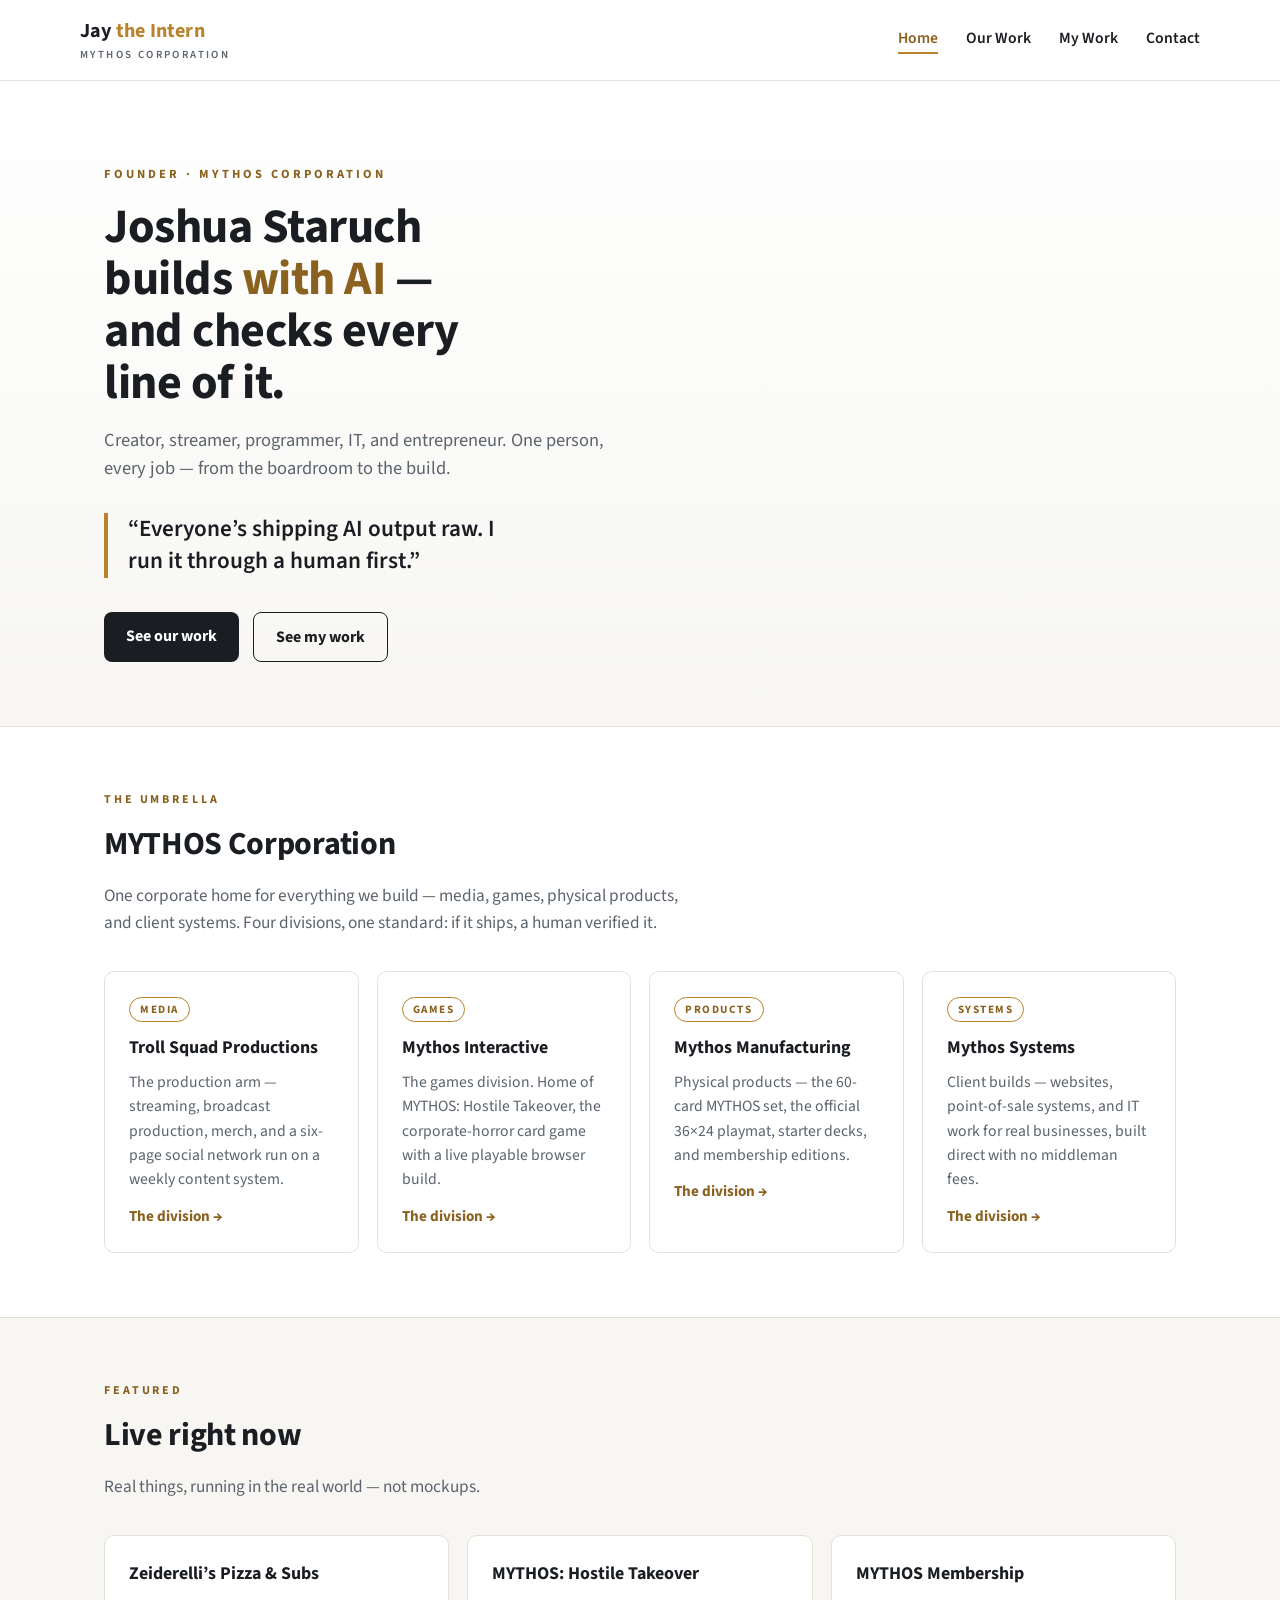
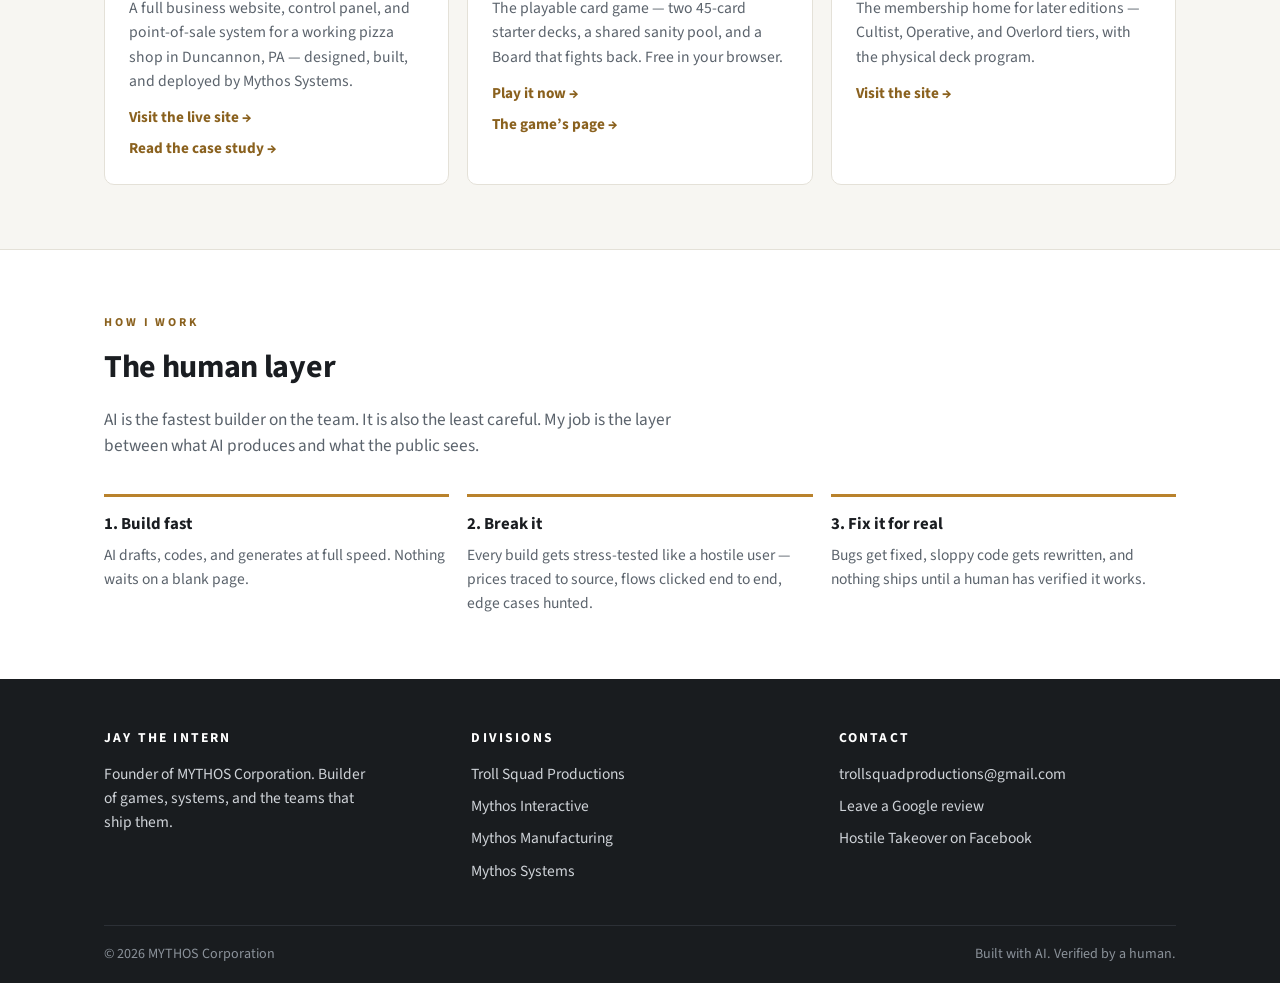
<file: index.html>
<!DOCTYPE html>
<html lang="en">
<head>
<meta charset="utf-8">
<meta name="viewport" content="width=device-width, initial-scale=1">
<title>Jay the Intern — Builder | MYTHOS Corporation</title>
<meta name="description" content="Joshua Staruch builds with AI — and runs every line of it through a human first. Founder of MYTHOS Corporation and Troll Squad Productions.">
<!-- SEO -->
<link rel="canonical" href="https://mythosgaming.dpdns.org/">
<meta property="og:type" content="website">
<meta property="og:site_name" content="MYTHOS Corporation">
<meta property="og:title" content="Jay the Intern — Builder | MYTHOS Corporation">
<meta property="og:description" content="Joshua Staruch builds with AI — and runs every line of it through a human first. Founder of MYTHOS Corporation and Troll Squad Productions.">
<meta property="og:url" content="https://mythosgaming.dpdns.org/">
<meta property="og:image" content="https://mythosgaming.dpdns.org/og-image.png">
<meta name="twitter:card" content="summary_large_image">
<meta name="twitter:title" content="Jay the Intern — Builder | MYTHOS Corporation">
<meta name="twitter:description" content="Joshua Staruch builds with AI — and runs every line of it through a human first. Founder of MYTHOS Corporation and Troll Squad Productions.">
<meta name="twitter:image" content="https://mythosgaming.dpdns.org/og-image.png">
<link rel="icon" href="/favicon.ico" sizes="any">
<link rel="icon" type="image/png" sizes="32x32" href="/favicon-32.png">
<link rel="apple-touch-icon" sizes="180x180" href="/favicon-180.png">
<script type="application/ld+json">
{
  "@context": "https://schema.org",
  "@type": "Organization",
  "name": "MYTHOS Corporation",
  "url": "https://mythosgaming.dpdns.org/",
  "logo": "https://mythosgaming.dpdns.org/favicon-180.png",
  "slogan": "Built with AI. Verified by a human.",
  "sameAs": [
    "https://thenamelesscompany.wixsite.com/mythos-1",
    "https://justwiggleit.github.io/sturdy-eureka/"
  ]
}
</script>
<!-- /SEO -->
<link rel="stylesheet" href="styles.css">
<link rel="preconnect" href="https://fonts.googleapis.com">
<link rel="preconnect" href="https://fonts.gstatic.com" crossorigin>
<link href="https://fonts.googleapis.com/css2?family=Source+Sans+3:wght@400;600;700&display=swap" rel="stylesheet">
</head>
<body>

<header class="site-header">
  <div class="wrap header-inner">
    <a class="wordmark" href="index.html">Jay <span>the Intern</span><small>MYTHOS Corporation</small></a>
    <nav class="main-nav" aria-label="Site">
      <a href="index.html" class="active">Home</a>
      <a href="our-work.html">Our Work</a>
      <a href="my-work.html">My Work</a>
      <a href="#contact">Contact</a>
    </nav>
  </div>
</header>

<section class="hero">
  <div class="wrap">
    <p class="eyebrow">Founder · MYTHOS Corporation</p>
    <h1>Joshua Staruch builds <em>with AI</em> — and checks every line of it.</h1>
    <p class="roles">Creator, streamer, programmer, IT, and entrepreneur. One person, every job — from the boardroom to the build.</p>
    <p class="statement">&ldquo;Everyone&rsquo;s shipping AI output raw. I run it through a human first.&rdquo;</p>
    <div class="hero-ctas">
      <a class="btn btn-solid" href="our-work.html">See our work</a>
      <a class="btn btn-outline" href="my-work.html">See my work</a>
    </div>
  </div>
</section>

<section class="block">
  <div class="wrap">
    <p class="section-label">The Umbrella</p>
    <h2>MYTHOS Corporation</h2>
    <p class="lede">One corporate home for everything we build — media, games, physical products, and client systems. Four divisions, one standard: if it ships, a human verified it.</p>
    <div class="grid">
      <div class="card">
        <span class="tag">Media</span>
        <h3>Troll Squad Productions</h3>
        <p>The production arm — streaming, broadcast production, merch, and a six-page social network run on a weekly content system.</p>
        <p style="margin-top:12px"><a class="more" href="troll-squad-productions.html">The division &rarr;</a></p>
      </div>
      <div class="card">
        <span class="tag">Games</span>
        <h3>Mythos Interactive</h3>
        <p>The games division. Home of MYTHOS: Hostile Takeover, the corporate-horror card game with a live playable browser build.</p>
        <p style="margin-top:12px"><a class="more" href="mythos-interactive.html">The division &rarr;</a></p>
      </div>
      <div class="card">
        <span class="tag">Products</span>
        <h3>Mythos Manufacturing</h3>
        <p>Physical products — the 60-card MYTHOS set, the official 36&times;24 playmat, starter decks, and membership editions.</p>
        <p style="margin-top:12px"><a class="more" href="mythos-manufacturing.html">The division &rarr;</a></p>
      </div>
      <div class="card">
        <span class="tag">Systems</span>
        <h3>Mythos Systems</h3>
        <p>Client builds — websites, point-of-sale systems, and IT work for real businesses, built direct with no middleman fees.</p>
        <p style="margin-top:12px"><a class="more" href="mythos-systems.html">The division &rarr;</a></p>
      </div>
    </div>
  </div>
</section>

<section class="block alt">
  <div class="wrap">
    <p class="section-label">Featured</p>
    <h2>Live right now</h2>
    <p class="lede">Real things, running in the real world — not mockups.</p>
    <div class="grid">
      <div class="card">
        <h3>Zeiderelli&rsquo;s Pizza &amp; Subs</h3>
        <p>A full business website, control panel, and point-of-sale system for a working pizza shop in Duncannon, PA — designed, built, and deployed by Mythos Systems.</p>
        <p style="margin-top:12px"><a class="more" href="https://zeiderellis.dpdns.org/" target="_blank" rel="noopener">Visit the live site &rarr;</a></p>
        <p style="margin-top:6px"><a class="more" href="zeiderellis-case-study.html">Read the case study &rarr;</a></p>
      </div>
      <div class="card">
        <h3>MYTHOS: Hostile Takeover</h3>
        <p>The playable card game — two 45-card starter decks, a shared sanity pool, and a Board that fights back. Free in your browser.</p>
        <p style="margin-top:12px"><a class="more" href="https://justwiggleit.github.io/sturdy-eureka/" target="_blank" rel="noopener">Play it now &rarr;</a></p>
        <p style="margin-top:6px"><a class="more" href="hostile-takeover.html">The game&rsquo;s page &rarr;</a></p>
      </div>
      <div class="card">
        <h3>MYTHOS Membership</h3>
        <p>The membership home for later editions — Cultist, Operative, and Overlord tiers, with the physical deck program.</p>
        <p style="margin-top:12px"><a class="more" href="https://thenamelesscompany.wixsite.com/mythos-1" target="_blank" rel="noopener">Visit the site &rarr;</a></p>
      </div>
    </div>
  </div>
</section>

<section class="block">
  <div class="wrap">
    <p class="section-label">How I Work</p>
    <h2>The human layer</h2>
    <p class="lede">AI is the fastest builder on the team. It is also the least careful. My job is the layer between what AI produces and what the public sees.</p>
    <div class="steps">
      <div class="step">
        <h3>1. Build fast</h3>
        <p>AI drafts, codes, and generates at full speed. Nothing waits on a blank page.</p>
      </div>
      <div class="step">
        <h3>2. Break it</h3>
        <p>Every build gets stress-tested like a hostile user — prices traced to source, flows clicked end to end, edge cases hunted.</p>
      </div>
      <div class="step">
        <h3>3. Fix it for real</h3>
        <p>Bugs get fixed, sloppy code gets rewritten, and nothing ships until a human has verified it works.</p>
      </div>
    </div>
  </div>
</section>

<footer class="site-footer" id="contact">
  <div class="wrap">
    <div class="footer-inner">
      <div>
        <h4>Jay the Intern</h4>
        <p>Founder of MYTHOS Corporation. Builder of games, systems, and the teams that ship them.</p>
      </div>
      <div>
        <h4>Divisions</h4>
        <a href="our-work.html">Troll Squad Productions</a>
        <a href="our-work.html">Mythos Interactive</a>
        <a href="our-work.html">Mythos Manufacturing</a>
        <a href="our-work.html">Mythos Systems</a>
      </div>
      <div>
        <h4>Contact</h4>
        <a href="mailto:trollsquadproductions@gmail.com">trollsquadproductions@gmail.com</a>
        <a href="https://g.page/r/Cdmuf9Ouadc4EBI/review" target="_blank" rel="noopener">Leave a Google review</a>
        <a href="https://www.facebook.com/1398358836689801" target="_blank" rel="noopener">Hostile Takeover on Facebook</a>
      </div>
    </div>
    <div class="footer-base">
      <span>&copy; 2026 MYTHOS Corporation</span>
      <span>Built with AI. Verified by a human.</span>
    </div>
  </div>
</footer>

</body>
</html>
</file>
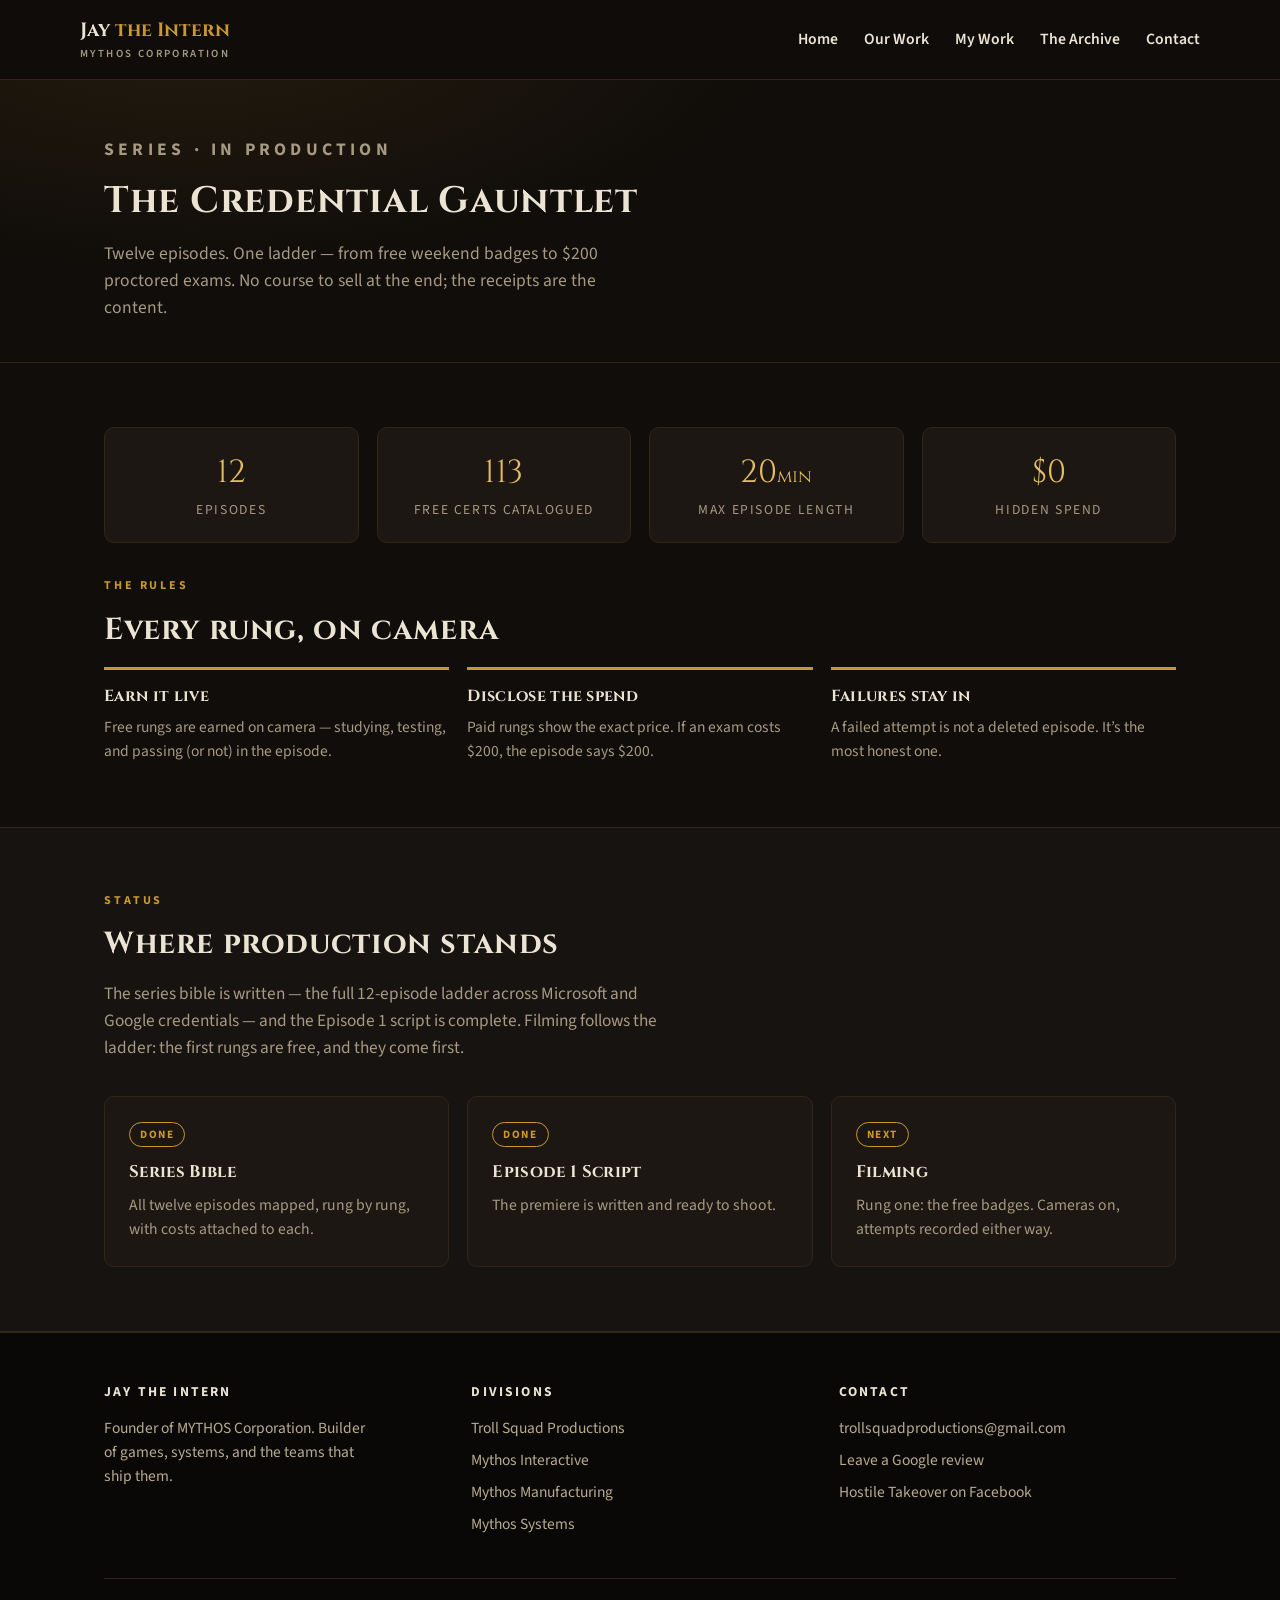
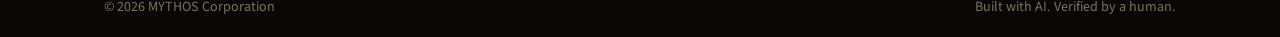
<file: credential-gauntlet.html>
<!DOCTYPE html>
<html lang="en">
<head>
<meta charset="utf-8">
<meta name="viewport" content="width=device-width, initial-scale=1">
<title>The Credential Gauntlet — A Series by Jay the Intern</title>
<meta name="description" content="The Credential Gauntlet: a 12-episode weekly series climbing the Microsoft and Google certification ladder on camera — free badges to proctored exams, every dollar disclosed.">
<!-- SEO -->
<link rel="canonical" href="https://mythosgaming.dpdns.org/credential-gauntlet.html">
<meta property="og:type" content="website">
<meta property="og:site_name" content="MYTHOS Corporation">
<meta property="og:title" content="The Credential Gauntlet — A Series by Jay the Intern">
<meta property="og:description" content="The Credential Gauntlet: a 12-episode weekly series climbing the Microsoft and Google certification ladder on camera — free badges to proctored exams, every dollar disclosed.">
<meta property="og:url" content="https://mythosgaming.dpdns.org/credential-gauntlet.html">
<meta property="og:image" content="https://mythosgaming.dpdns.org/og-image.png">
<meta name="twitter:card" content="summary_large_image">
<meta name="twitter:title" content="The Credential Gauntlet — A Series by Jay the Intern">
<meta name="twitter:description" content="The Credential Gauntlet: a 12-episode weekly series climbing the Microsoft and Google certification ladder on camera — free badges to proctored exams, every dollar disclosed.">
<meta name="twitter:image" content="https://mythosgaming.dpdns.org/og-image.png">
<link rel="icon" href="/favicon.ico" sizes="any">
<link rel="icon" type="image/png" sizes="32x32" href="/favicon-32.png">
<link rel="apple-touch-icon" sizes="180x180" href="/favicon-180.png">
<!-- /SEO -->
<link rel="stylesheet" href="gothic.css">
<link rel="preconnect" href="https://fonts.googleapis.com">
<link rel="preconnect" href="https://fonts.gstatic.com" crossorigin>
<link href="https://fonts.googleapis.com/css2?family=Cinzel:wght@600;700&family=Source+Sans+3:wght@400;600;700&display=swap" rel="stylesheet">
</head>
<body>

<header class="site-header">
  <div class="wrap header-inner">
    <a class="wordmark" href="index.html">Jay <span>the Intern</span><small>MYTHOS Corporation</small></a>
    <nav class="main-nav" aria-label="Site">
      <a href="index.html">Home</a>
      <a href="our-work.html">Our Work</a>
      <a href="my-work.html">My Work</a>
      <a href="the-archive.html">The Archive</a>
      <a href="#contact">Contact</a>
    </nav>
  </div>
</header>

<div class="page-hero">
  <div class="wrap">
    <p class="section-label">Series · In Production</p>
    <h1>The Credential Gauntlet</h1>
    <p>Twelve episodes. One ladder — from free weekend badges to $200 proctored exams. No course to sell at the end; the receipts are the content.</p>
  </div>
</div>

<section class="block">
  <div class="wrap">
    <div class="stat-row">
      <div class="stat"><span class="num">12</span><span class="lbl">Episodes</span></div>
      <div class="stat"><span class="num">113</span><span class="lbl">Free Certs Catalogued</span></div>
      <div class="stat"><span class="num">20<span style="font-size:1.1rem">min</span></span><span class="lbl">Max Episode Length</span></div>
      <div class="stat"><span class="num">$0</span><span class="lbl">Hidden Spend</span></div>
    </div>
    <p class="section-label">The Rules</p>
    <h2>Every rung, on camera</h2>
    <div class="steps">
      <div class="step"><h3>Earn it live</h3><p>Free rungs are earned on camera — studying, testing, and passing (or not) in the episode.</p></div>
      <div class="step"><h3>Disclose the spend</h3><p>Paid rungs show the exact price. If an exam costs $200, the episode says $200.</p></div>
      <div class="step"><h3>Failures stay in</h3><p>A failed attempt is not a deleted episode. It&rsquo;s the most honest one.</p></div>
    </div>
  </div>
</section>

<section class="block alt">
  <div class="wrap">
    <p class="section-label">Status</p>
    <h2>Where production stands</h2>
    <p class="lede">The series bible is written — the full 12-episode ladder across Microsoft and Google credentials — and the Episode 1 script is complete. Filming follows the ladder: the first rungs are free, and they come first.</p>
    <div class="grid">
      <div class="card"><span class="tag">Done</span><h3>Series Bible</h3><p>All twelve episodes mapped, rung by rung, with costs attached to each.</p></div>
      <div class="card"><span class="tag">Done</span><h3>Episode 1 Script</h3><p>The premiere is written and ready to shoot.</p></div>
      <div class="card"><span class="tag">Next</span><h3>Filming</h3><p>Rung one: the free badges. Cameras on, attempts recorded either way.</p></div>
    </div>
  </div>
</section>

<footer class="site-footer" id="contact">
  <div class="wrap">
    <div class="footer-inner">
      <div>
        <h4>Jay the Intern</h4>
        <p>Founder of MYTHOS Corporation. Builder of games, systems, and the teams that ship them.</p>
      </div>
      <div>
        <h4>Divisions</h4>
        <a href="troll-squad-productions.html">Troll Squad Productions</a>
        <a href="mythos-interactive.html">Mythos Interactive</a>
        <a href="mythos-manufacturing.html">Mythos Manufacturing</a>
        <a href="mythos-systems.html">Mythos Systems</a>
      </div>
      <div>
        <h4>Contact</h4>
        <a href="mailto:trollsquadproductions@gmail.com">trollsquadproductions@gmail.com</a>
        <a href="https://g.page/r/Cdmuf9Ouadc4EBI/review" target="_blank" rel="noopener">Leave a Google review</a>
        <a href="https://www.facebook.com/1398358836689801" target="_blank" rel="noopener">Hostile Takeover on Facebook</a>
      </div>
    </div>
    <div class="footer-base">
      <span>&copy; 2026 MYTHOS Corporation</span>
      <span>Built with AI. Verified by a human.</span>
    </div>
  </div>
</footer>

</body>
</html>
</file>
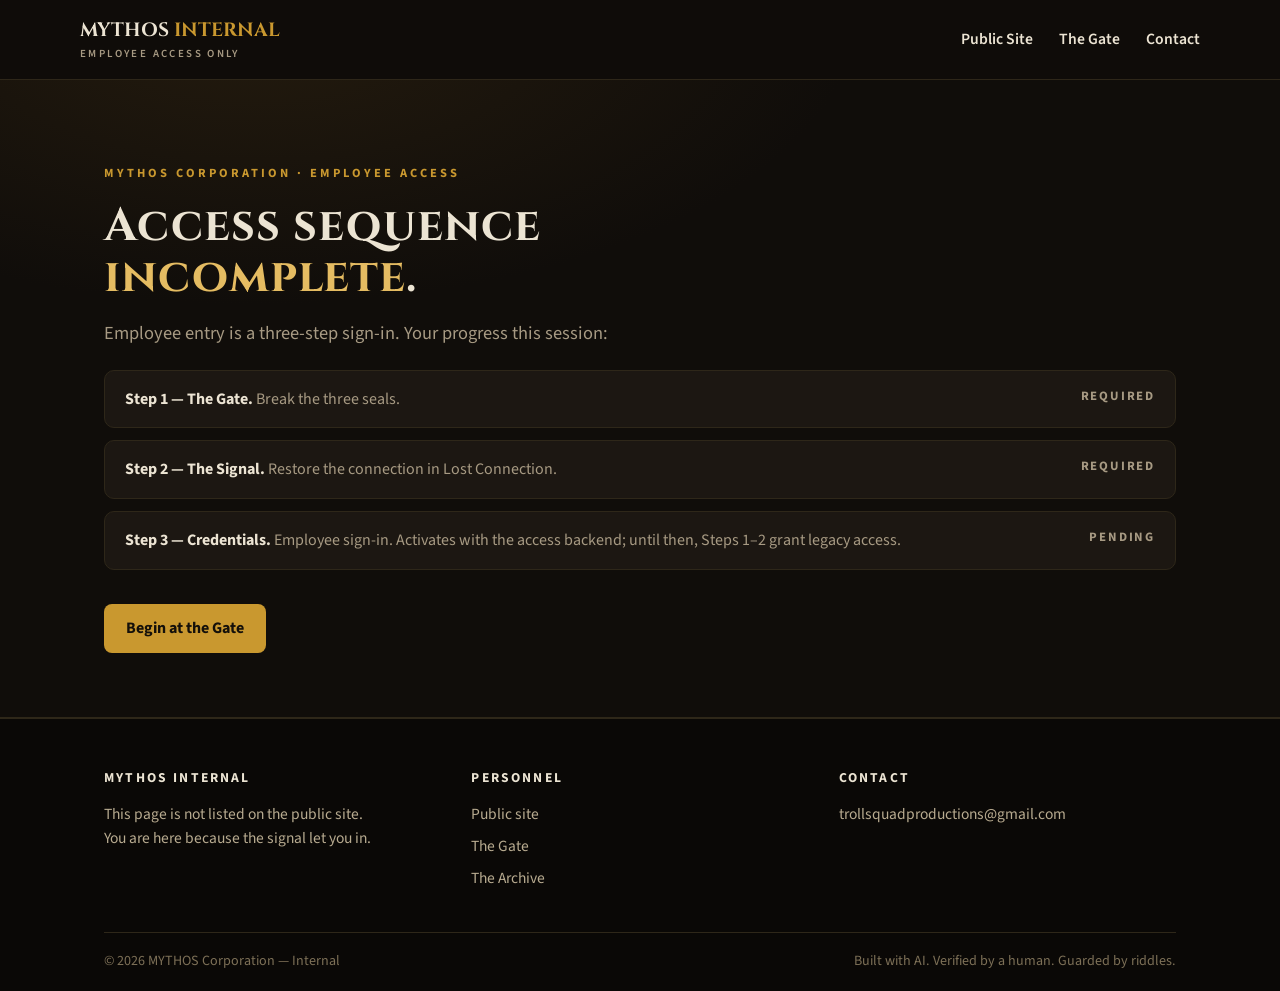
<file: employee.html>
<!DOCTYPE html>
<html lang="en">
<head>
<meta charset="utf-8">
<meta name="viewport" content="width=device-width, initial-scale=1">
<title>INTERNAL — MYTHOS Corporation Employee Site</title>
<meta name="description" content="MYTHOS Corporation internal employee site. Access granted by restored signal.">
<!-- SEO -->
<link rel="canonical" href="https://mythosgaming.dpdns.org/employee.html">
<meta property="og:type" content="website">
<meta property="og:site_name" content="MYTHOS Corporation">
<meta property="og:title" content="INTERNAL — MYTHOS Corporation Employee Site">
<meta property="og:description" content="MYTHOS Corporation internal employee site. Access granted by restored signal.">
<meta property="og:url" content="https://mythosgaming.dpdns.org/employee.html">
<meta property="og:image" content="https://mythosgaming.dpdns.org/og-image.png">
<meta name="twitter:card" content="summary_large_image">
<meta name="twitter:title" content="INTERNAL — MYTHOS Corporation Employee Site">
<meta name="twitter:description" content="MYTHOS Corporation internal employee site. Access granted by restored signal.">
<meta name="twitter:image" content="https://mythosgaming.dpdns.org/og-image.png">
<link rel="icon" href="/favicon.ico" sizes="any">
<link rel="icon" type="image/png" sizes="32x32" href="/favicon-32.png">
<link rel="apple-touch-icon" sizes="180x180" href="/favicon-180.png">
<!-- /SEO -->
<meta name="robots" content="noindex">
<link rel="stylesheet" href="gothic.css">
<link rel="preconnect" href="https://fonts.googleapis.com">
<link rel="preconnect" href="https://fonts.gstatic.com" crossorigin>
<link href="https://fonts.googleapis.com/css2?family=Cinzel:wght@600;700&family=Source+Sans+3:wght@400;600;700&display=swap" rel="stylesheet">
<style>
  #access-gate{display:none}
  .access-steps{list-style:none;margin:22px 0;padding:0}
  .access-steps li{border:1px solid var(--line);border-radius:var(--radius);background:var(--card);padding:16px 20px;margin-bottom:12px;color:var(--muted)}
  .access-steps li strong{color:var(--ink)}
  .access-steps li.done{border-color:var(--accent);color:var(--ink)}
  .access-steps li.done .step-state{color:var(--accent-deep)}
  .step-state{float:right;font-size:.8rem;font-weight:700;letter-spacing:.14em;text-transform:uppercase}
  .signin-form{border:1px solid var(--line);border-radius:var(--radius);background:var(--card);padding:26px;max-width:520px}
  .signin-form label{display:block;font-size:.82rem;font-weight:700;letter-spacing:.14em;text-transform:uppercase;color:var(--accent);margin:14px 0 6px}
  .signin-form label:first-of-type{margin-top:0}
  .signin-form input{width:100%;padding:12px 14px;border-radius:8px;border:1px solid var(--line);background:#100d0a;color:var(--ink);font-size:1rem;font-family:"Source Sans 3",sans-serif}
  .signin-form input:disabled{opacity:.45}
  .signin-form button{margin-top:18px;opacity:.45;cursor:not-allowed}
  .signin-note{margin-top:14px;color:var(--muted);font-size:.94rem}
</style>
</head>
<body>

<header class="site-header">
  <div class="wrap header-inner">
    <a class="wordmark" href="index.html">MYTHOS <span>INTERNAL</span><small>Employee Access Only</small></a>
    <nav class="main-nav" aria-label="Site">
      <a href="index.html">Public Site</a>
      <a href="the-gate.html">The Gate</a>
      <a href="#contact">Contact</a>
    </nav>
  </div>
</header>

<!-- Access sequence screen — shown until the multi-step sign-in is complete -->
<div id="access-gate">
  <section class="hero">
    <div class="wrap">
      <p class="eyebrow">MYTHOS Corporation · Employee Access</p>
      <h1>Access sequence <em>incomplete</em>.</h1>
      <p class="roles">Employee entry is a three-step sign-in. Your progress this session:</p>
      <ul class="access-steps">
        <li id="step-gate"><strong>Step 1 — The Gate.</strong> Break the three seals. <span class="step-state">Required</span></li>
        <li id="step-signal"><strong>Step 2 — The Signal.</strong> Restore the connection in Lost Connection. <span class="step-state">Required</span></li>
        <li id="step-credentials"><strong>Step 3 — Credentials.</strong> Employee sign-in. Activates with the access backend; until then, Steps 1–2 grant legacy access. <span class="step-state">Pending</span></li>
      </ul>
      <div class="hero-ctas">
        <a class="btn btn-solid" href="the-gate.html">Begin at the Gate</a>
      </div>
    </div>
  </section>
</div>

<div id="employee-site" style="display:none">

<section class="hero">
  <div class="wrap">
    <p class="eyebrow">Clearance: Restored Signal</p>
    <h1>Welcome back, <em>employee</em>.</h1>
    <p class="roles">You found the gate, broke three seals, and rebuilt a dead connection with your bare hands. That is the entire hiring process. You were already hired.</p>
    <p class="statement">ORIENTATION MEMO 002 — Read carefully. There will not be a quiz. There is always a quiz.</p>
  </div>
</section>

<section class="block">
  <div class="wrap">
    <p class="section-label">Step 3 · Credentials</p>
    <h2>Employee sign-in</h2>
    <p class="lede">The third step of the access sequence. The framework is in place; the form wakes up when the access backend goes live. Until then, Steps 1–2 carry legacy access — which is how you got here.</p>
    <form class="signin-form" id="signin-form" autocomplete="off">
      <label for="emp-id">Employee ID</label>
      <input type="text" id="emp-id" name="employee_id" disabled placeholder="e.g. JAY-001">
      <label for="emp-pass">Passphrase</label>
      <input type="password" id="emp-pass" name="passphrase" disabled placeholder="••••••••••">
      <button class="btn btn-solid" type="submit" disabled>Sign in</button>
      <p class="signin-note">Status: framework armed — backend pending. In backend mode this form verifies against the access service and issues the session that replaces legacy access.</p>
    </form>
  </div>
</section>

<section class="block">
  <div class="wrap">
    <p class="section-label">Staff Directory</p>
    <h2>Personnel</h2>
    <p class="lede">MYTHOS Corporation maintains a lean org chart. All positions are currently held.</p>
    <div class="grid">
      <div class="card"><span class="tag">Executive</span><h3>Founder &amp; CEO</h3><p>Jay the Intern. Sets the strategy, approves the budget, signs the memos.</p></div>
      <div class="card"><span class="tag">Engineering</span><h3>Lead Programmer</h3><p>Jay the Intern. Ships the code, then fixes what the AI did to the code.</p></div>
      <div class="card"><span class="tag">Media</span><h3>Head of Production</h3><p>Jay the Intern. Runs six pages, one clan, and a weekly content system.</p></div>
      <div class="card"><span class="tag">Manufacturing</span><h3>Factory Floor</h3><p>Jay the Intern. Counts to 45 exactly, every single deck.</p></div>
      <div class="card"><span class="tag">IT</span><h3>Systems Administrator</h3><p>Jay the Intern. Revives consoles, converts kiosks, fears no update loop.</p></div>
      <div class="card"><span class="tag">Support</span><h3>The Intern</h3><p>Jay. Gets the coffee, answers the riddles, holds the whole thing together.</p></div>
    </div>
  </div>
</section>

<section class="block alt">
  <div class="wrap">
    <p class="section-label">Notice Board</p>
    <h2>Standing orders</h2>
    <div class="steps">
      <div class="step"><h3>Memo 014</h3><p>Abominations are monsters, not managers. Do not promote them, do not cc them, do not schedule a 1:1.</p></div>
      <div class="step"><h3>Memo 021</h3><p>Starter decks contain 45 cards. This is not a guideline. See Memo 021, subsections 1 through 45.</p></div>
      <div class="step"><h3>Memo 027</h3><p>All AI output passes through a human before it ships. The human is Jay. Jay is also the AI&rsquo;s supervisor, editor, and apology department.</p></div>
    </div>
  </div>
</section>

<section class="block">
  <div class="wrap">
    <p class="section-label">Divisions Directory</p>
    <h2>Where everything lives</h2>
    <div class="grid">
      <div class="card"><h3>Troll Squad Productions</h3><p>Media &amp; production.</p><p style="margin-top:10px"><a class="more" href="troll-squad-productions.html">Division page &rarr;</a></p></div>
      <div class="card"><h3>Mythos Interactive</h3><p>Games.</p><p style="margin-top:10px"><a class="more" href="mythos-interactive.html">Division page &rarr;</a></p></div>
      <div class="card"><h3>Mythos Manufacturing</h3><p>Physical products.</p><p style="margin-top:10px"><a class="more" href="mythos-manufacturing.html">Division page &rarr;</a></p></div>
      <div class="card"><h3>Mythos Systems</h3><p>Client builds &amp; IT.</p><p style="margin-top:10px"><a class="more" href="mythos-systems.html">Division page &rarr;</a></p></div>
    </div>
  </div>
</section>

</div><!-- /#employee-site -->

<footer class="site-footer" id="contact">
  <div class="wrap">
    <div class="footer-inner">
      <div>
        <h4>MYTHOS Internal</h4>
        <p>This page is not listed on the public site. You are here because the signal let you in.</p>
      </div>
      <div>
        <h4>Personnel</h4>
        <a href="index.html">Public site</a>
        <a href="the-gate.html">The Gate</a>
        <a href="the-archive.html">The Archive</a>
      </div>
      <div>
        <h4>Contact</h4>
        <a href="mailto:trollsquadproductions@gmail.com">trollsquadproductions@gmail.com</a>
      </div>
    </div>
    <div class="footer-base">
      <span>&copy; 2026 MYTHOS Corporation — Internal</span>
      <span>Built with AI. Verified by a human. Guarded by riddles.</span>
    </div>
  </div>
</footer>

<script src="access.js"></script>

</body>
</html>
</file>
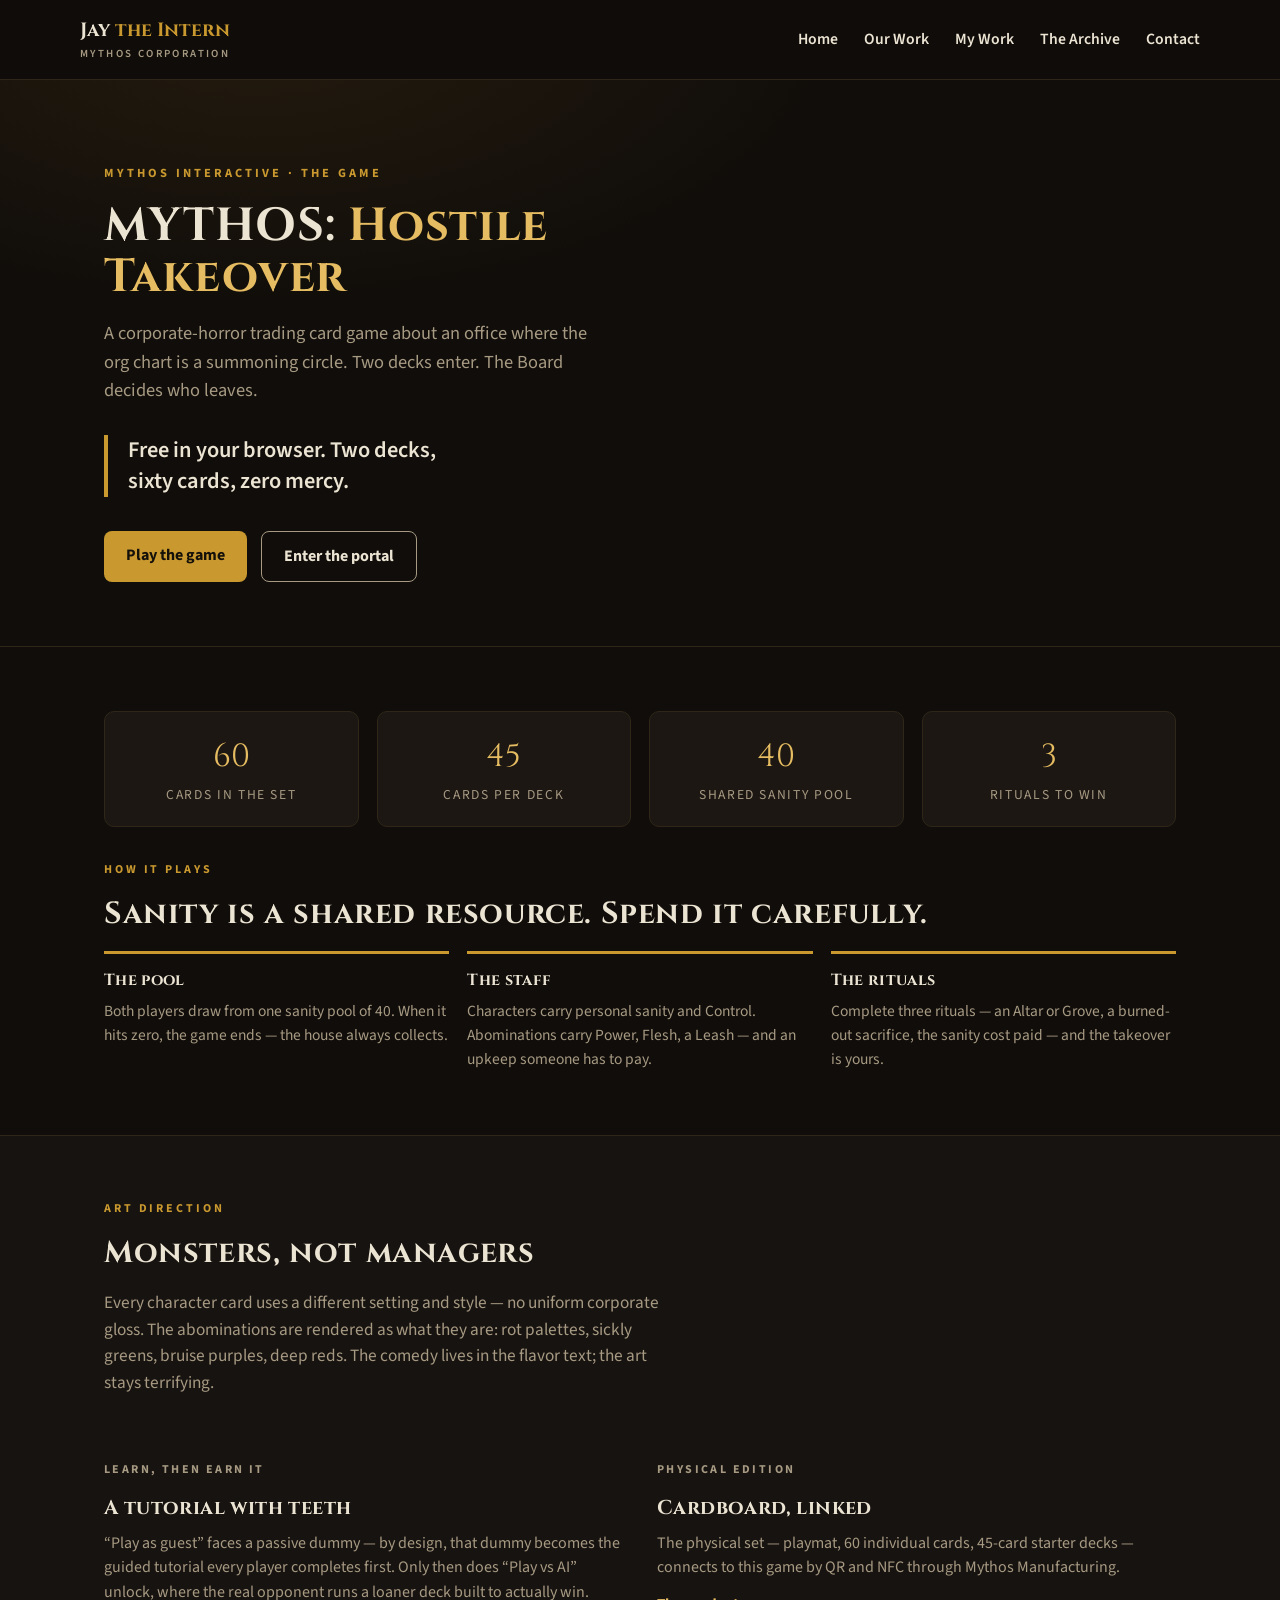
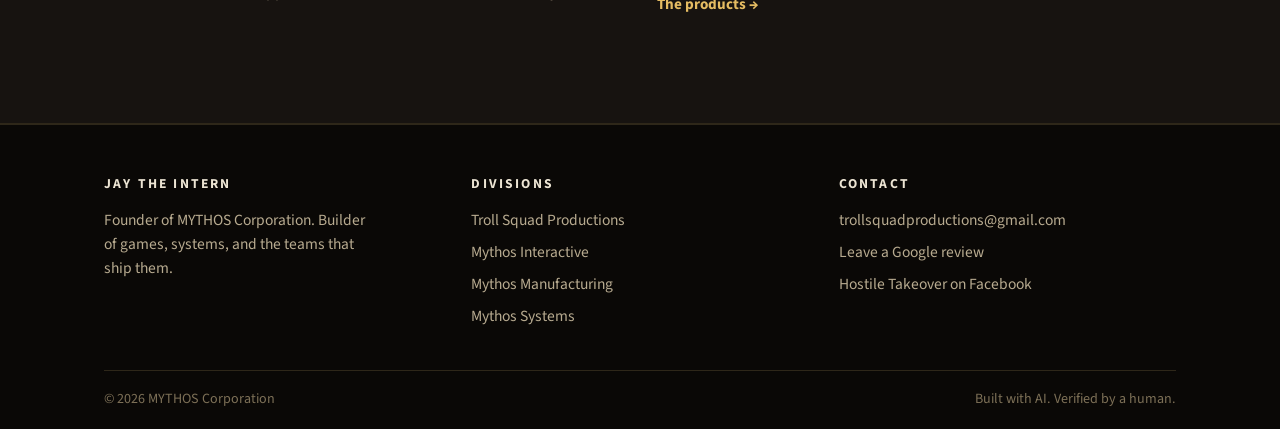
<file: hostile-takeover.html>
<!DOCTYPE html>
<html lang="en">
<head>
<meta charset="utf-8">
<meta name="viewport" content="width=device-width, initial-scale=1">
<title>MYTHOS: Hostile Takeover — The Game | Mythos Interactive</title>
<meta name="description" content="MYTHOS: Hostile Takeover — a corporate-horror trading card game. 60 cards, a shared sanity pool, rituals of takeover, and a Board that fights back. Free in your browser.">
<!-- SEO -->
<link rel="canonical" href="https://mythosgaming.dpdns.org/hostile-takeover.html">
<meta property="og:type" content="website">
<meta property="og:site_name" content="MYTHOS Corporation">
<meta property="og:title" content="MYTHOS: Hostile Takeover — The Game | Mythos Interactive">
<meta property="og:description" content="MYTHOS: Hostile Takeover — a corporate-horror trading card game. 60 cards, a shared sanity pool, rituals of takeover, and a Board that fights back. Free in your browser.">
<meta property="og:url" content="https://mythosgaming.dpdns.org/hostile-takeover.html">
<meta property="og:image" content="https://mythosgaming.dpdns.org/og-image.png">
<meta name="twitter:card" content="summary_large_image">
<meta name="twitter:title" content="MYTHOS: Hostile Takeover — The Game | Mythos Interactive">
<meta name="twitter:description" content="MYTHOS: Hostile Takeover — a corporate-horror trading card game. 60 cards, a shared sanity pool, rituals of takeover, and a Board that fights back. Free in your browser.">
<meta name="twitter:image" content="https://mythosgaming.dpdns.org/og-image.png">
<link rel="icon" href="/favicon.ico" sizes="any">
<link rel="icon" type="image/png" sizes="32x32" href="/favicon-32.png">
<link rel="apple-touch-icon" sizes="180x180" href="/favicon-180.png">
<!-- /SEO -->
<link rel="stylesheet" href="gothic.css">
<link rel="preconnect" href="https://fonts.googleapis.com">
<link rel="preconnect" href="https://fonts.gstatic.com" crossorigin>
<link href="https://fonts.googleapis.com/css2?family=Cinzel:wght@600;700&family=Source+Sans+3:wght@400;600;700&display=swap" rel="stylesheet">
</head>
<body>

<header class="site-header">
  <div class="wrap header-inner">
    <a class="wordmark" href="index.html">Jay <span>the Intern</span><small>MYTHOS Corporation</small></a>
    <nav class="main-nav" aria-label="Site">
      <a href="index.html">Home</a>
      <a href="our-work.html">Our Work</a>
      <a href="my-work.html">My Work</a>
      <a href="the-archive.html">The Archive</a>
      <a href="#contact">Contact</a>
    </nav>
  </div>
</header>

<section class="hero">
  <div class="wrap">
    <p class="eyebrow">Mythos Interactive · The Game</p>
    <h1>MYTHOS: <em>Hostile Takeover</em></h1>
    <p class="roles">A corporate-horror trading card game about an office where the org chart is a summoning circle. Two decks enter. The Board decides who leaves.</p>
    <p class="statement">Free in your browser. Two decks, sixty cards, zero mercy.</p>
    <div class="hero-ctas">
      <a class="btn btn-solid" href="https://justwiggleit.github.io/sturdy-eureka/" target="_blank" rel="noopener">Play the game</a>
      <a class="btn btn-outline" href="https://sites.google.com/view/mythosportal/" target="_blank" rel="noopener">Enter the portal</a>
    </div>
  </div>
</section>

<section class="block">
  <div class="wrap">
    <div class="stat-row">
      <div class="stat"><span class="num">60</span><span class="lbl">Cards in the Set</span></div>
      <div class="stat"><span class="num">45</span><span class="lbl">Cards per Deck</span></div>
      <div class="stat"><span class="num">40</span><span class="lbl">Shared Sanity Pool</span></div>
      <div class="stat"><span class="num">3</span><span class="lbl">Rituals to Win</span></div>
    </div>
    <p class="section-label">How It Plays</p>
    <h2>Sanity is a shared resource. Spend it carefully.</h2>
    <div class="steps">
      <div class="step"><h3>The pool</h3><p>Both players draw from one sanity pool of 40. When it hits zero, the game ends — the house always collects.</p></div>
      <div class="step"><h3>The staff</h3><p>Characters carry personal sanity and Control. Abominations carry Power, Flesh, a Leash — and an upkeep someone has to pay.</p></div>
      <div class="step"><h3>The rituals</h3><p>Complete three rituals — an Altar or Grove, a burned-out sacrifice, the sanity cost paid — and the takeover is yours.</p></div>
    </div>
  </div>
</section>

<section class="block alt">
  <div class="wrap">
    <p class="section-label">Art Direction</p>
    <h2>Monsters, not managers</h2>
    <p class="lede">Every character card uses a different setting and style — no uniform corporate gloss. The abominations are rendered as what they are: rot palettes, sickly greens, bruise purples, deep reds. The comedy lives in the flavor text; the art stays terrifying.</p>
    <div class="feature">
      <div>
        <p class="kicker">Learn, Then Earn It</p>
        <h3>A tutorial with teeth</h3>
        <p>&ldquo;Play as guest&rdquo; faces a passive dummy — by design, that dummy becomes the guided tutorial every player completes first. Only then does &ldquo;Play vs AI&rdquo; unlock, where the real opponent runs a loaner deck built to actually win.</p>
      </div>
      <div>
        <p class="kicker">Physical Edition</p>
        <h3>Cardboard, linked</h3>
        <p>The physical set — playmat, 60 individual cards, 45-card starter decks — connects to this game by QR and NFC through Mythos Manufacturing.</p>
        <p><a class="more" href="mythos-manufacturing.html">The products &rarr;</a></p>
      </div>
    </div>
  </div>
</section>

<footer class="site-footer" id="contact">
  <div class="wrap">
    <div class="footer-inner">
      <div>
        <h4>Jay the Intern</h4>
        <p>Founder of MYTHOS Corporation. Builder of games, systems, and the teams that ship them.</p>
      </div>
      <div>
        <h4>Divisions</h4>
        <a href="troll-squad-productions.html">Troll Squad Productions</a>
        <a href="mythos-interactive.html">Mythos Interactive</a>
        <a href="mythos-manufacturing.html">Mythos Manufacturing</a>
        <a href="mythos-systems.html">Mythos Systems</a>
      </div>
      <div>
        <h4>Contact</h4>
        <a href="mailto:trollsquadproductions@gmail.com">trollsquadproductions@gmail.com</a>
        <a href="https://g.page/r/Cdmuf9Ouadc4EBI/review" target="_blank" rel="noopener">Leave a Google review</a>
        <a href="https://www.facebook.com/1398358836689801" target="_blank" rel="noopener">Hostile Takeover on Facebook</a>
      </div>
    </div>
    <div class="footer-base">
      <span>&copy; 2026 MYTHOS Corporation</span>
      <span>Built with AI. Verified by a human.</span>
    </div>
  </div>
</footer>

</body>
</html>
</file>
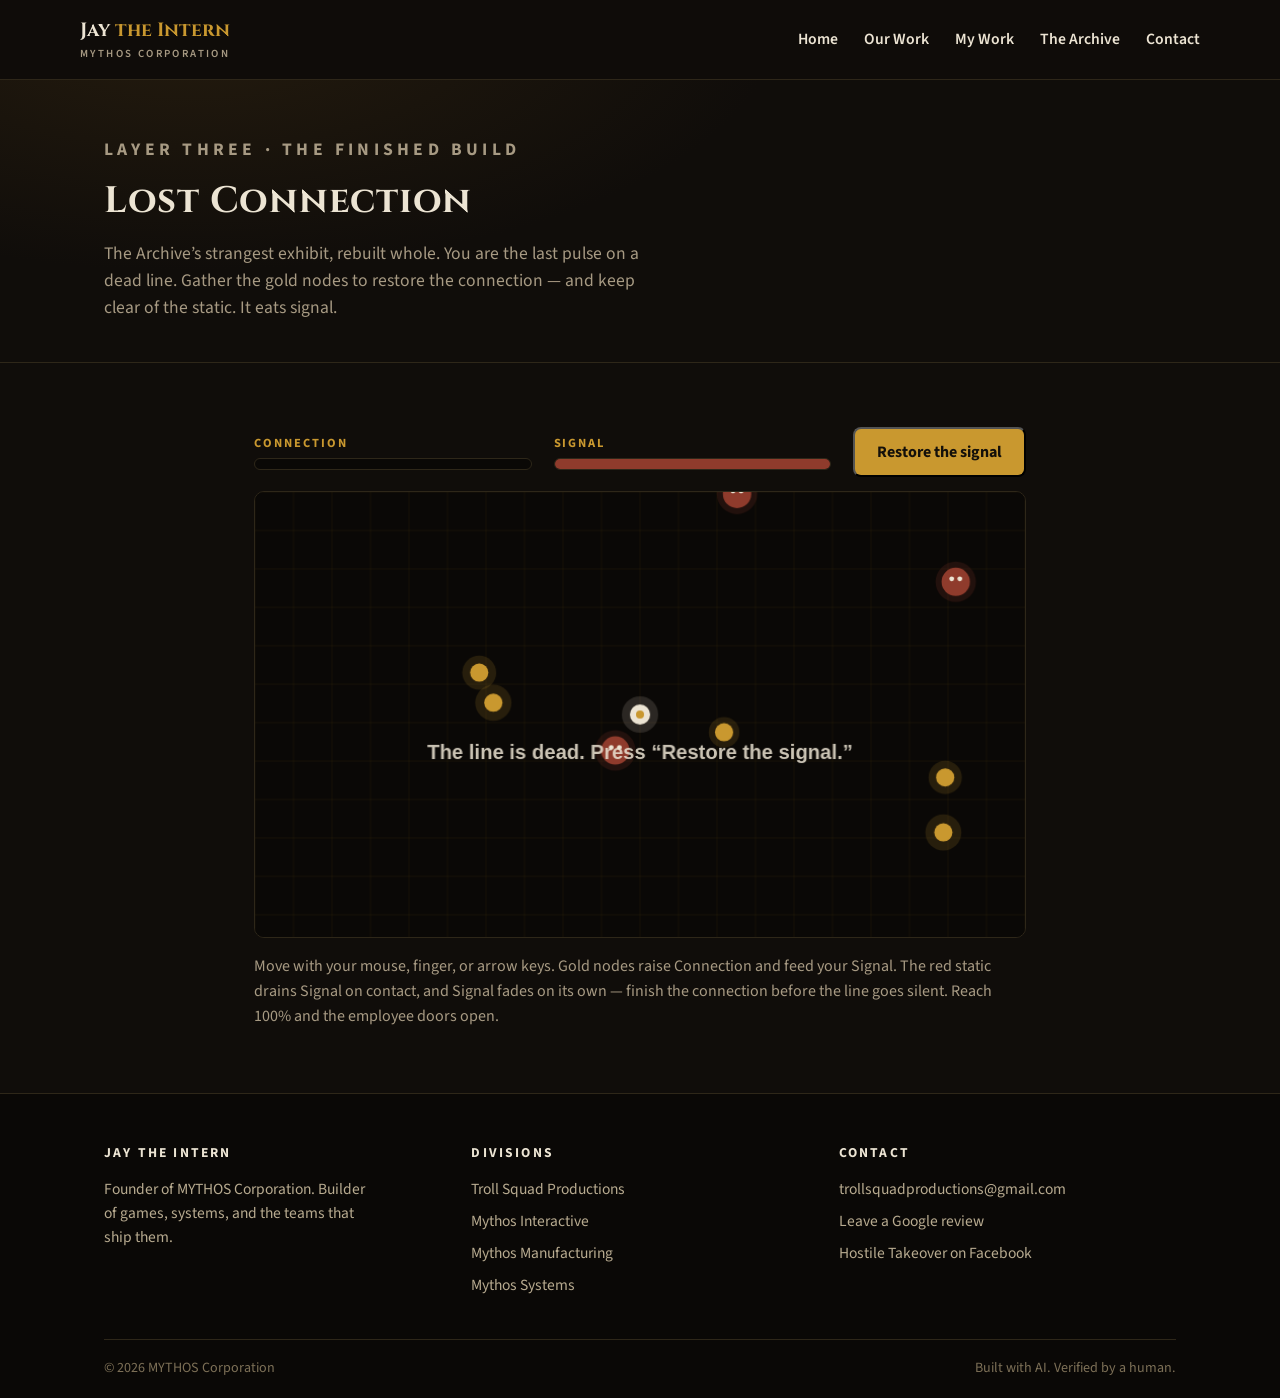
<file: lost-connection.html>
<!DOCTYPE html>
<html lang="en">
<head>
<meta charset="utf-8">
<meta name="viewport" content="width=device-width, initial-scale=1">
<title>Lost Connection — The Finished Build | MYTHOS Corporation</title>
<meta name="description" content="Lost Connection, finished: restore the signal node by node. Reach 100% connection and the employee doors open.">
<!-- SEO -->
<link rel="canonical" href="https://mythosgaming.dpdns.org/lost-connection.html">
<meta property="og:type" content="website">
<meta property="og:site_name" content="MYTHOS Corporation">
<meta property="og:title" content="Lost Connection — The Finished Build | MYTHOS Corporation">
<meta property="og:description" content="Lost Connection, finished: restore the signal node by node. Reach 100% connection and the employee doors open.">
<meta property="og:url" content="https://mythosgaming.dpdns.org/lost-connection.html">
<meta property="og:image" content="https://mythosgaming.dpdns.org/og-image.png">
<meta name="twitter:card" content="summary_large_image">
<meta name="twitter:title" content="Lost Connection — The Finished Build | MYTHOS Corporation">
<meta name="twitter:description" content="Lost Connection, finished: restore the signal node by node. Reach 100% connection and the employee doors open.">
<meta name="twitter:image" content="https://mythosgaming.dpdns.org/og-image.png">
<link rel="icon" href="/favicon.ico" sizes="any">
<link rel="icon" type="image/png" sizes="32x32" href="/favicon-32.png">
<link rel="apple-touch-icon" sizes="180x180" href="/favicon-180.png">
<!-- /SEO -->
<link rel="stylesheet" href="gothic.css">
<link rel="preconnect" href="https://fonts.googleapis.com">
<link rel="preconnect" href="https://fonts.gstatic.com" crossorigin>
<link href="https://fonts.googleapis.com/css2?family=Cinzel:wght@600;700&family=Source+Sans+3:wght@400;600;700&display=swap" rel="stylesheet">
<style>
  .game-shell{max-width:820px;margin:0 auto}
  .hud{display:flex;gap:22px;flex-wrap:wrap;align-items:center;margin-bottom:14px}
  .hud .bar-wrap{flex:1;min-width:200px}
  .hud label{font-size:.78rem;font-weight:700;letter-spacing:.16em;text-transform:uppercase;color:var(--accent);display:block;margin-bottom:5px}
  .bar{height:12px;border:1px solid var(--line);border-radius:999px;background:#0a0806;overflow:hidden}
  .bar > div{height:100%;width:0%;background:var(--accent);transition:width .2s}
  .bar.signal > div{background:#8f3b2c}
  #game{width:100%;height:auto;display:block;background:#0a0806;border:1px solid var(--line);border-radius:var(--radius);touch-action:none}
  .overlay-note{margin-top:16px;color:var(--muted)}
  #win-panel,#lose-panel{display:none;margin-top:22px;border:1px solid var(--accent);border-radius:var(--radius);background:var(--card);padding:26px}
</style>
</head>
<body>

<header class="site-header">
  <div class="wrap header-inner">
    <a class="wordmark" href="index.html">Jay <span>the Intern</span><small>MYTHOS Corporation</small></a>
    <nav class="main-nav" aria-label="Site">
      <a href="index.html">Home</a>
      <a href="our-work.html">Our Work</a>
      <a href="my-work.html">My Work</a>
      <a href="the-archive.html">The Archive</a>
      <a href="#contact">Contact</a>
    </nav>
  </div>
</header>

<div class="page-hero">
  <div class="wrap">
    <p class="section-label">Layer Three · The Finished Build</p>
    <h1>Lost Connection</h1>
    <p>The Archive&rsquo;s strangest exhibit, rebuilt whole. You are the last pulse on a dead line. Gather the gold nodes to restore the connection — and keep clear of the static. It eats signal.</p>
  </div>
</div>

<section class="block">
  <div class="wrap game-shell">
    <div class="hud">
      <div class="bar-wrap">
        <label>Connection</label>
        <div class="bar"><div id="conn-fill"></div></div>
      </div>
      <div class="bar-wrap">
        <label>Signal</label>
        <div class="bar signal"><div id="sig-fill" style="width:100%"></div></div>
      </div>
      <button class="btn btn-solid" id="start-btn" type="button">Restore the signal</button>
    </div>
    <canvas id="game" width="760" height="440"></canvas>
    <p class="overlay-note">Move with your mouse, finger, or arrow keys. Gold nodes raise Connection and feed your Signal. The red static drains Signal on contact, and Signal fades on its own — finish the connection before the line goes silent. Reach 100% and the employee doors open.</p>

    <div id="win-panel">
      <p class="section-label">Connection Restored</p>
      <h2 style="font-size:1.6rem;margin-bottom:10px">The line is alive.</h2>
      <p style="color:var(--muted);margin-bottom:18px">Signal locked, nodes aligned, static banished. The system recognizes you now — employee access granted.</p>
      <a class="btn btn-solid" href="employee.html">Enter the employee site</a>
    </div>
    <div id="lose-panel">
      <p class="section-label">Signal Lost</p>
      <h2 style="font-size:1.6rem;margin-bottom:10px">The line went silent.</h2>
      <p style="color:var(--muted);margin-bottom:18px">The static thanks you for the meal. The nodes are still out there — try again.</p>
      <button class="btn btn-solid" id="retry-btn" type="button">Try again</button>
    </div>
  </div>
</section>

<footer class="site-footer" id="contact">
  <div class="wrap">
    <div class="footer-inner">
      <div>
        <h4>Jay the Intern</h4>
        <p>Founder of MYTHOS Corporation. Builder of games, systems, and the teams that ship them.</p>
      </div>
      <div>
        <h4>Divisions</h4>
        <a href="troll-squad-productions.html">Troll Squad Productions</a>
        <a href="mythos-interactive.html">Mythos Interactive</a>
        <a href="mythos-manufacturing.html">Mythos Manufacturing</a>
        <a href="mythos-systems.html">Mythos Systems</a>
      </div>
      <div>
        <h4>Contact</h4>
        <a href="mailto:trollsquadproductions@gmail.com">trollsquadproductions@gmail.com</a>
        <a href="https://g.page/r/Cdmuf9Ouadc4EBI/review" target="_blank" rel="noopener">Leave a Google review</a>
        <a href="https://www.facebook.com/1398358836689801" target="_blank" rel="noopener">Hostile Takeover on Facebook</a>
      </div>
    </div>
    <div class="footer-base">
      <span>&copy; 2026 MYTHOS Corporation</span>
      <span>Built with AI. Verified by a human.</span>
    </div>
  </div>
</footer>

<script src="access.js"></script>
<script>
(function(){
  var cv = document.getElementById('game'), ctx = cv.getContext('2d');
  var W = cv.width, H = cv.height;
  var connFill = document.getElementById('conn-fill'), sigFill = document.getElementById('sig-fill');
  var startBtn = document.getElementById('start-btn');
  var running = false, raf = null, last = 0;
  var player, nodes, wraiths, conn, signal, keys = {}, pointer = null;

  function rand(a,b){ return a + Math.random()*(b-a); }
  function reset(){
    player = {x: W/2, y: H/2, r: 10};
    nodes = []; wraiths = []; conn = 0; signal = 100;
    for (var i=0;i<5;i++) spawnNode();
    for (var j=0;j<3;j++) spawnWraith();
    connFill.style.width = '0%'; sigFill.style.width = '100%';
    document.getElementById('win-panel').style.display = 'none';
    document.getElementById('lose-panel').style.display = 'none';
  }
  function spawnNode(){
    nodes.push({x: rand(30, W-30), y: rand(30, H-30), r: 9, pulse: Math.random()*6.28});
  }
  function spawnWraith(){
    wraiths.push({x: rand(0,W), y: rand(0,H), r: 14, vx: rand(-40,40)||20, vy: rand(-40,40)||20});
  }
  function dist(a,b){ var dx=a.x-b.x, dy=a.y-b.y; return Math.sqrt(dx*dx+dy*dy); }

  function step(t){
    if (!running) return;
    var dt = Math.min(0.05, (t-last)/1000 || 0.016); last = t;
    // movement
    var sp = 260;
    if (keys['arrowleft']||keys['a']) player.x -= sp*dt;
    if (keys['arrowright']||keys['d']) player.x += sp*dt;
    if (keys['arrowup']||keys['w']) player.y -= sp*dt;
    if (keys['arrowdown']||keys['s']) player.y += sp*dt;
    if (pointer){ player.x += (pointer.x-player.x)*Math.min(1, dt*10); player.y += (pointer.y-player.y)*Math.min(1, dt*10); }
    player.x = Math.max(player.r, Math.min(W-player.r, player.x));
    player.y = Math.max(player.r, Math.min(H-player.r, player.y));
    // wraiths drift and bounce
    wraiths.forEach(function(w){
      w.x += w.vx*dt; w.y += w.vy*dt;
      if (w.x < w.r || w.x > W-w.r) w.vx *= -1;
      if (w.y < w.r || w.y > H-w.r) w.vy *= -1;
      if (dist(player, w) < player.r + w.r) signal -= 26*dt;
    });
    // nodes
    nodes = nodes.filter(function(n){
      n.pulse += dt*3;
      if (dist(player, n) < player.r + n.r + 2){
        conn = Math.min(100, conn + 10);
        signal = Math.min(100, signal + 7);
        spawnNode();
        if (conn >= 40 && wraiths.length < 4) spawnWraith();
        if (conn >= 75 && wraiths.length < 5) spawnWraith();
        return false;
      }
      return true;
    });
    signal -= 2.4*dt;
    connFill.style.width = conn + '%';
    sigFill.style.width = Math.max(0, signal) + '%';
    draw();
    if (conn >= 100) return end(true);
    if (signal <= 0) return end(false);
    raf = requestAnimationFrame(step);
  }
  function draw(){
    ctx.fillStyle = '#0a0806'; ctx.fillRect(0,0,W,H);
    ctx.strokeStyle = 'rgba(201,152,47,0.07)';
    for (var gx=0; gx<=W; gx+=38){ ctx.beginPath(); ctx.moveTo(gx,0); ctx.lineTo(gx,H); ctx.stroke(); }
    for (var gy=0; gy<=H; gy+=38){ ctx.beginPath(); ctx.moveTo(0,gy); ctx.lineTo(W,gy); ctx.stroke(); }
    nodes.forEach(function(n){
      var pr = n.r + Math.sin(n.pulse)*2;
      ctx.beginPath(); ctx.arc(n.x, n.y, pr+7, 0, 6.29); ctx.fillStyle = 'rgba(201,152,47,0.15)'; ctx.fill();
      ctx.beginPath(); ctx.arc(n.x, n.y, n.r, 0, 6.29); ctx.fillStyle = '#c9982f'; ctx.fill();
    });
    wraiths.forEach(function(w){
      ctx.beginPath(); ctx.arc(w.x, w.y, w.r+6, 0, 6.29); ctx.fillStyle = 'rgba(143,59,44,0.18)'; ctx.fill();
      ctx.beginPath(); ctx.arc(w.x, w.y, w.r, 0, 6.29); ctx.fillStyle = '#8f3b2c'; ctx.fill();
      ctx.beginPath(); ctx.arc(w.x-4, w.y-3, 2.4, 0, 6.29); ctx.fillStyle = '#ece4d3'; ctx.fill();
      ctx.beginPath(); ctx.arc(w.x+4, w.y-3, 2.4, 0, 6.29); ctx.fillStyle = '#ece4d3'; ctx.fill();
    });
    ctx.beginPath(); ctx.arc(player.x, player.y, player.r+8, 0, 6.29); ctx.fillStyle = 'rgba(236,228,211,0.14)'; ctx.fill();
    ctx.beginPath(); ctx.arc(player.x, player.y, player.r, 0, 6.29); ctx.fillStyle = '#ece4d3'; ctx.fill();
    ctx.beginPath(); ctx.arc(player.x, player.y, 4, 0, 6.29); ctx.fillStyle = '#c9982f'; ctx.fill();
  }
  function end(won){
    running = false;
    if (won && window.markStep) window.markStep('signal');
    if (raf) cancelAnimationFrame(raf);
    document.getElementById(won ? 'win-panel' : 'lose-panel').style.display = 'block';
    startBtn.textContent = 'Play again';
  }
  function start(){
    reset(); running = true; last = performance.now();
    startBtn.textContent = 'Restart';
    raf = requestAnimationFrame(step);
  }
  startBtn.addEventListener('click', start);
  document.getElementById('retry-btn').addEventListener('click', start);
  window.addEventListener('keydown', function(e){
    keys[e.key.toLowerCase()] = true;
    if (e.key.indexOf('Arrow') === 0) e.preventDefault();
  });
  window.addEventListener('keyup', function(e){ keys[e.key.toLowerCase()] = false; });
  function toLocal(e){
    var r = cv.getBoundingClientRect();
    var sx = W / r.width, sy = H / r.height;
    var cx = (e.touches ? e.touches[0].clientX : e.clientX), cy = (e.touches ? e.touches[0].clientY : e.clientY);
    return {x: (cx - r.left) * sx, y: (cy - r.top) * sy};
  }
  cv.addEventListener('mousemove', function(e){ pointer = toLocal(e); });
  cv.addEventListener('touchmove', function(e){ pointer = toLocal(e); e.preventDefault(); }, {passive:false});
  cv.addEventListener('touchstart', function(e){ pointer = toLocal(e); }, {passive:true});
  reset(); draw();
  ctx.fillStyle = 'rgba(236,228,211,0.85)';
  ctx.font = '600 20px "Source Sans 3", sans-serif';
  ctx.textAlign = 'center';
  ctx.fillText('The line is dead. Press “Restore the signal.”', W/2, H/2 + 44);
})();
</script>

</body>
</html>
</file>
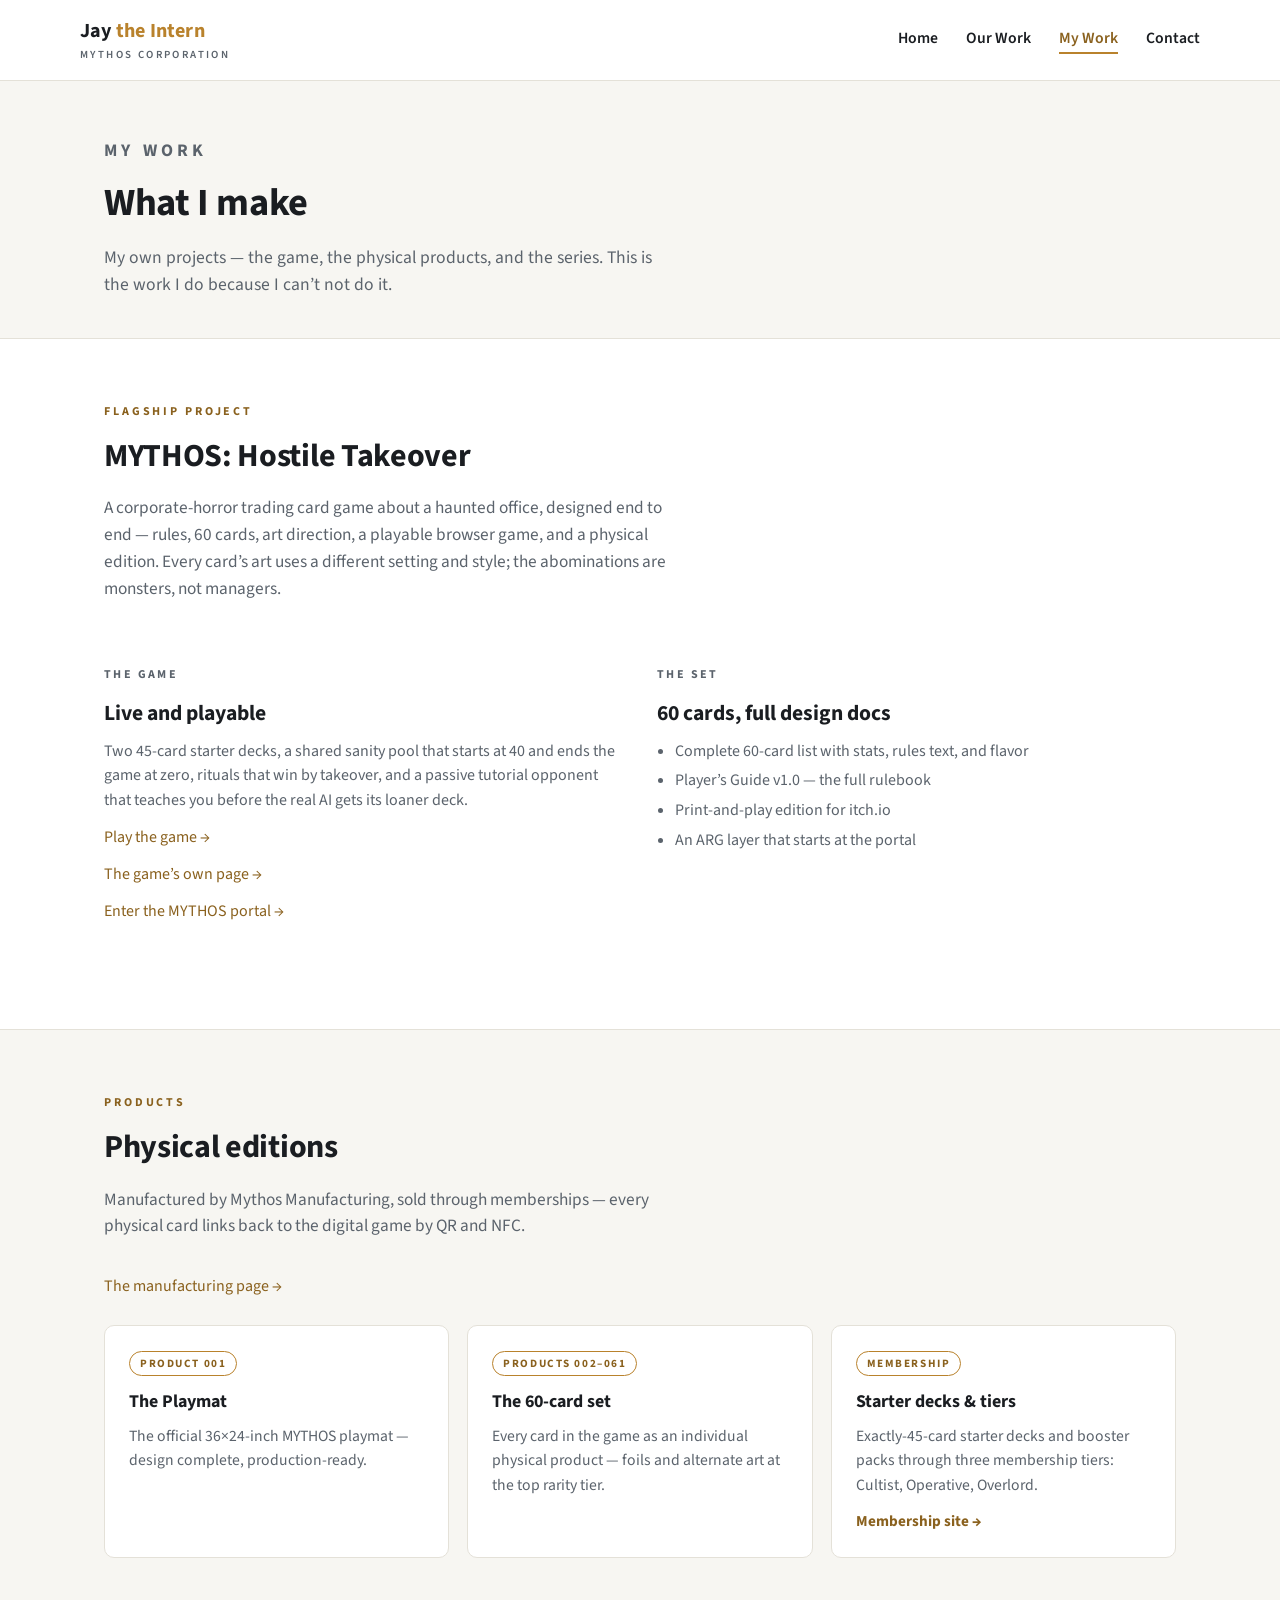
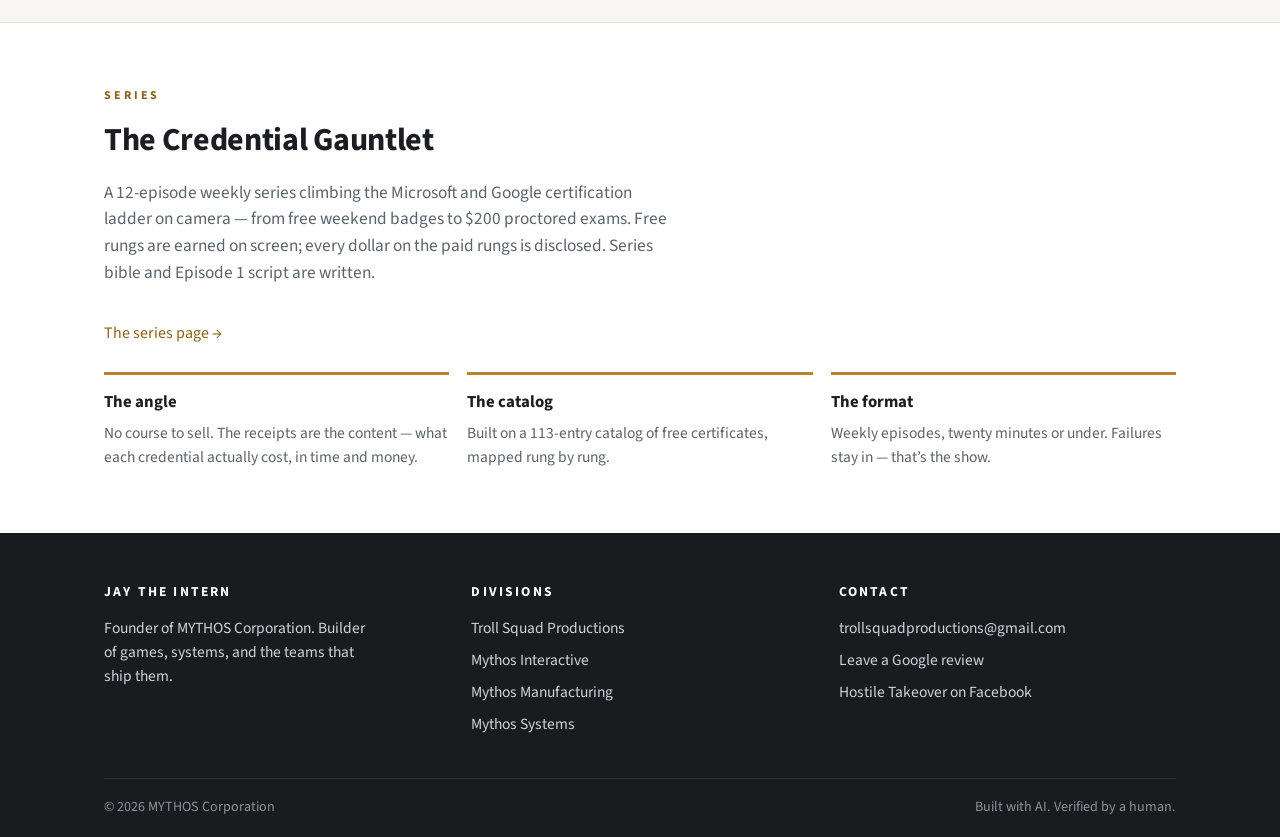
<file: my-work.html>
<!DOCTYPE html>
<html lang="en">
<head>
<meta charset="utf-8">
<meta name="viewport" content="width=device-width, initial-scale=1">
<title>My Work — Jay the Intern | MYTHOS Corporation</title>
<meta name="description" content="Joshua Staruch's personal projects: MYTHOS: Hostile Takeover, the physical card products, and The Credential Gauntlet.">
<!-- SEO -->
<link rel="canonical" href="https://mythosgaming.dpdns.org/my-work.html">
<meta property="og:type" content="website">
<meta property="og:site_name" content="MYTHOS Corporation">
<meta property="og:title" content="My Work — Jay the Intern | MYTHOS Corporation">
<meta property="og:description" content="Joshua Staruch&#x27;s personal projects: MYTHOS: Hostile Takeover, the physical card products, and The Credential Gauntlet.">
<meta property="og:url" content="https://mythosgaming.dpdns.org/my-work.html">
<meta property="og:image" content="https://mythosgaming.dpdns.org/og-image.png">
<meta name="twitter:card" content="summary_large_image">
<meta name="twitter:title" content="My Work — Jay the Intern | MYTHOS Corporation">
<meta name="twitter:description" content="Joshua Staruch&#x27;s personal projects: MYTHOS: Hostile Takeover, the physical card products, and The Credential Gauntlet.">
<meta name="twitter:image" content="https://mythosgaming.dpdns.org/og-image.png">
<link rel="icon" href="/favicon.ico" sizes="any">
<link rel="icon" type="image/png" sizes="32x32" href="/favicon-32.png">
<link rel="apple-touch-icon" sizes="180x180" href="/favicon-180.png">
<!-- /SEO -->
<link rel="stylesheet" href="styles.css">
<link rel="preconnect" href="https://fonts.googleapis.com">
<link rel="preconnect" href="https://fonts.gstatic.com" crossorigin>
<link href="https://fonts.googleapis.com/css2?family=Source+Sans+3:wght@400;600;700&display=swap" rel="stylesheet">
</head>
<body>

<header class="site-header">
  <div class="wrap header-inner">
    <a class="wordmark" href="index.html">Jay <span>the Intern</span><small>MYTHOS Corporation</small></a>
    <nav class="main-nav" aria-label="Site">
      <a href="index.html">Home</a>
      <a href="our-work.html">Our Work</a>
      <a href="my-work.html" class="active">My Work</a>
      <a href="#contact">Contact</a>
    </nav>
  </div>
</header>

<div class="page-hero">
  <div class="wrap">
    <p class="section-label">My Work</p>
    <h1>What I make</h1>
    <p>My own projects — the game, the physical products, and the series. This is the work I do because I can&rsquo;t not do it.</p>
  </div>
</div>

<section class="block">
  <div class="wrap">
    <p class="section-label">Flagship Project</p>
    <h2>MYTHOS: Hostile Takeover</h2>
    <p class="lede">A corporate-horror trading card game about a haunted office, designed end to end — rules, 60 cards, art direction, a playable browser game, and a physical edition. Every card&rsquo;s art uses a different setting and style; the abominations are monsters, not managers.</p>
    <div class="feature">
      <div>
        <p class="kicker">The Game</p>
        <h3>Live and playable</h3>
        <p>Two 45-card starter decks, a shared sanity pool that starts at 40 and ends the game at zero, rituals that win by takeover, and a passive tutorial opponent that teaches you before the real AI gets its loaner deck.</p>
        <p><a class="more" href="https://justwiggleit.github.io/sturdy-eureka/" target="_blank" rel="noopener">Play the game &rarr;</a></p>
        <p><a class="more" href="hostile-takeover.html">The game&rsquo;s own page &rarr;</a></p>
        <p><a class="more" href="https://sites.google.com/view/mythosportal/" target="_blank" rel="noopener">Enter the MYTHOS portal &rarr;</a></p>
      </div>
      <div>
        <p class="kicker">The Set</p>
        <h3>60 cards, full design docs</h3>
        <ul>
          <li>Complete 60-card list with stats, rules text, and flavor</li>
          <li>Player&rsquo;s Guide v1.0 — the full rulebook</li>
          <li>Print-and-play edition for itch.io</li>
          <li>An ARG layer that starts at the portal</li>
        </ul>
      </div>
    </div>
  </div>
</section>

<section class="block alt">
  <div class="wrap">
    <p class="section-label">Products</p>
    <h2>Physical editions</h2>
    <p class="lede">Manufactured by Mythos Manufacturing, sold through memberships — every physical card links back to the digital game by QR and NFC.</p>
    <p style="margin-bottom:26px"><a class="more" href="mythos-manufacturing.html">The manufacturing page &rarr;</a></p>
    <div class="grid">
      <div class="card">
        <span class="tag">Product 001</span>
        <h3>The Playmat</h3>
        <p>The official 36&times;24-inch MYTHOS playmat — design complete, production-ready.</p>
      </div>
      <div class="card">
        <span class="tag">Products 002–061</span>
        <h3>The 60-card set</h3>
        <p>Every card in the game as an individual physical product — foils and alternate art at the top rarity tier.</p>
      </div>
      <div class="card">
        <span class="tag">Membership</span>
        <h3>Starter decks &amp; tiers</h3>
        <p>Exactly-45-card starter decks and booster packs through three membership tiers: Cultist, Operative, Overlord.</p>
        <p style="margin-top:12px"><a class="more" href="https://thenamelesscompany.wixsite.com/mythos-1" target="_blank" rel="noopener">Membership site &rarr;</a></p>
      </div>
    </div>
  </div>
</section>

<section class="block">
  <div class="wrap">
    <p class="section-label">Series</p>
    <h2>The Credential Gauntlet</h2>
    <p class="lede">A 12-episode weekly series climbing the Microsoft and Google certification ladder on camera — from free weekend badges to $200 proctored exams. Free rungs are earned on screen; every dollar on the paid rungs is disclosed. Series bible and Episode 1 script are written.</p>
    <p style="margin-bottom:26px"><a class="more" href="credential-gauntlet.html">The series page &rarr;</a></p>
    <div class="steps">
      <div class="step">
        <h3>The angle</h3>
        <p>No course to sell. The receipts are the content — what each credential actually cost, in time and money.</p>
      </div>
      <div class="step">
        <h3>The catalog</h3>
        <p>Built on a 113-entry catalog of free certificates, mapped rung by rung.</p>
      </div>
      <div class="step">
        <h3>The format</h3>
        <p>Weekly episodes, twenty minutes or under. Failures stay in — that&rsquo;s the show.</p>
      </div>
    </div>
  </div>
</section>

<footer class="site-footer" id="contact">
  <div class="wrap">
    <div class="footer-inner">
      <div>
        <h4>Jay the Intern</h4>
        <p>Founder of MYTHOS Corporation. Builder of games, systems, and the teams that ship them.</p>
      </div>
      <div>
        <h4>Divisions</h4>
        <a href="our-work.html">Troll Squad Productions</a>
        <a href="our-work.html">Mythos Interactive</a>
        <a href="our-work.html">Mythos Manufacturing</a>
        <a href="our-work.html">Mythos Systems</a>
      </div>
      <div>
        <h4>Contact</h4>
        <a href="mailto:trollsquadproductions@gmail.com">trollsquadproductions@gmail.com</a>
        <a href="https://g.page/r/Cdmuf9Ouadc4EBI/review" target="_blank" rel="noopener">Leave a Google review</a>
        <a href="https://www.facebook.com/1398358836689801" target="_blank" rel="noopener">Hostile Takeover on Facebook</a>
      </div>
    </div>
    <div class="footer-base">
      <span>&copy; 2026 MYTHOS Corporation</span>
      <span>Built with AI. Verified by a human.</span>
    </div>
  </div>
</footer>

</body>
</html>
</file>
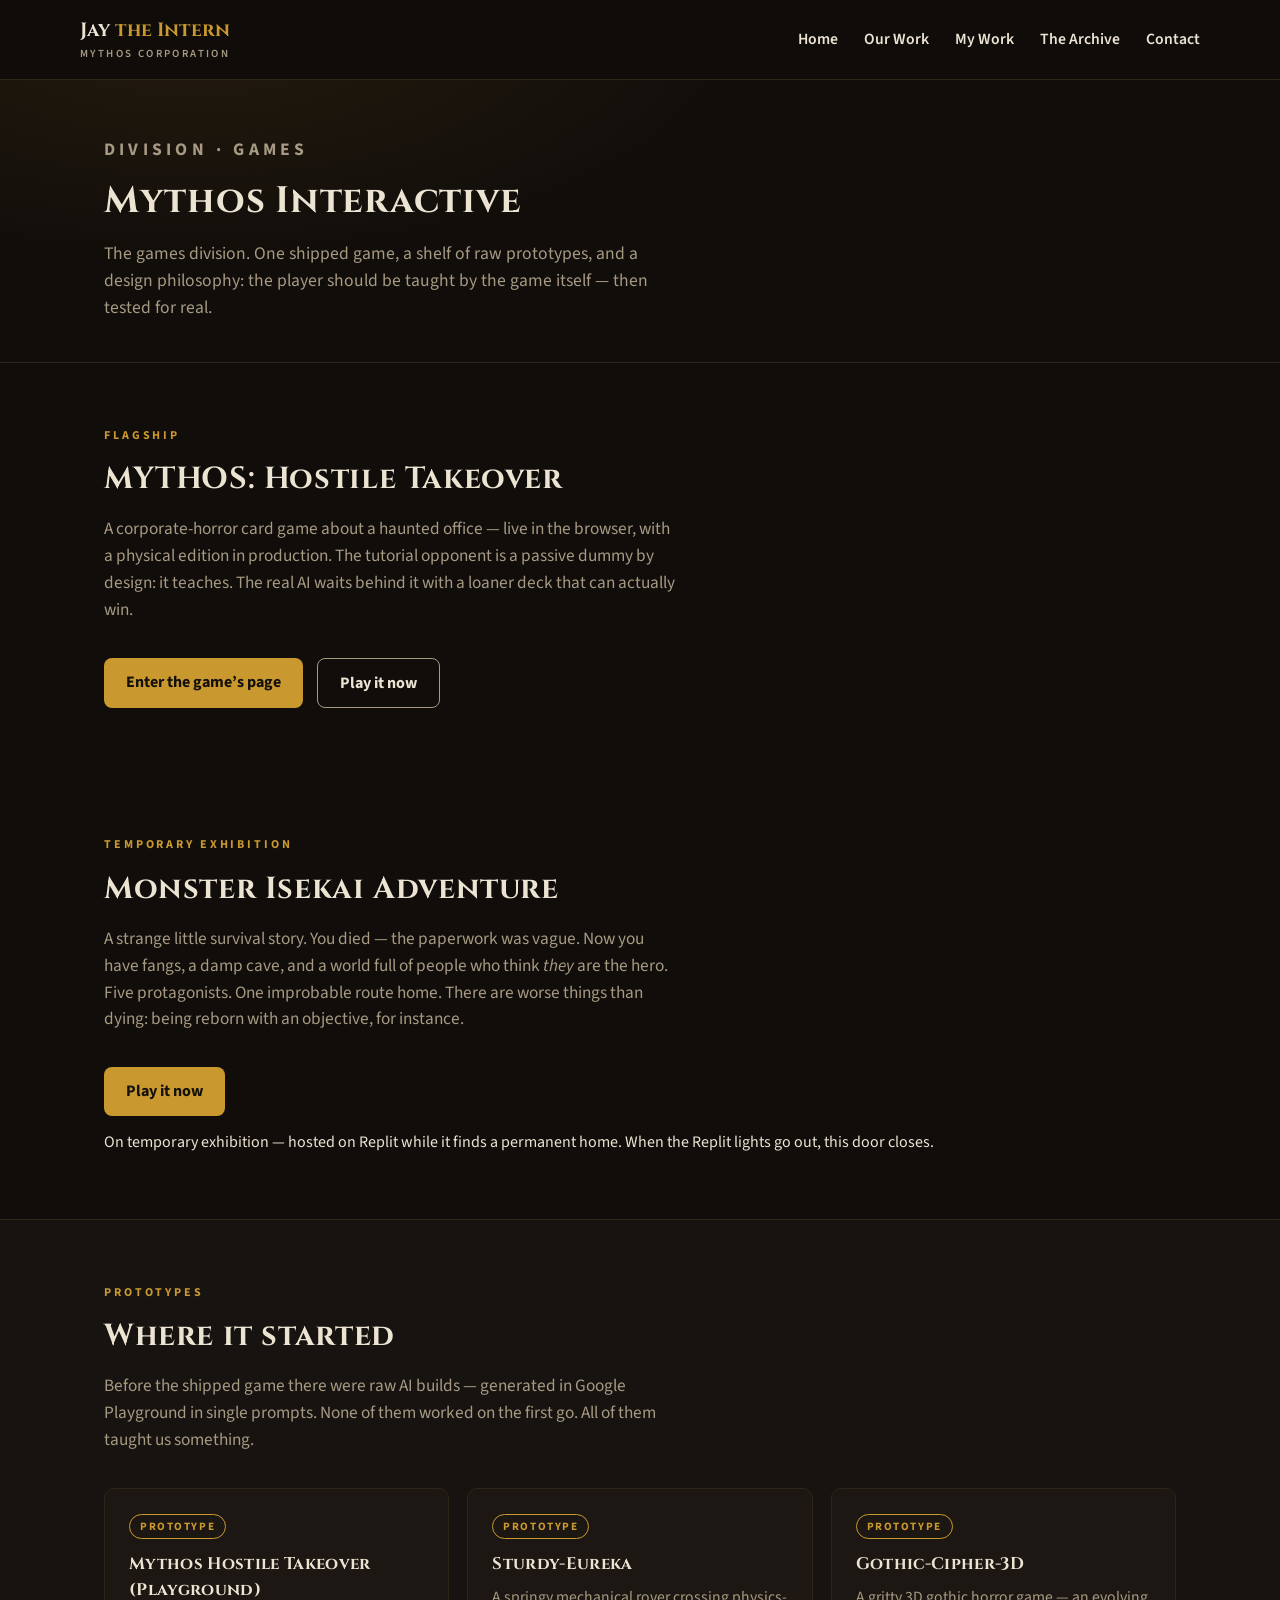
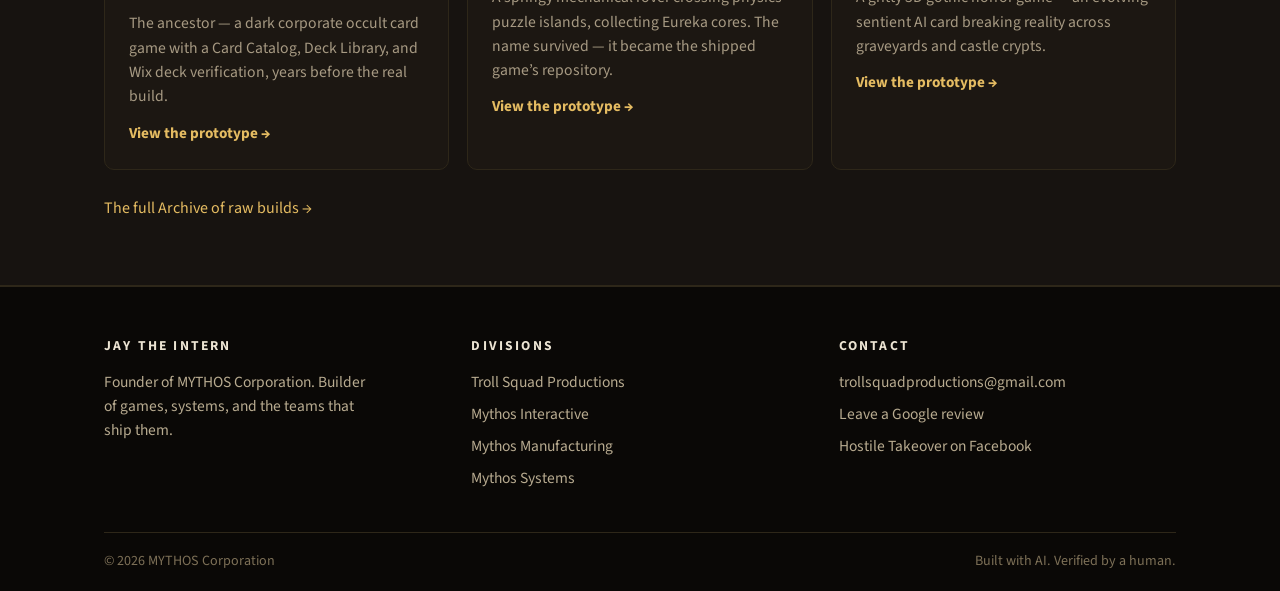
<file: mythos-interactive.html>
<!DOCTYPE html>
<html lang="en">
<head>
<meta charset="utf-8">
<meta name="viewport" content="width=device-width, initial-scale=1">
<title>Mythos Interactive — Games Division | MYTHOS Corporation</title>
<meta name="description" content="Mythos Interactive: the games division of MYTHOS Corporation — home of MYTHOS: Hostile Takeover and the raw-build prototypes that came before it.">
<!-- SEO -->
<link rel="canonical" href="https://mythosgaming.dpdns.org/mythos-interactive.html">
<meta property="og:type" content="website">
<meta property="og:site_name" content="MYTHOS Corporation">
<meta property="og:title" content="Mythos Interactive — Games Division | MYTHOS Corporation">
<meta property="og:description" content="Mythos Interactive: the games division of MYTHOS Corporation — home of MYTHOS: Hostile Takeover and the raw-build prototypes that came before it.">
<meta property="og:url" content="https://mythosgaming.dpdns.org/mythos-interactive.html">
<meta property="og:image" content="https://mythosgaming.dpdns.org/og-image.png">
<meta name="twitter:card" content="summary_large_image">
<meta name="twitter:title" content="Mythos Interactive — Games Division | MYTHOS Corporation">
<meta name="twitter:description" content="Mythos Interactive: the games division of MYTHOS Corporation — home of MYTHOS: Hostile Takeover and the raw-build prototypes that came before it.">
<meta name="twitter:image" content="https://mythosgaming.dpdns.org/og-image.png">
<link rel="icon" href="/favicon.ico" sizes="any">
<link rel="icon" type="image/png" sizes="32x32" href="/favicon-32.png">
<link rel="apple-touch-icon" sizes="180x180" href="/favicon-180.png">
<!-- /SEO -->
<link rel="stylesheet" href="gothic.css">
<link rel="preconnect" href="https://fonts.googleapis.com">
<link rel="preconnect" href="https://fonts.gstatic.com" crossorigin>
<link href="https://fonts.googleapis.com/css2?family=Cinzel:wght@600;700&family=Source+Sans+3:wght@400;600;700&display=swap" rel="stylesheet">
</head>
<body>

<header class="site-header">
  <div class="wrap header-inner">
    <a class="wordmark" href="index.html">Jay <span>the Intern</span><small>MYTHOS Corporation</small></a>
    <nav class="main-nav" aria-label="Site">
      <a href="index.html">Home</a>
      <a href="our-work.html">Our Work</a>
      <a href="my-work.html">My Work</a>
      <a href="the-archive.html">The Archive</a>
      <a href="#contact">Contact</a>
    </nav>
  </div>
</header>

<div class="page-hero">
  <div class="wrap">
    <p class="section-label">Division · Games</p>
    <h1>Mythos Interactive</h1>
    <p>The games division. One shipped game, a shelf of raw prototypes, and a design philosophy: the player should be taught by the game itself — then tested for real.</p>
  </div>
</div>

<section class="block">
  <div class="wrap">
    <p class="section-label">Flagship</p>
    <h2>MYTHOS: Hostile Takeover</h2>
    <p class="lede">A corporate-horror card game about a haunted office — live in the browser, with a physical edition in production. The tutorial opponent is a passive dummy by design: it teaches. The real AI waits behind it with a loaner deck that can actually win.</p>
    <div class="hero-ctas">
      <a class="btn btn-solid" href="hostile-takeover.html">Enter the game&rsquo;s page</a>
      <a class="btn btn-outline" href="https://justwiggleit.github.io/sturdy-eureka/" target="_blank" rel="noopener">Play it now</a>
    </div>
  </div>
</section>

<section class="block">
  <div class="wrap">
    <p class="section-label">Temporary Exhibition</p>
    <h2>Monster Isekai Adventure</h2>
    <p class="lede">A strange little survival story. You died — the paperwork was vague. Now you have fangs, a damp cave, and a world full of people who think <em>they</em> are the hero. Five protagonists. One improbable route home. There are worse things than dying: being reborn with an objective, for instance.</p>
    <div class="hero-ctas">
      <a class="btn btn-solid" href="https://monster-isekai-adventure--joshuastaruch.replit.app" target="_blank" rel="noopener">Play it now</a>
    </div>
    <p style="margin-top:14px">On temporary exhibition — hosted on Replit while it finds a permanent home. When the Replit lights go out, this door closes.</p>
  </div>
</section>

<section class="block alt">
  <div class="wrap">
    <p class="section-label">Prototypes</p>
    <h2>Where it started</h2>
    <p class="lede">Before the shipped game there were raw AI builds — generated in Google Playground in single prompts. None of them worked on the first go. All of them taught us something.</p>
    <div class="grid">
      <div class="card">
        <span class="tag">Prototype</span>
        <h3>Mythos Hostile Takeover (Playground)</h3>
        <p>The ancestor — a dark corporate occult card game with a Card Catalog, Deck Library, and Wix deck verification, years before the real build.</p>
        <p style="margin-top:12px"><a class="more" href="https://playground.google/g/1CVXqQ" target="_blank" rel="noopener">View the prototype &rarr;</a></p>
      </div>
      <div class="card">
        <span class="tag">Prototype</span>
        <h3>Sturdy-Eureka</h3>
        <p>A springy mechanical rover crossing physics-puzzle islands, collecting Eureka cores. The name survived — it became the shipped game&rsquo;s repository.</p>
        <p style="margin-top:12px"><a class="more" href="https://playground.google/g/VsrXJt" target="_blank" rel="noopener">View the prototype &rarr;</a></p>
      </div>
      <div class="card">
        <span class="tag">Prototype</span>
        <h3>Gothic-Cipher-3D</h3>
        <p>A gritty 3D gothic horror game — an evolving sentient AI card breaking reality across graveyards and castle crypts.</p>
        <p style="margin-top:12px"><a class="more" href="https://playground.google/g/r8uJuG" target="_blank" rel="noopener">View the prototype &rarr;</a></p>
      </div>
    </div>
    <p style="margin-top:26px"><a class="more" href="the-archive.html">The full Archive of raw builds &rarr;</a></p>
  </div>
</section>

<footer class="site-footer" id="contact">
  <div class="wrap">
    <div class="footer-inner">
      <div>
        <h4>Jay the Intern</h4>
        <p>Founder of MYTHOS Corporation. Builder of games, systems, and the teams that ship them.</p>
      </div>
      <div>
        <h4>Divisions</h4>
        <a href="troll-squad-productions.html">Troll Squad Productions</a>
        <a href="mythos-interactive.html">Mythos Interactive</a>
        <a href="mythos-manufacturing.html">Mythos Manufacturing</a>
        <a href="mythos-systems.html">Mythos Systems</a>
      </div>
      <div>
        <h4>Contact</h4>
        <a href="mailto:trollsquadproductions@gmail.com">trollsquadproductions@gmail.com</a>
        <a href="https://g.page/r/Cdmuf9Ouadc4EBI/review" target="_blank" rel="noopener">Leave a Google review</a>
        <a href="https://www.facebook.com/1398358836689801" target="_blank" rel="noopener">Hostile Takeover on Facebook</a>
      </div>
    </div>
    <div class="footer-base">
      <span>&copy; 2026 MYTHOS Corporation</span>
      <span>Built with AI. Verified by a human.</span>
    </div>
  </div>
</footer>

</body>
</html>
</file>
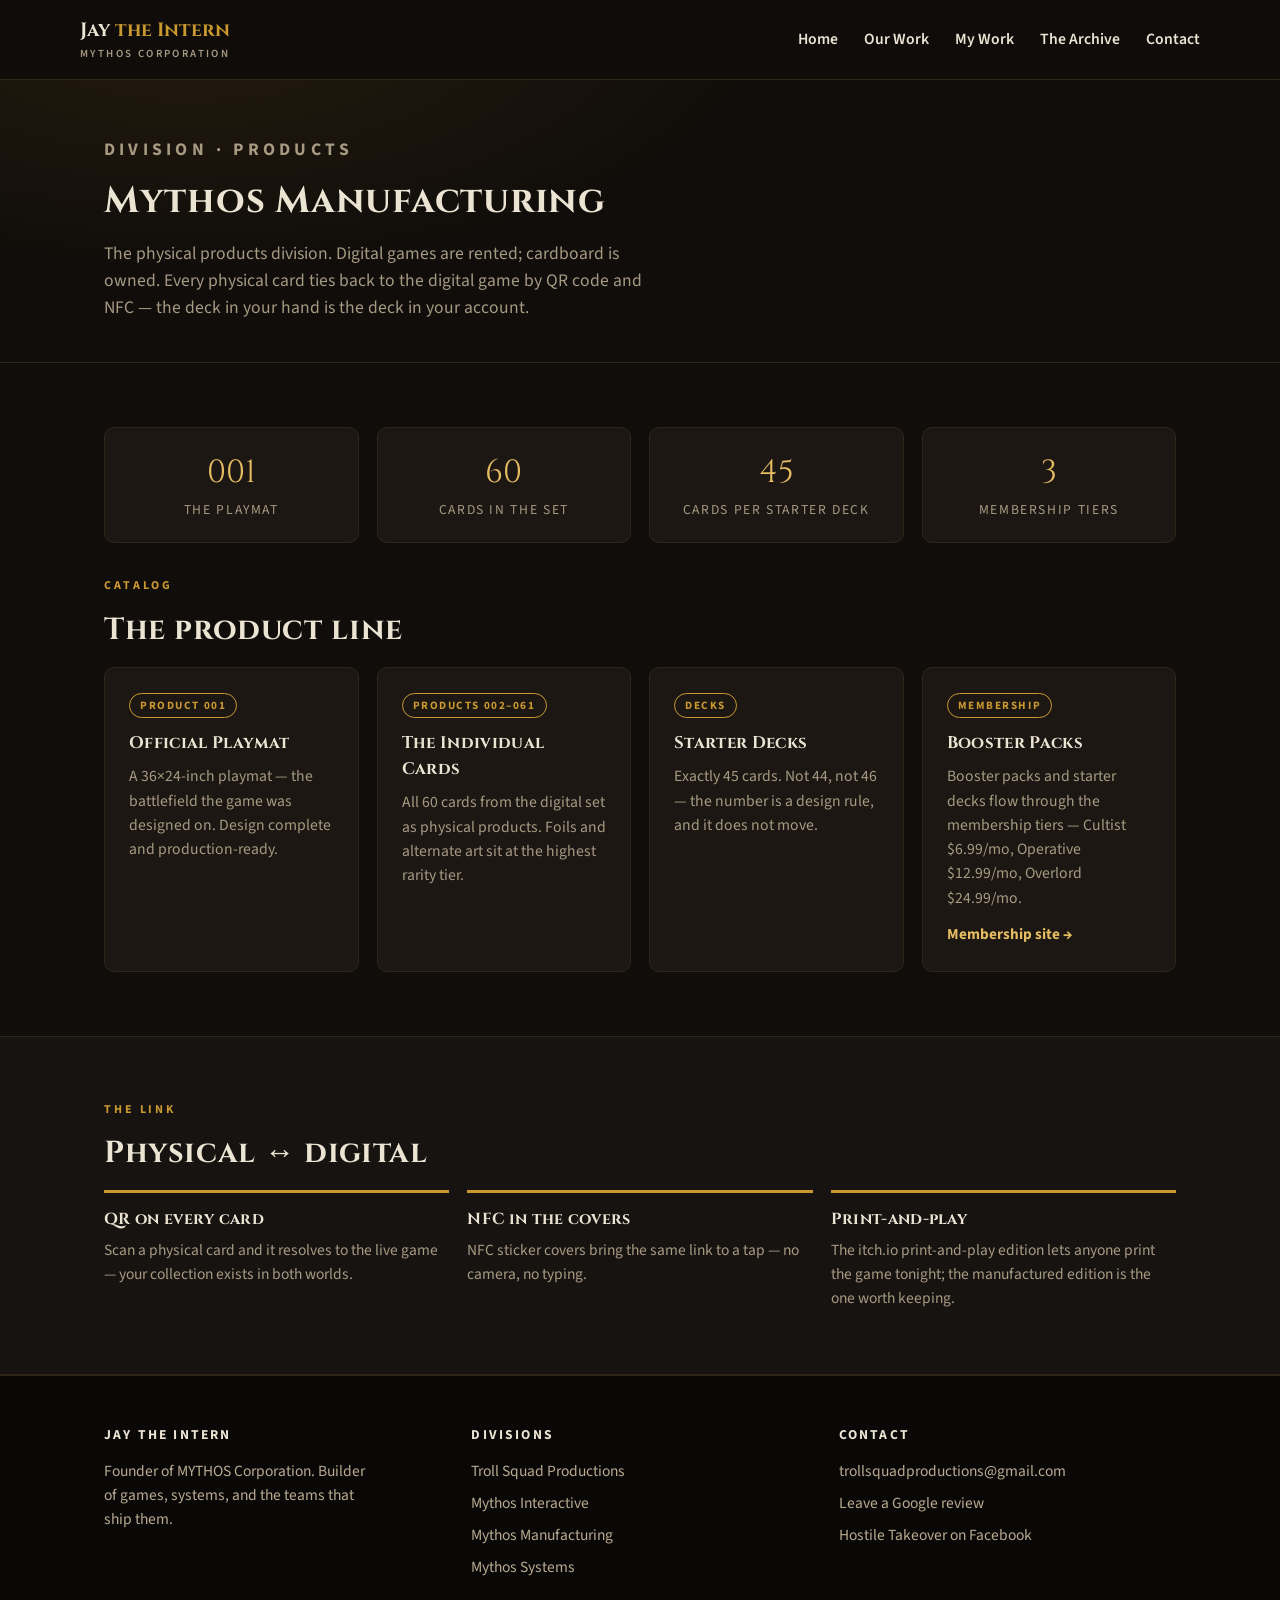
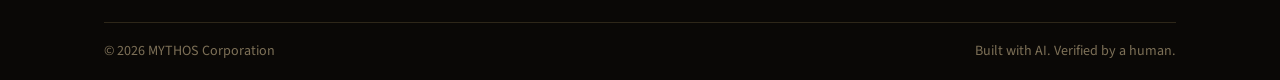
<file: mythos-manufacturing.html>
<!DOCTYPE html>
<html lang="en">
<head>
<meta charset="utf-8">
<meta name="viewport" content="width=device-width, initial-scale=1">
<title>Mythos Manufacturing — Physical Products | MYTHOS Corporation</title>
<meta name="description" content="Mythos Manufacturing: the physical products division — the MYTHOS playmat, the 60-card physical set, and 45-card starter decks tied to the digital game.">
<!-- SEO -->
<link rel="canonical" href="https://mythosgaming.dpdns.org/mythos-manufacturing.html">
<meta property="og:type" content="website">
<meta property="og:site_name" content="MYTHOS Corporation">
<meta property="og:title" content="Mythos Manufacturing — Physical Products | MYTHOS Corporation">
<meta property="og:description" content="Mythos Manufacturing: the physical products division — the MYTHOS playmat, the 60-card physical set, and 45-card starter decks tied to the digital game.">
<meta property="og:url" content="https://mythosgaming.dpdns.org/mythos-manufacturing.html">
<meta property="og:image" content="https://mythosgaming.dpdns.org/og-image.png">
<meta name="twitter:card" content="summary_large_image">
<meta name="twitter:title" content="Mythos Manufacturing — Physical Products | MYTHOS Corporation">
<meta name="twitter:description" content="Mythos Manufacturing: the physical products division — the MYTHOS playmat, the 60-card physical set, and 45-card starter decks tied to the digital game.">
<meta name="twitter:image" content="https://mythosgaming.dpdns.org/og-image.png">
<link rel="icon" href="/favicon.ico" sizes="any">
<link rel="icon" type="image/png" sizes="32x32" href="/favicon-32.png">
<link rel="apple-touch-icon" sizes="180x180" href="/favicon-180.png">
<!-- /SEO -->
<link rel="stylesheet" href="gothic.css">
<link rel="preconnect" href="https://fonts.googleapis.com">
<link rel="preconnect" href="https://fonts.gstatic.com" crossorigin>
<link href="https://fonts.googleapis.com/css2?family=Cinzel:wght@600;700&family=Source+Sans+3:wght@400;600;700&display=swap" rel="stylesheet">
</head>
<body>

<header class="site-header">
  <div class="wrap header-inner">
    <a class="wordmark" href="index.html">Jay <span>the Intern</span><small>MYTHOS Corporation</small></a>
    <nav class="main-nav" aria-label="Site">
      <a href="index.html">Home</a>
      <a href="our-work.html">Our Work</a>
      <a href="my-work.html">My Work</a>
      <a href="the-archive.html">The Archive</a>
      <a href="#contact">Contact</a>
    </nav>
  </div>
</header>

<div class="page-hero">
  <div class="wrap">
    <p class="section-label">Division · Products</p>
    <h1>Mythos Manufacturing</h1>
    <p>The physical products division. Digital games are rented; cardboard is owned. Every physical card ties back to the digital game by QR code and NFC — the deck in your hand is the deck in your account.</p>
  </div>
</div>

<section class="block">
  <div class="wrap">
    <div class="stat-row">
      <div class="stat"><span class="num">001</span><span class="lbl">The Playmat</span></div>
      <div class="stat"><span class="num">60</span><span class="lbl">Cards in the Set</span></div>
      <div class="stat"><span class="num">45</span><span class="lbl">Cards per Starter Deck</span></div>
      <div class="stat"><span class="num">3</span><span class="lbl">Membership Tiers</span></div>
    </div>
    <p class="section-label">Catalog</p>
    <h2>The product line</h2>
    <div class="grid">
      <div class="card">
        <span class="tag">Product 001</span>
        <h3>Official Playmat</h3>
        <p>A 36&times;24-inch playmat — the battlefield the game was designed on. Design complete and production-ready.</p>
      </div>
      <div class="card">
        <span class="tag">Products 002–061</span>
        <h3>The Individual Cards</h3>
        <p>All 60 cards from the digital set as physical products. Foils and alternate art sit at the highest rarity tier.</p>
      </div>
      <div class="card">
        <span class="tag">Decks</span>
        <h3>Starter Decks</h3>
        <p>Exactly 45 cards. Not 44, not 46 — the number is a design rule, and it does not move.</p>
      </div>
      <div class="card">
        <span class="tag">Membership</span>
        <h3>Booster Packs</h3>
        <p>Booster packs and starter decks flow through the membership tiers — Cultist $6.99/mo, Operative $12.99/mo, Overlord $24.99/mo.</p>
        <p style="margin-top:12px"><a class="more" href="https://thenamelesscompany.wixsite.com/mythos-1" target="_blank" rel="noopener">Membership site &rarr;</a></p>
      </div>
    </div>
  </div>
</section>

<section class="block alt">
  <div class="wrap">
    <p class="section-label">The Link</p>
    <h2>Physical &harr; digital</h2>
    <div class="steps">
      <div class="step"><h3>QR on every card</h3><p>Scan a physical card and it resolves to the live game — your collection exists in both worlds.</p></div>
      <div class="step"><h3>NFC in the covers</h3><p>NFC sticker covers bring the same link to a tap — no camera, no typing.</p></div>
      <div class="step"><h3>Print-and-play</h3><p>The itch.io print-and-play edition lets anyone print the game tonight; the manufactured edition is the one worth keeping.</p></div>
    </div>
  </div>
</section>

<footer class="site-footer" id="contact">
  <div class="wrap">
    <div class="footer-inner">
      <div>
        <h4>Jay the Intern</h4>
        <p>Founder of MYTHOS Corporation. Builder of games, systems, and the teams that ship them.</p>
      </div>
      <div>
        <h4>Divisions</h4>
        <a href="troll-squad-productions.html">Troll Squad Productions</a>
        <a href="mythos-interactive.html">Mythos Interactive</a>
        <a href="mythos-manufacturing.html">Mythos Manufacturing</a>
        <a href="mythos-systems.html">Mythos Systems</a>
      </div>
      <div>
        <h4>Contact</h4>
        <a href="mailto:trollsquadproductions@gmail.com">trollsquadproductions@gmail.com</a>
        <a href="https://g.page/r/Cdmuf9Ouadc4EBI/review" target="_blank" rel="noopener">Leave a Google review</a>
        <a href="https://www.facebook.com/1398358836689801" target="_blank" rel="noopener">Hostile Takeover on Facebook</a>
      </div>
    </div>
    <div class="footer-base">
      <span>&copy; 2026 MYTHOS Corporation</span>
      <span>Built with AI. Verified by a human.</span>
    </div>
  </div>
</footer>

</body>
</html>
</file>
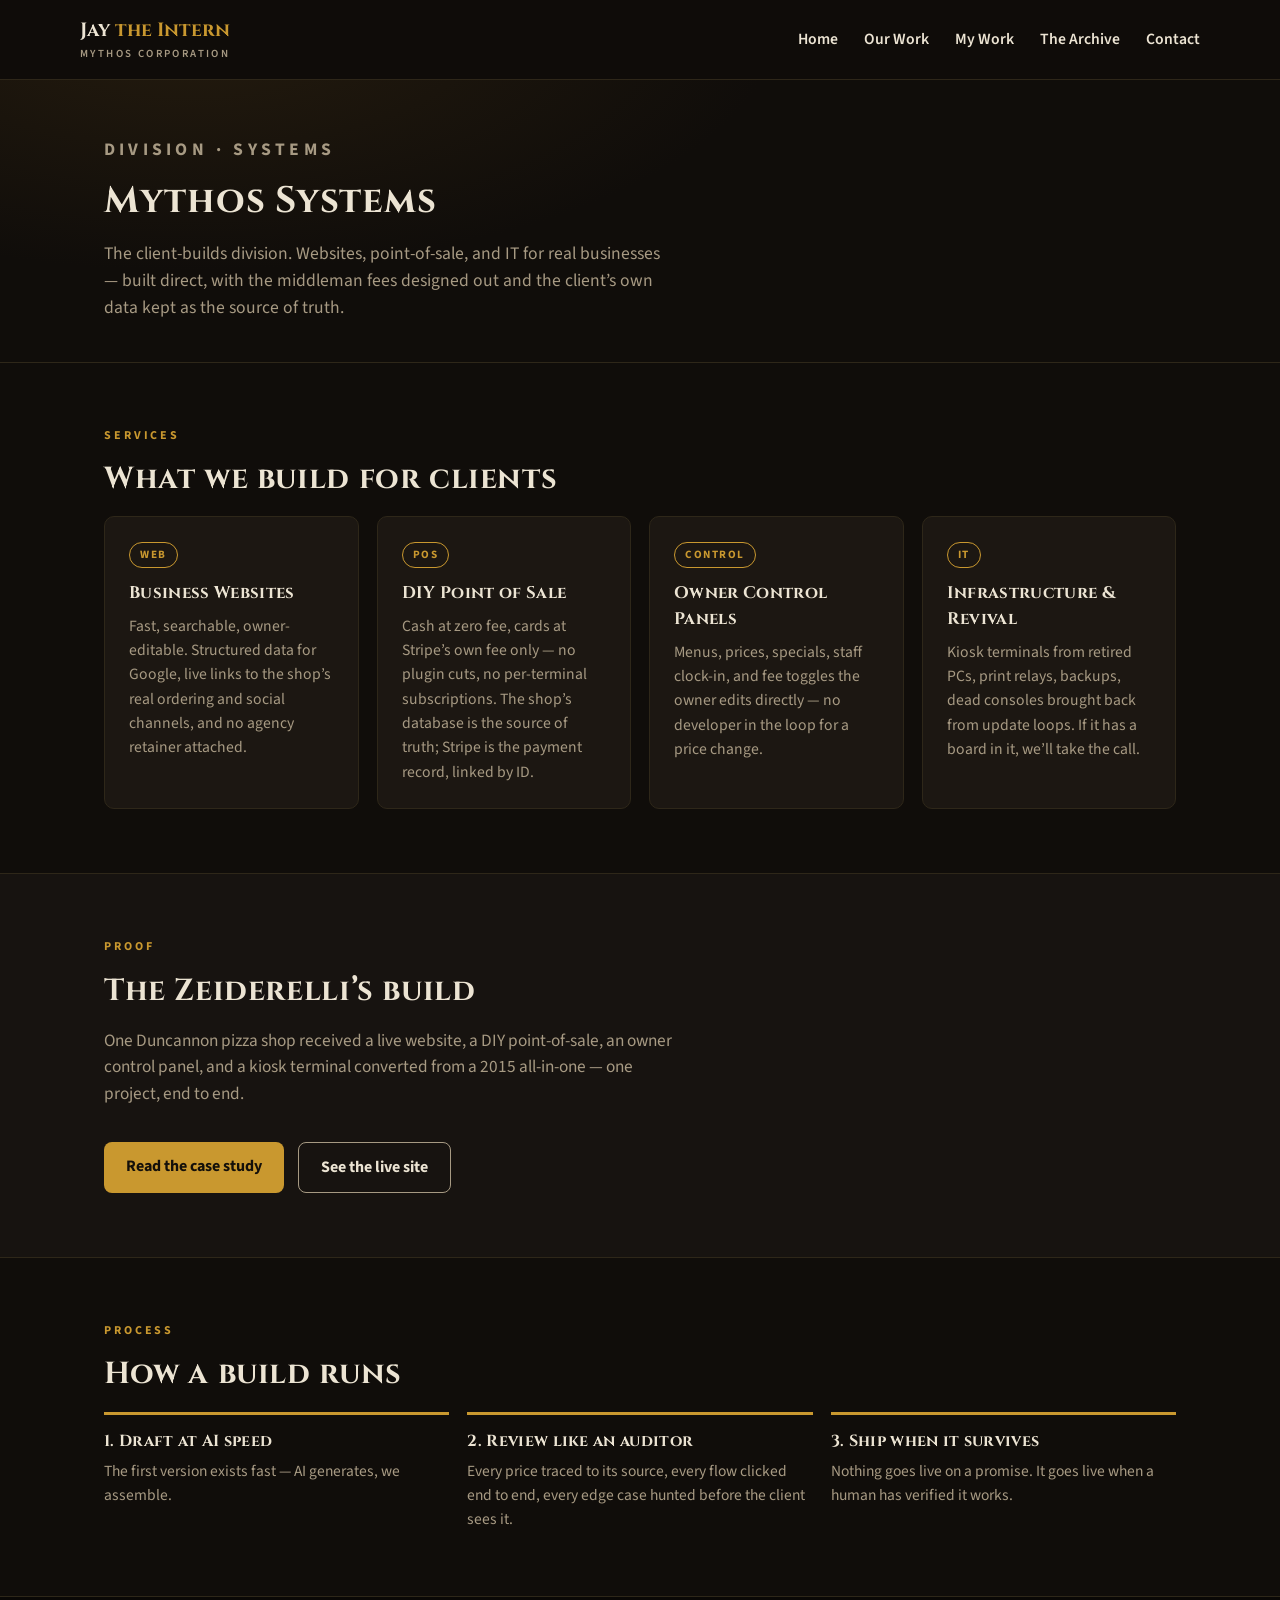
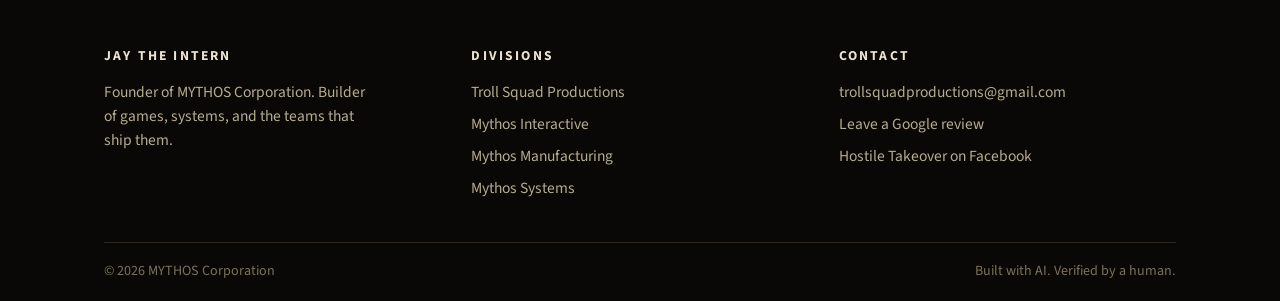
<file: mythos-systems.html>
<!DOCTYPE html>
<html lang="en">
<head>
<meta charset="utf-8">
<meta name="viewport" content="width=device-width, initial-scale=1">
<title>Mythos Systems — Client Builds &amp; IT | MYTHOS Corporation</title>
<meta name="description" content="Mythos Systems: the client-builds division — business websites, DIY point-of-sale with zero middleman fees, and IT infrastructure on hardware you already own.">
<!-- SEO -->
<link rel="canonical" href="https://mythosgaming.dpdns.org/mythos-systems.html">
<meta property="og:type" content="website">
<meta property="og:site_name" content="MYTHOS Corporation">
<meta property="og:title" content="Mythos Systems — Client Builds &amp; IT | MYTHOS Corporation">
<meta property="og:description" content="Mythos Systems: the client-builds division — business websites, DIY point-of-sale with zero middleman fees, and IT infrastructure on hardware you already own.">
<meta property="og:url" content="https://mythosgaming.dpdns.org/mythos-systems.html">
<meta property="og:image" content="https://mythosgaming.dpdns.org/og-image.png">
<meta name="twitter:card" content="summary_large_image">
<meta name="twitter:title" content="Mythos Systems — Client Builds &amp; IT | MYTHOS Corporation">
<meta name="twitter:description" content="Mythos Systems: the client-builds division — business websites, DIY point-of-sale with zero middleman fees, and IT infrastructure on hardware you already own.">
<meta name="twitter:image" content="https://mythosgaming.dpdns.org/og-image.png">
<link rel="icon" href="/favicon.ico" sizes="any">
<link rel="icon" type="image/png" sizes="32x32" href="/favicon-32.png">
<link rel="apple-touch-icon" sizes="180x180" href="/favicon-180.png">
<!-- /SEO -->
<link rel="stylesheet" href="gothic.css">
<link rel="preconnect" href="https://fonts.googleapis.com">
<link rel="preconnect" href="https://fonts.gstatic.com" crossorigin>
<link href="https://fonts.googleapis.com/css2?family=Cinzel:wght@600;700&family=Source+Sans+3:wght@400;600;700&display=swap" rel="stylesheet">
</head>
<body>

<header class="site-header">
  <div class="wrap header-inner">
    <a class="wordmark" href="index.html">Jay <span>the Intern</span><small>MYTHOS Corporation</small></a>
    <nav class="main-nav" aria-label="Site">
      <a href="index.html">Home</a>
      <a href="our-work.html">Our Work</a>
      <a href="my-work.html">My Work</a>
      <a href="the-archive.html">The Archive</a>
      <a href="#contact">Contact</a>
    </nav>
  </div>
</header>

<div class="page-hero">
  <div class="wrap">
    <p class="section-label">Division · Systems</p>
    <h1>Mythos Systems</h1>
    <p>The client-builds division. Websites, point-of-sale, and IT for real businesses — built direct, with the middleman fees designed out and the client&rsquo;s own data kept as the source of truth.</p>
  </div>
</div>

<section class="block">
  <div class="wrap">
    <p class="section-label">Services</p>
    <h2>What we build for clients</h2>
    <div class="grid">
      <div class="card">
        <span class="tag">Web</span>
        <h3>Business Websites</h3>
        <p>Fast, searchable, owner-editable. Structured data for Google, live links to the shop&rsquo;s real ordering and social channels, and no agency retainer attached.</p>
      </div>
      <div class="card">
        <span class="tag">POS</span>
        <h3>DIY Point of Sale</h3>
        <p>Cash at zero fee, cards at Stripe&rsquo;s own fee only — no plugin cuts, no per-terminal subscriptions. The shop&rsquo;s database is the source of truth; Stripe is the payment record, linked by ID.</p>
      </div>
      <div class="card">
        <span class="tag">Control</span>
        <h3>Owner Control Panels</h3>
        <p>Menus, prices, specials, staff clock-in, and fee toggles the owner edits directly — no developer in the loop for a price change.</p>
      </div>
      <div class="card">
        <span class="tag">IT</span>
        <h3>Infrastructure &amp; Revival</h3>
        <p>Kiosk terminals from retired PCs, print relays, backups, dead consoles brought back from update loops. If it has a board in it, we&rsquo;ll take the call.</p>
      </div>
    </div>
  </div>
</section>

<section class="block alt">
  <div class="wrap">
    <p class="section-label">Proof</p>
    <h2>The Zeiderelli&rsquo;s build</h2>
    <p class="lede">One Duncannon pizza shop received a live website, a DIY point-of-sale, an owner control panel, and a kiosk terminal converted from a 2015 all-in-one — one project, end to end.</p>
    <div class="hero-ctas">
      <a class="btn btn-solid" href="zeiderellis-case-study.html">Read the case study</a>
      <a class="btn btn-outline" href="https://zeiderellis.dpdns.org/" target="_blank" rel="noopener">See the live site</a>
    </div>
  </div>
</section>

<section class="block">
  <div class="wrap">
    <p class="section-label">Process</p>
    <h2>How a build runs</h2>
    <div class="steps">
      <div class="step"><h3>1. Draft at AI speed</h3><p>The first version exists fast — AI generates, we assemble.</p></div>
      <div class="step"><h3>2. Review like an auditor</h3><p>Every price traced to its source, every flow clicked end to end, every edge case hunted before the client sees it.</p></div>
      <div class="step"><h3>3. Ship when it survives</h3><p>Nothing goes live on a promise. It goes live when a human has verified it works.</p></div>
    </div>
  </div>
</section>

<footer class="site-footer" id="contact">
  <div class="wrap">
    <div class="footer-inner">
      <div>
        <h4>Jay the Intern</h4>
        <p>Founder of MYTHOS Corporation. Builder of games, systems, and the teams that ship them.</p>
      </div>
      <div>
        <h4>Divisions</h4>
        <a href="troll-squad-productions.html">Troll Squad Productions</a>
        <a href="mythos-interactive.html">Mythos Interactive</a>
        <a href="mythos-manufacturing.html">Mythos Manufacturing</a>
        <a href="mythos-systems.html">Mythos Systems</a>
      </div>
      <div>
        <h4>Contact</h4>
        <a href="mailto:trollsquadproductions@gmail.com">trollsquadproductions@gmail.com</a>
        <a href="https://g.page/r/Cdmuf9Ouadc4EBI/review" target="_blank" rel="noopener">Leave a Google review</a>
        <a href="https://www.facebook.com/1398358836689801" target="_blank" rel="noopener">Hostile Takeover on Facebook</a>
      </div>
    </div>
    <div class="footer-base">
      <span>&copy; 2026 MYTHOS Corporation</span>
      <span>Built with AI. Verified by a human.</span>
    </div>
  </div>
</footer>

</body>
</html>
</file>
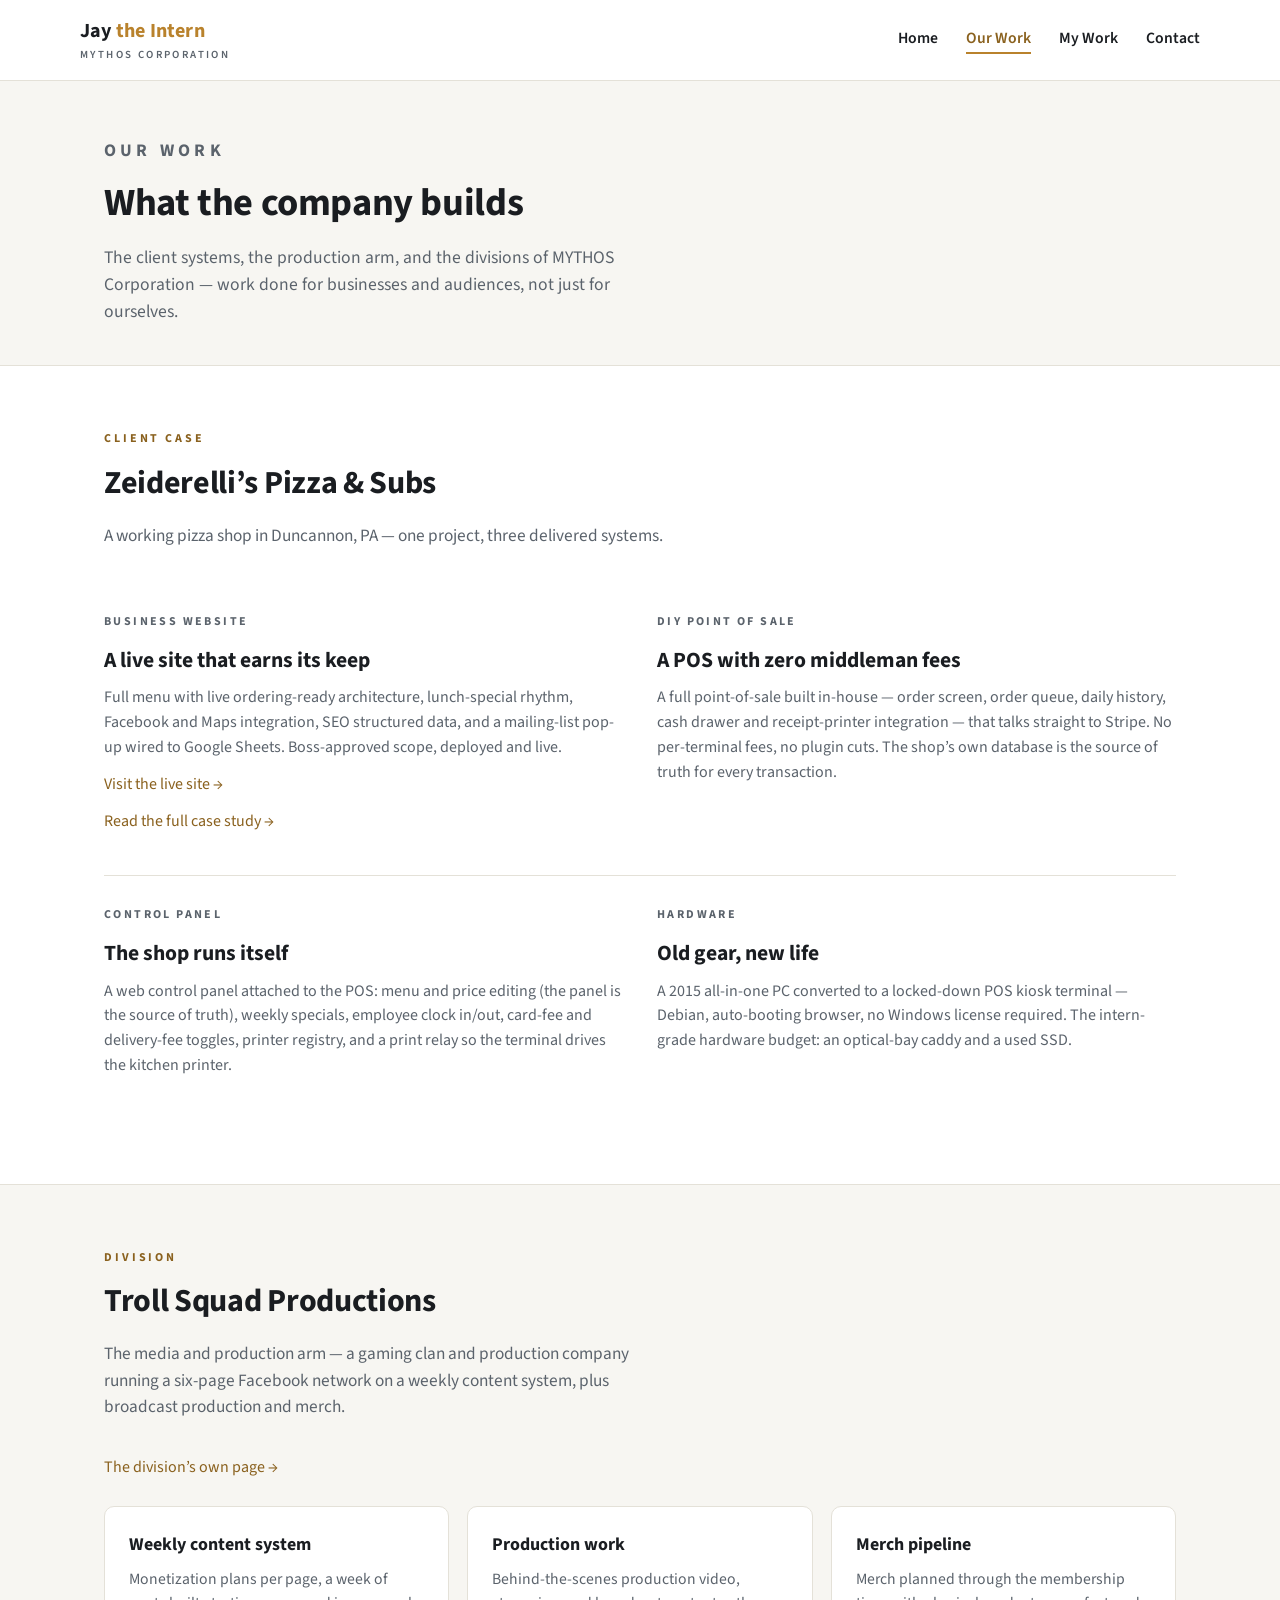
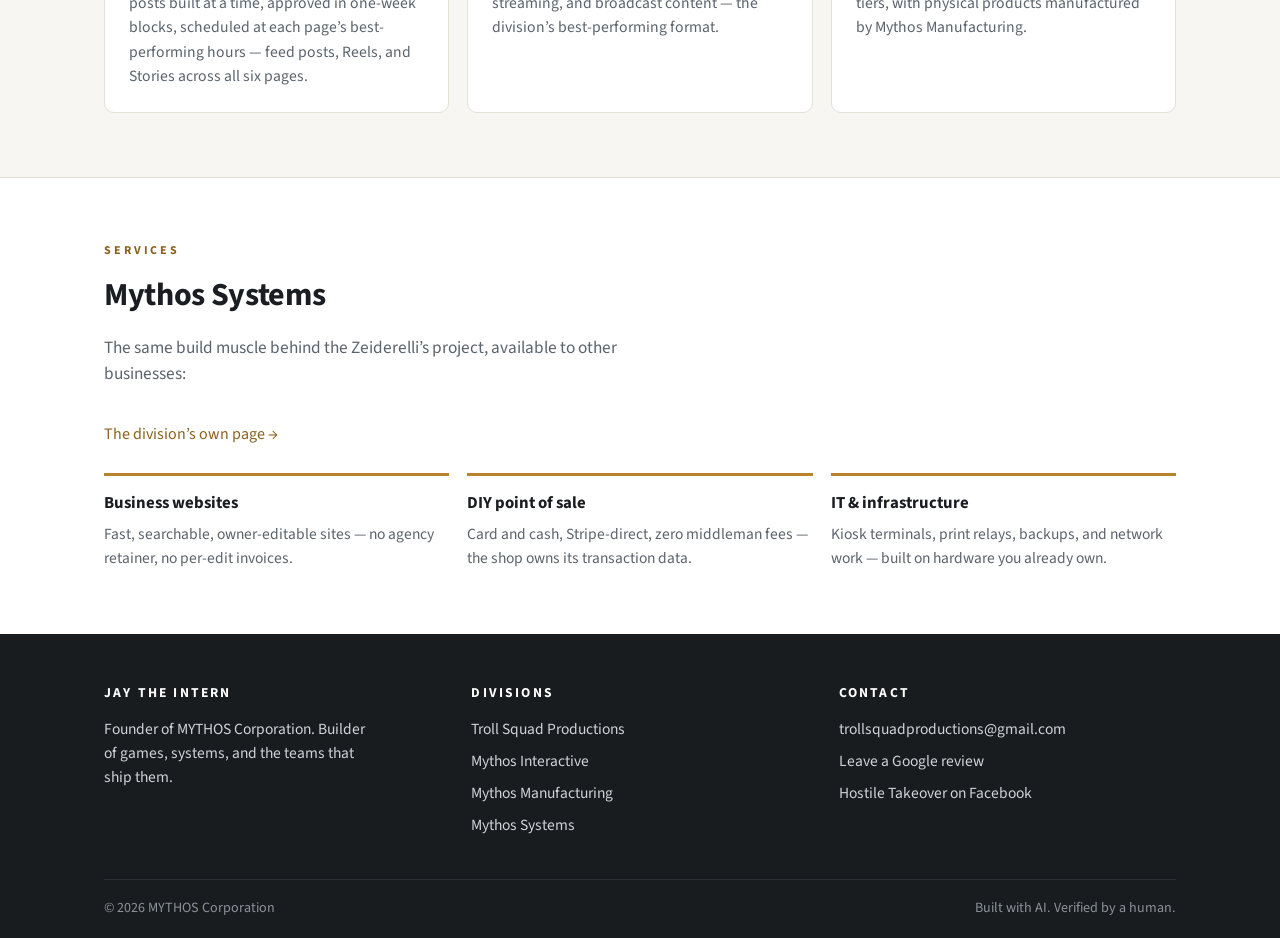
<file: our-work.html>
<!DOCTYPE html>
<html lang="en">
<head>
<meta charset="utf-8">
<meta name="viewport" content="width=device-width, initial-scale=1">
<title>Our Work — Jay the Intern | MYTHOS Corporation</title>
<meta name="description" content="The work of MYTHOS Corporation: Troll Squad Productions, Mythos Systems client builds, and the Mythos divisions.">
<!-- SEO -->
<link rel="canonical" href="https://mythosgaming.dpdns.org/our-work.html">
<meta property="og:type" content="website">
<meta property="og:site_name" content="MYTHOS Corporation">
<meta property="og:title" content="Our Work — Jay the Intern | MYTHOS Corporation">
<meta property="og:description" content="The work of MYTHOS Corporation: Troll Squad Productions, Mythos Systems client builds, and the Mythos divisions.">
<meta property="og:url" content="https://mythosgaming.dpdns.org/our-work.html">
<meta property="og:image" content="https://mythosgaming.dpdns.org/og-image.png">
<meta name="twitter:card" content="summary_large_image">
<meta name="twitter:title" content="Our Work — Jay the Intern | MYTHOS Corporation">
<meta name="twitter:description" content="The work of MYTHOS Corporation: Troll Squad Productions, Mythos Systems client builds, and the Mythos divisions.">
<meta name="twitter:image" content="https://mythosgaming.dpdns.org/og-image.png">
<link rel="icon" href="/favicon.ico" sizes="any">
<link rel="icon" type="image/png" sizes="32x32" href="/favicon-32.png">
<link rel="apple-touch-icon" sizes="180x180" href="/favicon-180.png">
<!-- /SEO -->
<link rel="stylesheet" href="styles.css">
<link rel="preconnect" href="https://fonts.googleapis.com">
<link rel="preconnect" href="https://fonts.gstatic.com" crossorigin>
<link href="https://fonts.googleapis.com/css2?family=Source+Sans+3:wght@400;600;700&display=swap" rel="stylesheet">
</head>
<body>

<header class="site-header">
  <div class="wrap header-inner">
    <a class="wordmark" href="index.html">Jay <span>the Intern</span><small>MYTHOS Corporation</small></a>
    <nav class="main-nav" aria-label="Site">
      <a href="index.html">Home</a>
      <a href="our-work.html" class="active">Our Work</a>
      <a href="my-work.html">My Work</a>
      <a href="#contact">Contact</a>
    </nav>
  </div>
</header>

<div class="page-hero">
  <div class="wrap">
    <p class="section-label">Our Work</p>
    <h1>What the company builds</h1>
    <p>The client systems, the production arm, and the divisions of MYTHOS Corporation — work done for businesses and audiences, not just for ourselves.</p>
  </div>
</div>

<section class="block">
  <div class="wrap">
    <p class="section-label">Client Case</p>
    <h2>Zeiderelli&rsquo;s Pizza &amp; Subs</h2>
    <p class="lede">A working pizza shop in Duncannon, PA — one project, three delivered systems.</p>
    <div class="feature">
      <div>
        <p class="kicker">Business Website</p>
        <h3>A live site that earns its keep</h3>
        <p>Full menu with live ordering-ready architecture, lunch-special rhythm, Facebook and Maps integration, SEO structured data, and a mailing-list pop-up wired to Google Sheets. Boss-approved scope, deployed and live.</p>
        <p><a class="more" href="https://zeiderellis.dpdns.org/" target="_blank" rel="noopener">Visit the live site &rarr;</a></p>
        <p><a class="more" href="zeiderellis-case-study.html">Read the full case study &rarr;</a></p>
      </div>
      <div>
        <p class="kicker">DIY Point of Sale</p>
        <h3>A POS with zero middleman fees</h3>
        <p>A full point-of-sale built in-house — order screen, order queue, daily history, cash drawer and receipt-printer integration — that talks straight to Stripe. No per-terminal fees, no plugin cuts. The shop&rsquo;s own database is the source of truth for every transaction.</p>
      </div>
    </div>
    <div class="feature">
      <div>
        <p class="kicker">Control Panel</p>
        <h3>The shop runs itself</h3>
        <p>A web control panel attached to the POS: menu and price editing (the panel is the source of truth), weekly specials, employee clock in/out, card-fee and delivery-fee toggles, printer registry, and a print relay so the terminal drives the kitchen printer.</p>
      </div>
      <div>
        <p class="kicker">Hardware</p>
        <h3>Old gear, new life</h3>
        <p>A 2015 all-in-one PC converted to a locked-down POS kiosk terminal — Debian, auto-booting browser, no Windows license required. The intern-grade hardware budget: an optical-bay caddy and a used SSD.</p>
      </div>
    </div>
  </div>
</section>

<section class="block alt">
  <div class="wrap">
    <p class="section-label">Division</p>
    <h2>Troll Squad Productions</h2>
    <p class="lede">The media and production arm — a gaming clan and production company running a six-page Facebook network on a weekly content system, plus broadcast production and merch.</p>
    <p style="margin-bottom:26px"><a class="more" href="troll-squad-productions.html">The division&rsquo;s own page &rarr;</a></p>
    <div class="grid">
      <div class="card">
        <h3>Weekly content system</h3>
        <p>Monetization plans per page, a week of posts built at a time, approved in one-week blocks, scheduled at each page&rsquo;s best-performing hours — feed posts, Reels, and Stories across all six pages.</p>
      </div>
      <div class="card">
        <h3>Production work</h3>
        <p>Behind-the-scenes production video, streaming, and broadcast content — the division&rsquo;s best-performing format.</p>
      </div>
      <div class="card">
        <h3>Merch pipeline</h3>
        <p>Merch planned through the membership tiers, with physical products manufactured by Mythos Manufacturing.</p>
      </div>
    </div>
  </div>
</section>

<section class="block">
  <div class="wrap">
    <p class="section-label">Services</p>
    <h2>Mythos Systems</h2>
    <p class="lede">The same build muscle behind the Zeiderelli&rsquo;s project, available to other businesses:</p>
    <p style="margin-bottom:26px"><a class="more" href="mythos-systems.html">The division&rsquo;s own page &rarr;</a></p>
    <div class="steps">
      <div class="step">
        <h3>Business websites</h3>
        <p>Fast, searchable, owner-editable sites — no agency retainer, no per-edit invoices.</p>
      </div>
      <div class="step">
        <h3>DIY point of sale</h3>
        <p>Card and cash, Stripe-direct, zero middleman fees — the shop owns its transaction data.</p>
      </div>
      <div class="step">
        <h3>IT &amp; infrastructure</h3>
        <p>Kiosk terminals, print relays, backups, and network work — built on hardware you already own.</p>
      </div>
    </div>
  </div>
</section>

<footer class="site-footer" id="contact">
  <div class="wrap">
    <div class="footer-inner">
      <div>
        <h4>Jay the Intern</h4>
        <p>Founder of MYTHOS Corporation. Builder of games, systems, and the teams that ship them.</p>
      </div>
      <div>
        <h4>Divisions</h4>
        <a href="our-work.html">Troll Squad Productions</a>
        <a href="our-work.html">Mythos Interactive</a>
        <a href="our-work.html">Mythos Manufacturing</a>
        <a href="our-work.html">Mythos Systems</a>
      </div>
      <div>
        <h4>Contact</h4>
        <a href="mailto:trollsquadproductions@gmail.com">trollsquadproductions@gmail.com</a>
        <a href="https://g.page/r/Cdmuf9Ouadc4EBI/review" target="_blank" rel="noopener">Leave a Google review</a>
        <a href="https://www.facebook.com/1398358836689801" target="_blank" rel="noopener">Hostile Takeover on Facebook</a>
      </div>
    </div>
    <div class="footer-base">
      <span>&copy; 2026 MYTHOS Corporation</span>
      <span>Built with AI. Verified by a human.</span>
    </div>
  </div>
</footer>

</body>
</html>
</file>
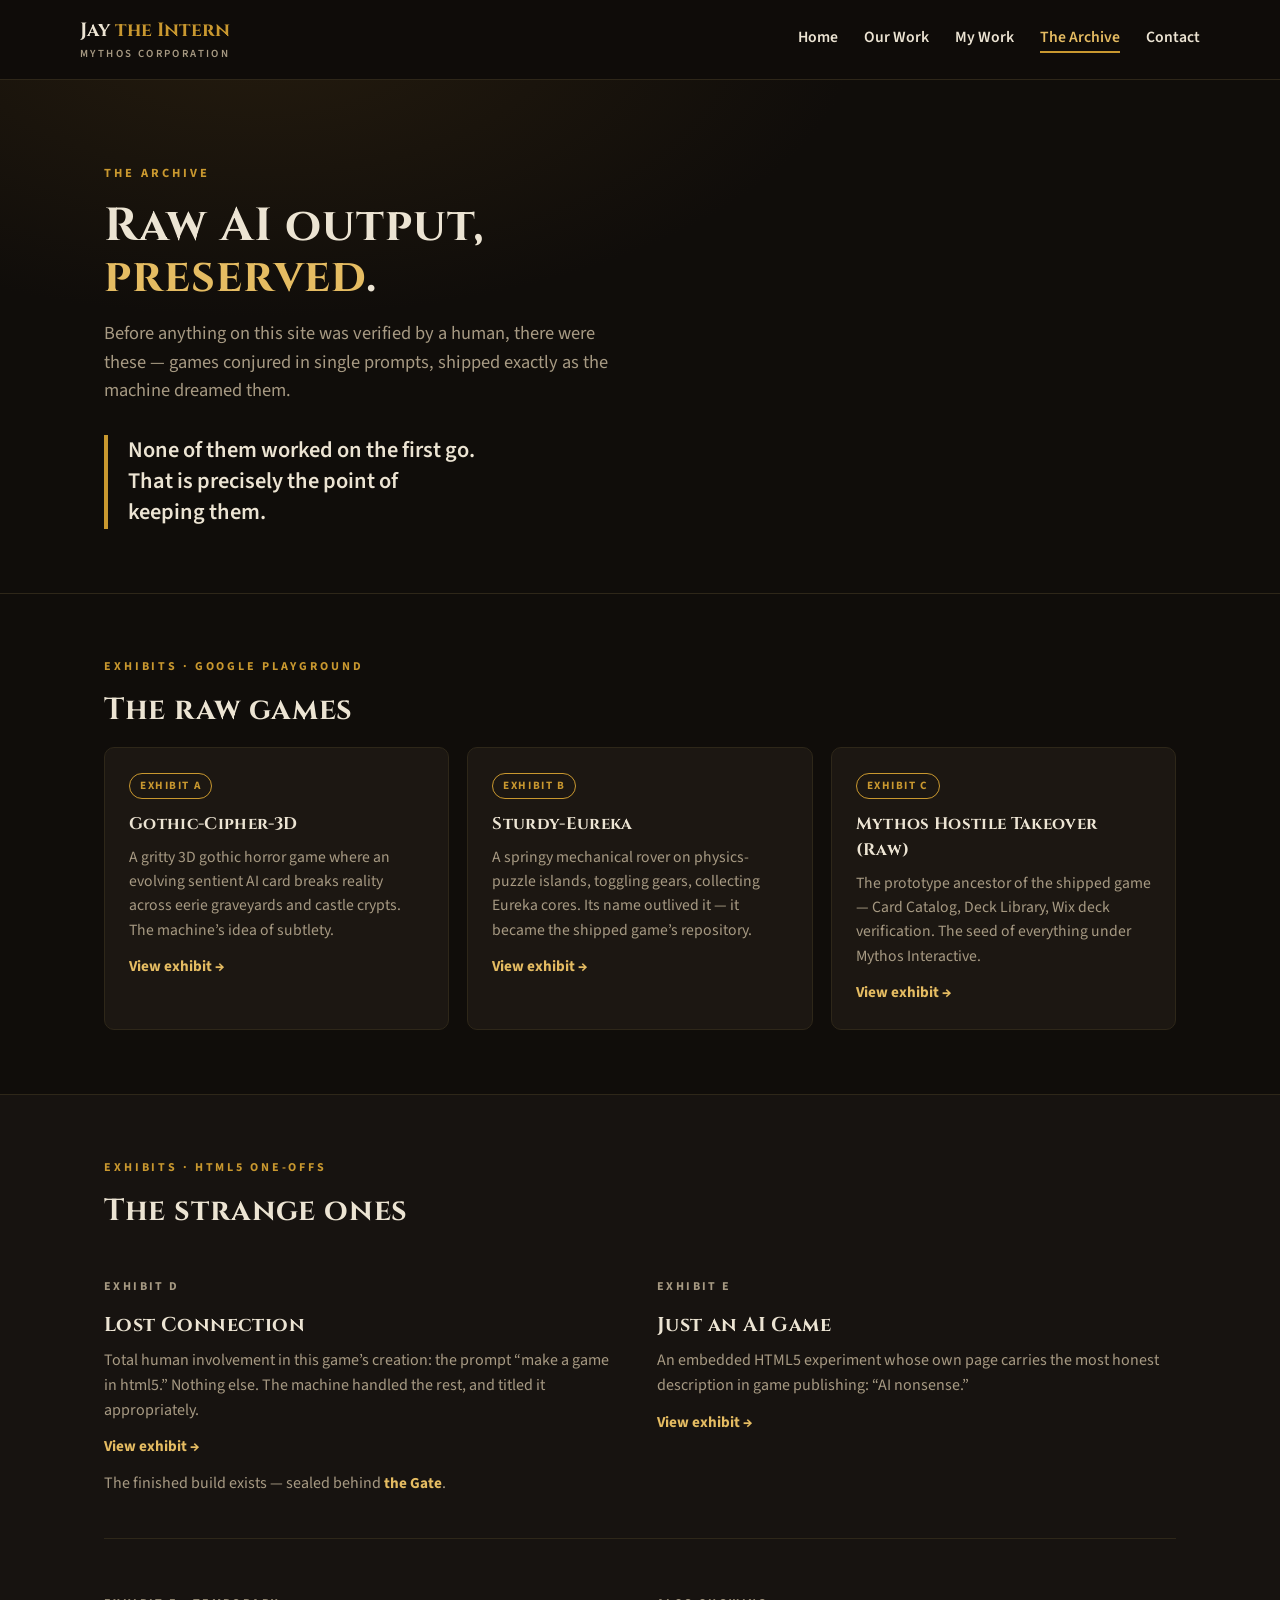
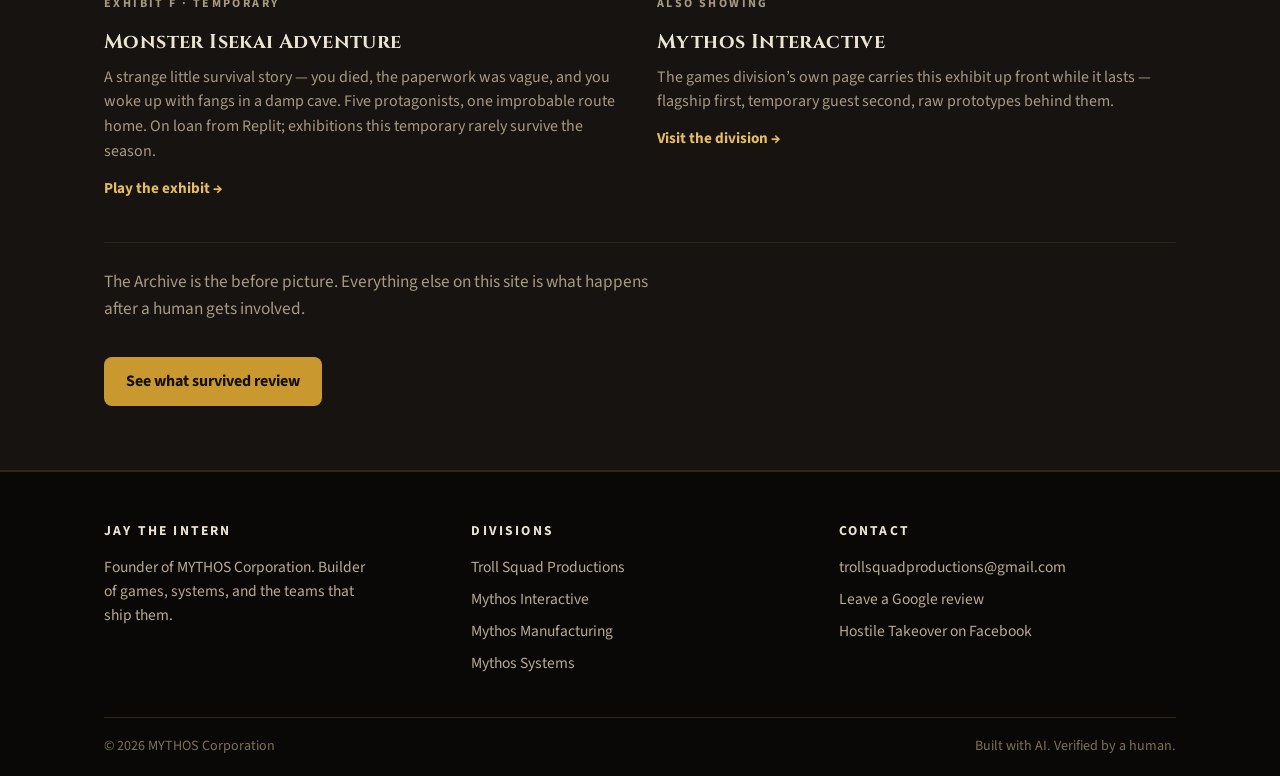
<file: the-archive.html>
<!DOCTYPE html>
<html lang="en">
<head>
<meta charset="utf-8">
<meta name="viewport" content="width=device-width, initial-scale=1">
<title>The Archive — Raw Builds | MYTHOS Corporation</title>
<meta name="description" content="The Archive: the raw AI builds — games generated in single prompts in Google Playground and HTML5 one-offs. None worked on the first go. All of them are exhibits.">
<!-- SEO -->
<link rel="canonical" href="https://mythosgaming.dpdns.org/the-archive.html">
<meta property="og:type" content="website">
<meta property="og:site_name" content="MYTHOS Corporation">
<meta property="og:title" content="The Archive — Raw Builds | MYTHOS Corporation">
<meta property="og:description" content="The Archive: the raw AI builds — games generated in single prompts in Google Playground and HTML5 one-offs. None worked on the first go. All of them are exhibits.">
<meta property="og:url" content="https://mythosgaming.dpdns.org/the-archive.html">
<meta property="og:image" content="https://mythosgaming.dpdns.org/og-image.png">
<meta name="twitter:card" content="summary_large_image">
<meta name="twitter:title" content="The Archive — Raw Builds | MYTHOS Corporation">
<meta name="twitter:description" content="The Archive: the raw AI builds — games generated in single prompts in Google Playground and HTML5 one-offs. None worked on the first go. All of them are exhibits.">
<meta name="twitter:image" content="https://mythosgaming.dpdns.org/og-image.png">
<link rel="icon" href="/favicon.ico" sizes="any">
<link rel="icon" type="image/png" sizes="32x32" href="/favicon-32.png">
<link rel="apple-touch-icon" sizes="180x180" href="/favicon-180.png">
<!-- /SEO -->
<link rel="stylesheet" href="gothic.css">
<link rel="preconnect" href="https://fonts.googleapis.com">
<link rel="preconnect" href="https://fonts.gstatic.com" crossorigin>
<link href="https://fonts.googleapis.com/css2?family=Cinzel:wght@600;700&family=Source+Sans+3:wght@400;600;700&display=swap" rel="stylesheet">
</head>
<body>

<header class="site-header">
  <div class="wrap header-inner">
    <a class="wordmark" href="index.html">Jay <span>the Intern</span><small>MYTHOS Corporation</small></a>
    <nav class="main-nav" aria-label="Site">
      <a href="index.html">Home</a>
      <a href="our-work.html">Our Work</a>
      <a href="my-work.html">My Work</a>
      <a href="the-archive.html" class="active">The Archive</a>
      <a href="#contact">Contact</a>
    </nav>
  </div>
</header>

<section class="hero">
  <div class="wrap">
    <p class="eyebrow">The Archive</p>
    <h1>Raw AI output, <em>preserved</em>.</h1>
    <p class="roles">Before anything on this site was verified by a human, there were these — games conjured in single prompts, shipped exactly as the machine dreamed them.</p>
    <p class="statement">None of them worked on the first go. That is precisely the point of keeping them.</p>
  </div>
</section>

<section class="block">
  <div class="wrap">
    <p class="section-label">Exhibits · Google Playground</p>
    <h2>The raw games</h2>
    <div class="grid">
      <div class="card">
        <span class="tag">Exhibit A</span>
        <h3>Gothic-Cipher-3D</h3>
        <p>A gritty 3D gothic horror game where an evolving sentient AI card breaks reality across eerie graveyards and castle crypts. The machine&rsquo;s idea of subtlety.</p>
        <p style="margin-top:12px"><a class="more" href="https://playground.google/g/r8uJuG" target="_blank" rel="noopener">View exhibit &rarr;</a></p>
      </div>
      <div class="card">
        <span class="tag">Exhibit B</span>
        <h3>Sturdy-Eureka</h3>
        <p>A springy mechanical rover on physics-puzzle islands, toggling gears, collecting Eureka cores. Its name outlived it — it became the shipped game&rsquo;s repository.</p>
        <p style="margin-top:12px"><a class="more" href="https://playground.google/g/VsrXJt" target="_blank" rel="noopener">View exhibit &rarr;</a></p>
      </div>
      <div class="card">
        <span class="tag">Exhibit C</span>
        <h3>Mythos Hostile Takeover (Raw)</h3>
        <p>The prototype ancestor of the shipped game — Card Catalog, Deck Library, Wix deck verification. The seed of everything under Mythos Interactive.</p>
        <p style="margin-top:12px"><a class="more" href="https://playground.google/g/1CVXqQ" target="_blank" rel="noopener">View exhibit &rarr;</a></p>
      </div>
    </div>
  </div>
</section>

<section class="block alt">
  <div class="wrap">
    <p class="section-label">Exhibits · HTML5 One-Offs</p>
    <h2>The strange ones</h2>
    <div class="feature">
      <div>
        <p class="kicker">Exhibit D</p>
        <h3>Lost Connection</h3>
        <p>Total human involvement in this game&rsquo;s creation: the prompt &ldquo;make a game in html5.&rdquo; Nothing else. The machine handled the rest, and titled it appropriately.</p>
        <p><a class="more" href="https://sites.google.com/view/lostconnection/home" target="_blank" rel="noopener">View exhibit &rarr;</a></p>
        <p style="margin-top:8px">The finished build exists — sealed behind <a class="more" href="the-gate.html">the Gate</a>.</p>
      </div>
      <div>
        <p class="kicker">Exhibit E</p>
        <h3>Just an AI Game</h3>
        <p>An embedded HTML5 experiment whose own page carries the most honest description in game publishing: &ldquo;AI nonsense.&rdquo;</p>
        <p><a class="more" href="https://sites.google.com/view/just-an-ai-game/home" target="_blank" rel="noopener">View exhibit &rarr;</a></p>
      </div>
    </div>
    <div class="feature" style="margin-top:26px">
      <div>
        <p class="kicker">Exhibit F · Temporary</p>
        <h3>Monster Isekai Adventure</h3>
        <p>A strange little survival story — you died, the paperwork was vague, and you woke up with fangs in a damp cave. Five protagonists, one improbable route home. On loan from Replit; exhibitions this temporary rarely survive the season.</p>
        <p><a class="more" href="https://monster-isekai-adventure--joshuastaruch.replit.app" target="_blank" rel="noopener">Play the exhibit &rarr;</a></p>
      </div>
      <div>
        <p class="kicker">Also showing</p>
        <h3>Mythos Interactive</h3>
        <p>The games division&rsquo;s own page carries this exhibit up front while it lasts — flagship first, temporary guest second, raw prototypes behind them.</p>
        <p><a class="more" href="mythos-interactive.html">Visit the division &rarr;</a></p>
      </div>
    </div>
    <p class="lede" style="margin-top:26px">The Archive is the before picture. Everything else on this site is what happens after a human gets involved.</p>
    <div class="hero-ctas">
      <a class="btn btn-solid" href="hostile-takeover.html">See what survived review</a>
    </div>
  </div>
</section>

<footer class="site-footer" id="contact">
  <div class="wrap">
    <div class="footer-inner">
      <div>
        <h4>Jay the Intern</h4>
        <p>Founder of MYTHOS Corporation. Builder of games, systems, and the teams that ship them.</p>
      </div>
      <div>
        <h4>Divisions</h4>
        <a href="troll-squad-productions.html">Troll Squad Productions</a>
        <a href="mythos-interactive.html">Mythos Interactive</a>
        <a href="mythos-manufacturing.html">Mythos Manufacturing</a>
        <a href="mythos-systems.html">Mythos Systems</a>
      </div>
      <div>
        <h4>Contact</h4>
        <a href="mailto:trollsquadproductions@gmail.com">trollsquadproductions@gmail.com</a>
        <a href="https://g.page/r/Cdmuf9Ouadc4EBI/review" target="_blank" rel="noopener">Leave a Google review</a>
        <a href="https://www.facebook.com/1398358836689801" target="_blank" rel="noopener">Hostile Takeover on Facebook</a>
      </div>
    </div>
    <div class="footer-base">
      <span>&copy; 2026 MYTHOS Corporation</span>
      <span>Built with AI. Verified by a human.</span>
    </div>
  </div>
</footer>

</body>
</html>
</file>
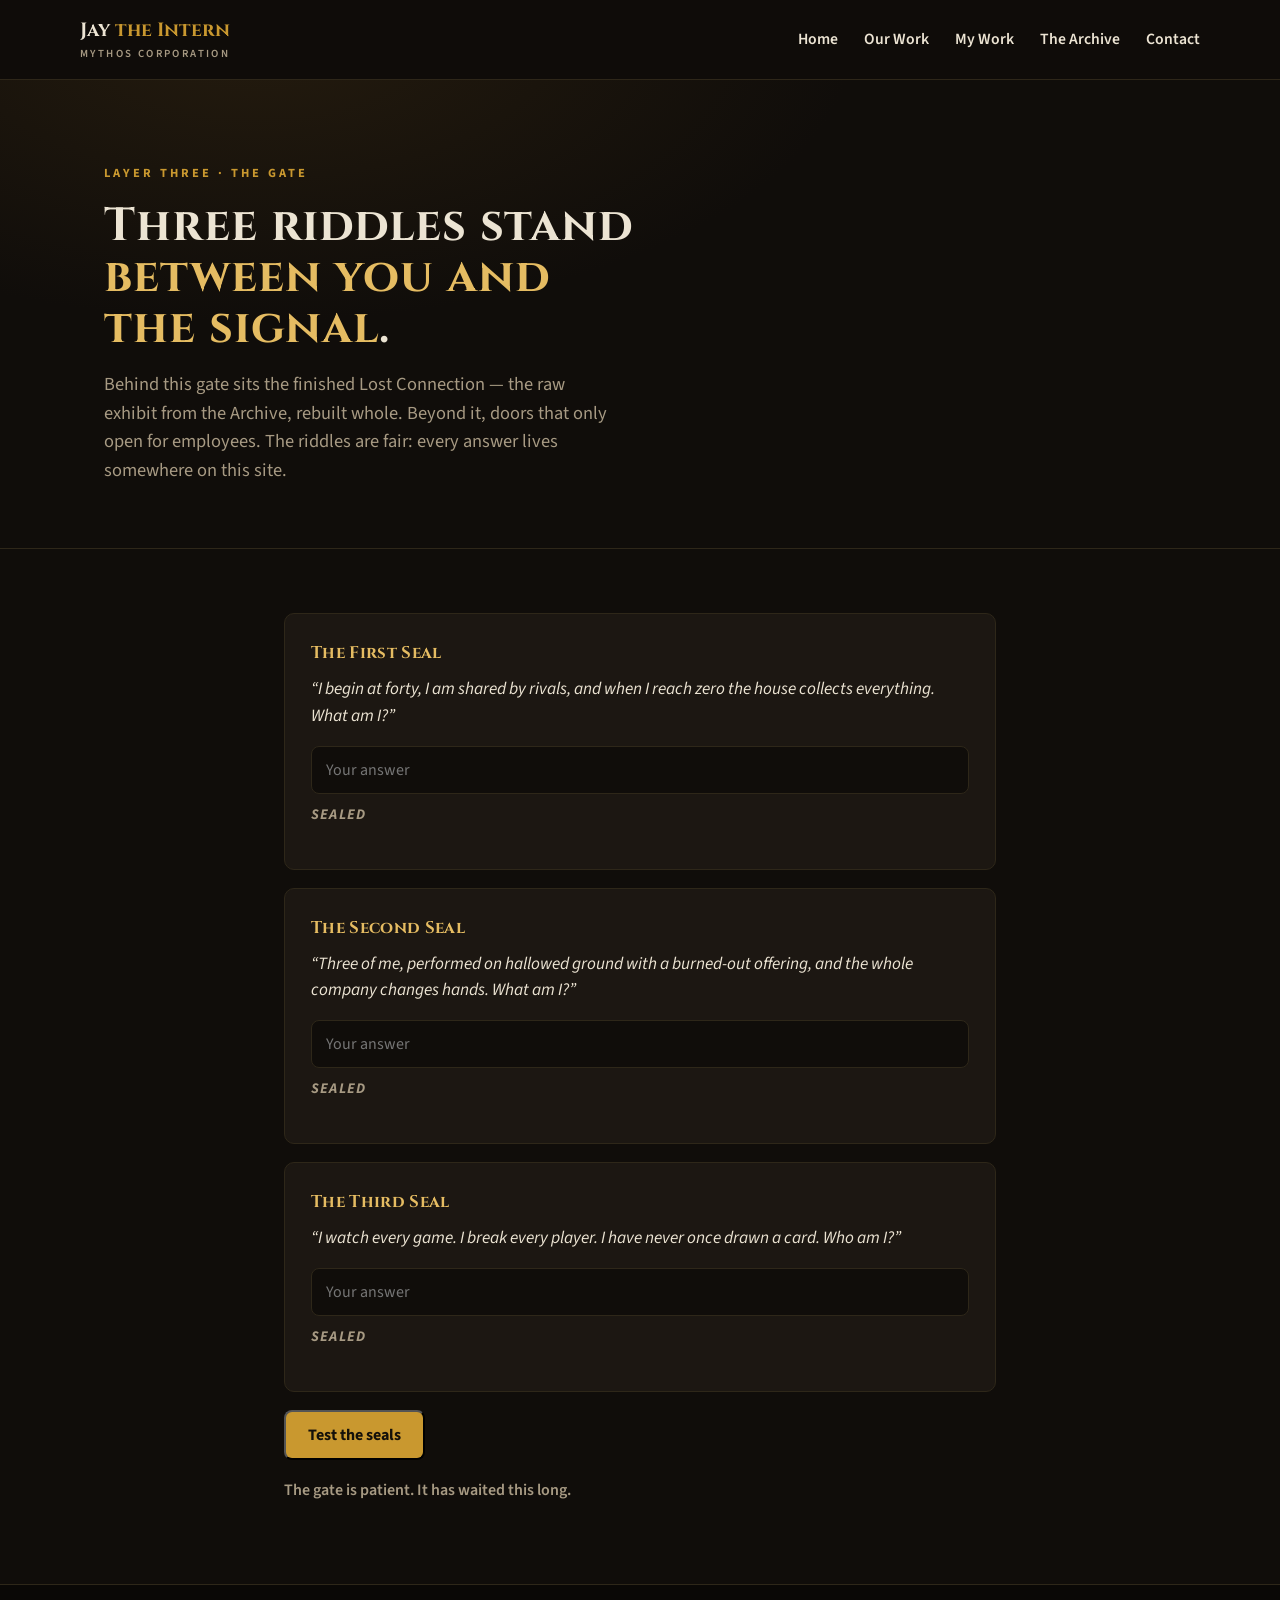
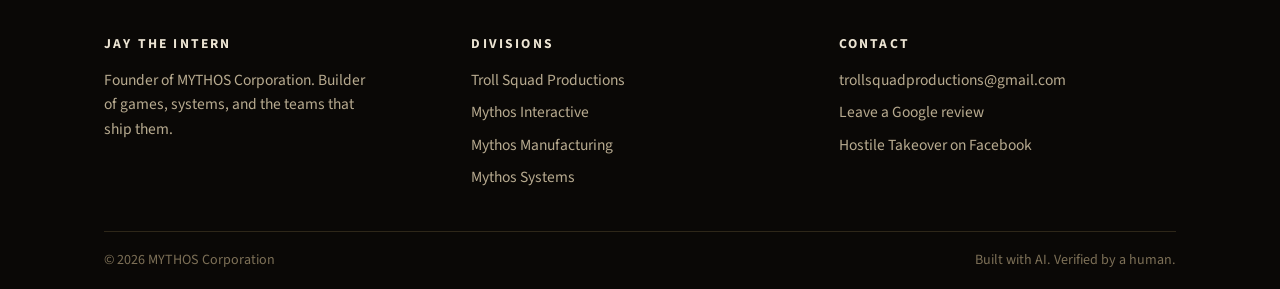
<file: the-gate.html>
<!DOCTYPE html>
<html lang="en">
<head>
<meta charset="utf-8">
<meta name="viewport" content="width=device-width, initial-scale=1">
<title>The Gate — Three Riddles | MYTHOS Corporation</title>
<meta name="description" content="Three riddles guard the finished Lost Connection. Their answers live in the lore of this site.">
<!-- SEO -->
<link rel="canonical" href="https://mythosgaming.dpdns.org/the-gate.html">
<meta property="og:type" content="website">
<meta property="og:site_name" content="MYTHOS Corporation">
<meta property="og:title" content="The Gate — Three Riddles | MYTHOS Corporation">
<meta property="og:description" content="Three riddles guard the finished Lost Connection. Their answers live in the lore of this site.">
<meta property="og:url" content="https://mythosgaming.dpdns.org/the-gate.html">
<meta property="og:image" content="https://mythosgaming.dpdns.org/og-image.png">
<meta name="twitter:card" content="summary_large_image">
<meta name="twitter:title" content="The Gate — Three Riddles | MYTHOS Corporation">
<meta name="twitter:description" content="Three riddles guard the finished Lost Connection. Their answers live in the lore of this site.">
<meta name="twitter:image" content="https://mythosgaming.dpdns.org/og-image.png">
<link rel="icon" href="/favicon.ico" sizes="any">
<link rel="icon" type="image/png" sizes="32x32" href="/favicon-32.png">
<link rel="apple-touch-icon" sizes="180x180" href="/favicon-180.png">
<!-- /SEO -->
<link rel="stylesheet" href="gothic.css">
<link rel="preconnect" href="https://fonts.googleapis.com">
<link rel="preconnect" href="https://fonts.gstatic.com" crossorigin>
<link href="https://fonts.googleapis.com/css2?family=Cinzel:wght@600;700&family=Source+Sans+3:wght@400;600;700&display=swap" rel="stylesheet">
<style>
  .riddle{border:1px solid var(--line);border-radius:var(--radius);background:var(--card);padding:26px;margin-bottom:18px}
  .riddle h3{font-size:1.05rem;margin-bottom:10px;color:var(--accent-deep)}
  .riddle p{font-size:1.08rem;color:var(--ink);margin-bottom:16px;font-style:italic}
  .riddle input{width:100%;padding:12px 14px;border-radius:8px;border:1px solid var(--line);background:#100d0a;color:var(--ink);font-size:1rem;font-family:"Source Sans 3",sans-serif}
  .riddle input:focus{outline:2px solid var(--accent);border-color:var(--accent)}
  .riddle .state{margin-top:10px;font-size:.92rem;font-weight:700;letter-spacing:.08em;text-transform:uppercase}
  .riddle.solved{border-color:var(--accent)}
  .riddle.solved .state{color:var(--accent-deep)}
  .riddle .state{color:var(--muted)}
  #gate-msg{margin:18px 0;font-weight:600;color:var(--muted)}
  #unlock{display:none;margin-top:10px}
</style>
</head>
<body>

<header class="site-header">
  <div class="wrap header-inner">
    <a class="wordmark" href="index.html">Jay <span>the Intern</span><small>MYTHOS Corporation</small></a>
    <nav class="main-nav" aria-label="Site">
      <a href="index.html">Home</a>
      <a href="our-work.html">Our Work</a>
      <a href="my-work.html">My Work</a>
      <a href="the-archive.html">The Archive</a>
      <a href="#contact">Contact</a>
    </nav>
  </div>
</header>

<section class="hero">
  <div class="wrap">
    <p class="eyebrow">Layer Three · The Gate</p>
    <h1>Three riddles stand <em>between you and the signal</em>.</h1>
    <p class="roles">Behind this gate sits the finished Lost Connection — the raw exhibit from the Archive, rebuilt whole. Beyond it, doors that only open for employees. The riddles are fair: every answer lives somewhere on this site.</p>
  </div>
</section>

<section class="block">
  <div class="wrap" style="max-width:760px">
    <div class="riddle" id="r1">
      <h3>The First Seal</h3>
      <p>&ldquo;I begin at forty, I am shared by rivals, and when I reach zero the house collects everything. What am I?&rdquo;</p>
      <input type="text" id="a1" placeholder="Your answer" autocomplete="off">
      <p class="state" id="s1">Sealed</p>
    </div>
    <div class="riddle" id="r2">
      <h3>The Second Seal</h3>
      <p>&ldquo;Three of me, performed on hallowed ground with a burned-out offering, and the whole company changes hands. What am I?&rdquo;</p>
      <input type="text" id="a2" placeholder="Your answer" autocomplete="off">
      <p class="state" id="s2">Sealed</p>
    </div>
    <div class="riddle" id="r3">
      <h3>The Third Seal</h3>
      <p>&ldquo;I watch every game. I break every player. I have never once drawn a card. Who am I?&rdquo;</p>
      <input type="text" id="a3" placeholder="Your answer" autocomplete="off">
      <p class="state" id="s3">Sealed</p>
    </div>
    <button class="btn btn-solid" id="try-btn" type="button">Test the seals</button>
    <p id="gate-msg">The gate is patient. It has waited this long.</p>
    <div id="unlock">
      <p class="statement">All three seals broken. The signal is yours to restore.</p>
      <div class="hero-ctas">
        <a class="btn btn-solid" href="lost-connection.html">Enter Lost Connection</a>
      </div>
    </div>
  </div>
</section>

<footer class="site-footer" id="contact">
  <div class="wrap">
    <div class="footer-inner">
      <div>
        <h4>Jay the Intern</h4>
        <p>Founder of MYTHOS Corporation. Builder of games, systems, and the teams that ship them.</p>
      </div>
      <div>
        <h4>Divisions</h4>
        <a href="troll-squad-productions.html">Troll Squad Productions</a>
        <a href="mythos-interactive.html">Mythos Interactive</a>
        <a href="mythos-manufacturing.html">Mythos Manufacturing</a>
        <a href="mythos-systems.html">Mythos Systems</a>
      </div>
      <div>
        <h4>Contact</h4>
        <a href="mailto:trollsquadproductions@gmail.com">trollsquadproductions@gmail.com</a>
        <a href="https://g.page/r/Cdmuf9Ouadc4EBI/review" target="_blank" rel="noopener">Leave a Google review</a>
        <a href="https://www.facebook.com/1398358836689801" target="_blank" rel="noopener">Hostile Takeover on Facebook</a>
      </div>
    </div>
    <div class="footer-base">
      <span>&copy; 2026 MYTHOS Corporation</span>
      <span>Built with AI. Verified by a human.</span>
    </div>
  </div>
</footer>

<script src="access.js"></script>
<script>
(function(){
  var answers = [
    {input:'a1', box:'r1', state:'s1', ok:['sanity','the sanity pool','sanity pool']},
    {input:'a2', box:'r2', state:'s2', ok:['ritual','a ritual','rituals','the ritual']},
    {input:'a3', box:'r3', state:'s3', ok:['the board','board']}
  ];
  function norm(s){ return (s||'').trim().toLowerCase().replace(/\s+/g,' '); }
  document.getElementById('try-btn').addEventListener('click', function(){
    var solved = 0;
    answers.forEach(function(r){
      var v = norm(document.getElementById(r.input).value);
      var good = r.ok.indexOf(v) !== -1;
      document.getElementById(r.box).classList.toggle('solved', good);
      document.getElementById(r.state).textContent = good ? 'Broken' : 'Sealed';
      if (good) solved++;
    });
    var msg = document.getElementById('gate-msg');
    if (solved === 3) {
      if (window.markStep) window.markStep('gate');
      msg.textContent = '';
      document.getElementById('unlock').style.display = 'block';
      document.getElementById('unlock').scrollIntoView({behavior:'smooth', block:'center'});
    } else if (solved === 0) {
      msg.textContent = 'The gate does not move. The answers are on this site — the game\'s page keeps them.';
    } else {
      msg.textContent = solved + ' of 3 seals broken. The gate stirs, but holds.';
    }
  });
})();
</script>

</body>
</html>
</file>
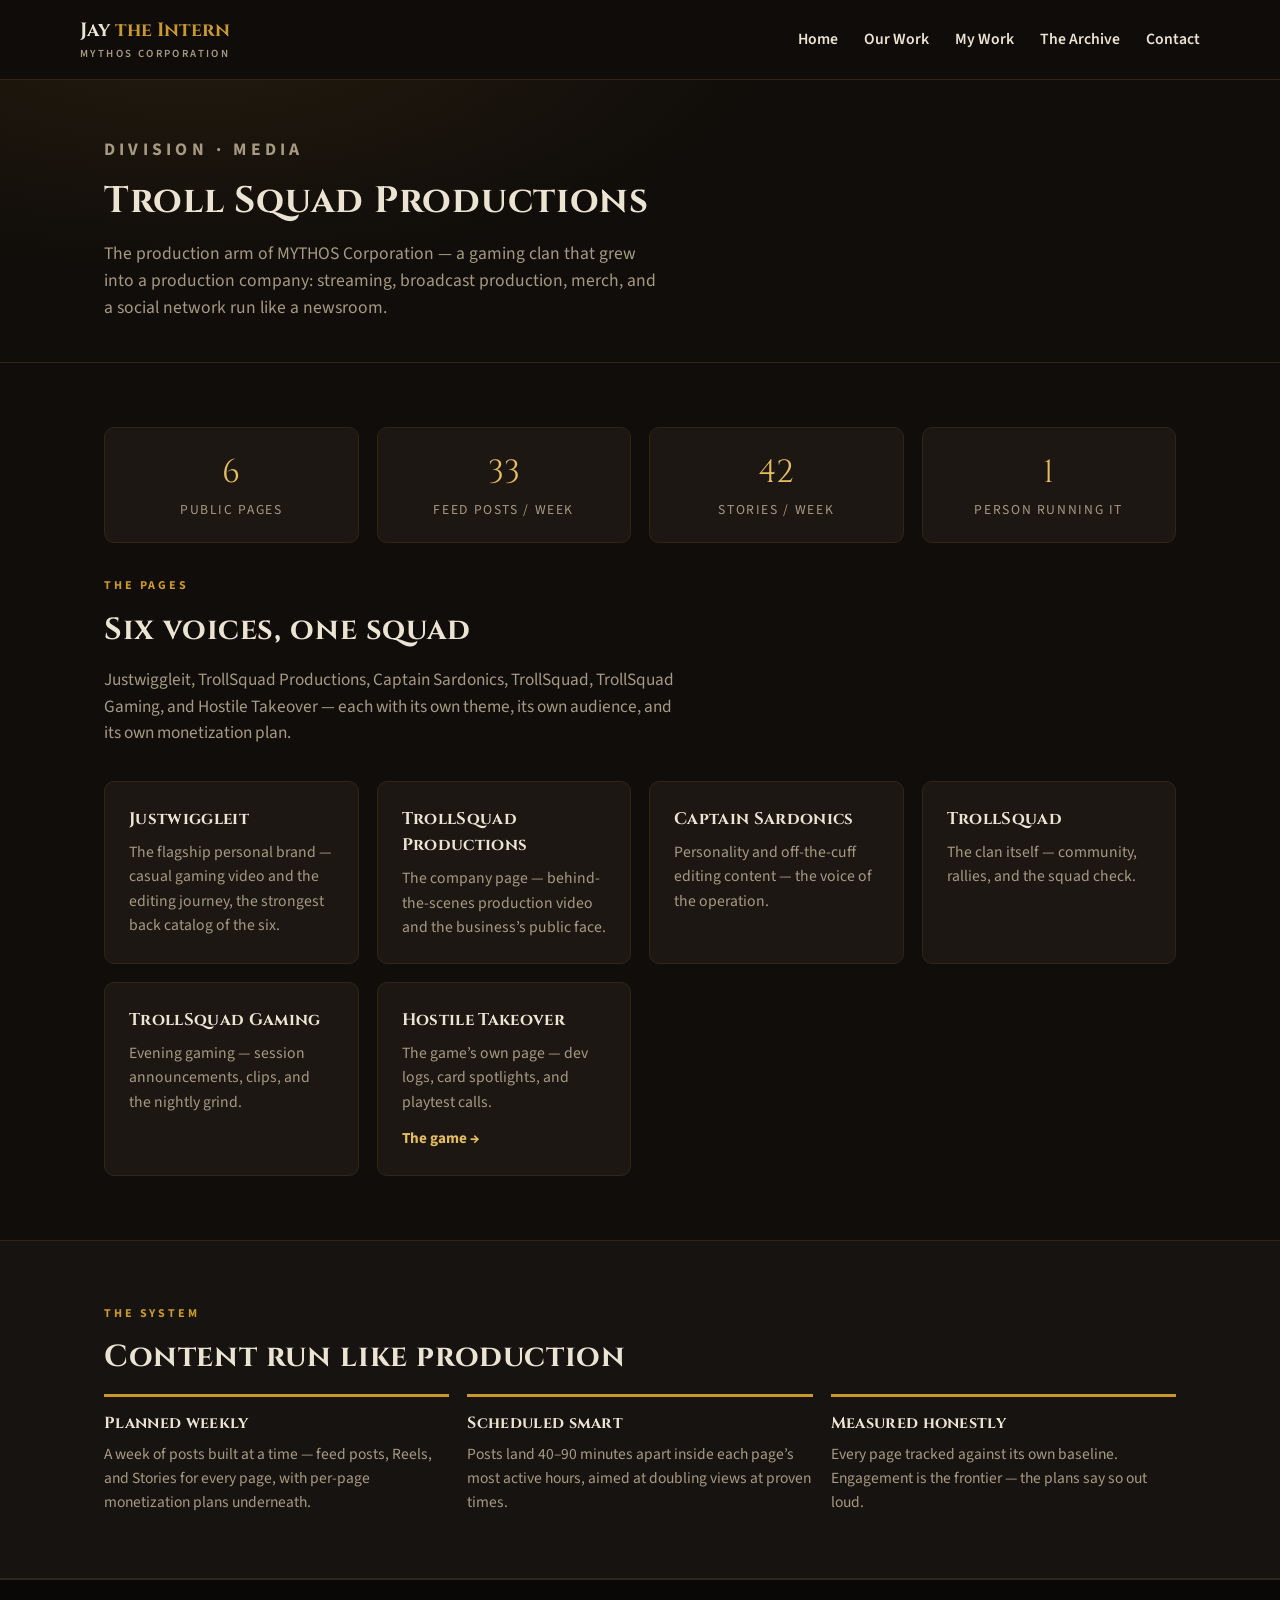
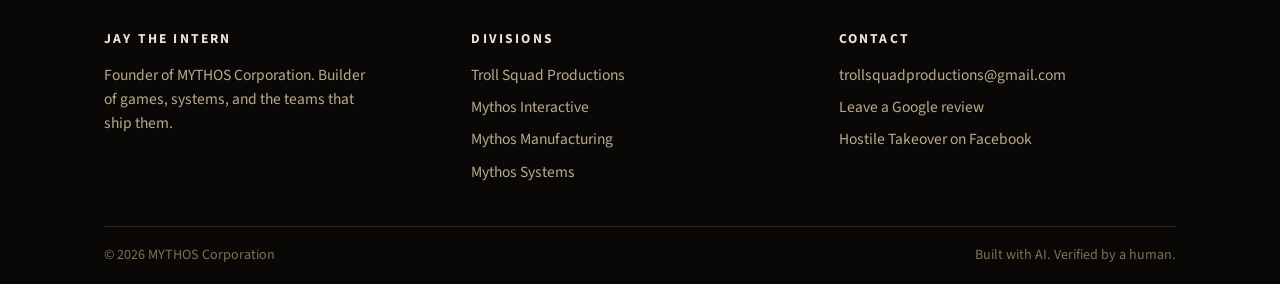
<file: troll-squad-productions.html>
<!DOCTYPE html>
<html lang="en">
<head>
<meta charset="utf-8">
<meta name="viewport" content="width=device-width, initial-scale=1">
<title>Troll Squad Productions — Media Division | MYTHOS Corporation</title>
<meta name="description" content="Troll Squad Productions: the media and production arm of MYTHOS Corporation — gaming clan, broadcast production, and a six-page social network.">
<!-- SEO -->
<link rel="canonical" href="https://mythosgaming.dpdns.org/troll-squad-productions.html">
<meta property="og:type" content="website">
<meta property="og:site_name" content="MYTHOS Corporation">
<meta property="og:title" content="Troll Squad Productions — Media Division | MYTHOS Corporation">
<meta property="og:description" content="Troll Squad Productions: the media and production arm of MYTHOS Corporation — gaming clan, broadcast production, and a six-page social network.">
<meta property="og:url" content="https://mythosgaming.dpdns.org/troll-squad-productions.html">
<meta property="og:image" content="https://mythosgaming.dpdns.org/og-image.png">
<meta name="twitter:card" content="summary_large_image">
<meta name="twitter:title" content="Troll Squad Productions — Media Division | MYTHOS Corporation">
<meta name="twitter:description" content="Troll Squad Productions: the media and production arm of MYTHOS Corporation — gaming clan, broadcast production, and a six-page social network.">
<meta name="twitter:image" content="https://mythosgaming.dpdns.org/og-image.png">
<link rel="icon" href="/favicon.ico" sizes="any">
<link rel="icon" type="image/png" sizes="32x32" href="/favicon-32.png">
<link rel="apple-touch-icon" sizes="180x180" href="/favicon-180.png">
<!-- /SEO -->
<link rel="stylesheet" href="gothic.css">
<link rel="preconnect" href="https://fonts.googleapis.com">
<link rel="preconnect" href="https://fonts.gstatic.com" crossorigin>
<link href="https://fonts.googleapis.com/css2?family=Cinzel:wght@600;700&family=Source+Sans+3:wght@400;600;700&display=swap" rel="stylesheet">
</head>
<body>

<header class="site-header">
  <div class="wrap header-inner">
    <a class="wordmark" href="index.html">Jay <span>the Intern</span><small>MYTHOS Corporation</small></a>
    <nav class="main-nav" aria-label="Site">
      <a href="index.html">Home</a>
      <a href="our-work.html">Our Work</a>
      <a href="my-work.html">My Work</a>
      <a href="the-archive.html">The Archive</a>
      <a href="#contact">Contact</a>
    </nav>
  </div>
</header>

<div class="page-hero">
  <div class="wrap">
    <p class="section-label">Division · Media</p>
    <h1>Troll Squad Productions</h1>
    <p>The production arm of MYTHOS Corporation — a gaming clan that grew into a production company: streaming, broadcast production, merch, and a social network run like a newsroom.</p>
  </div>
</div>

<section class="block">
  <div class="wrap">
    <div class="stat-row">
      <div class="stat"><span class="num">6</span><span class="lbl">Public Pages</span></div>
      <div class="stat"><span class="num">33</span><span class="lbl">Feed Posts / Week</span></div>
      <div class="stat"><span class="num">42</span><span class="lbl">Stories / Week</span></div>
      <div class="stat"><span class="num">1</span><span class="lbl">Person Running It</span></div>
    </div>
    <p class="section-label">The Pages</p>
    <h2>Six voices, one squad</h2>
    <p class="lede">Justwiggleit, TrollSquad Productions, Captain Sardonics, TrollSquad, TrollSquad Gaming, and Hostile Takeover — each with its own theme, its own audience, and its own monetization plan.</p>
    <div class="grid">
      <div class="card"><h3>Justwiggleit</h3><p>The flagship personal brand — casual gaming video and the editing journey, the strongest back catalog of the six.</p></div>
      <div class="card"><h3>TrollSquad Productions</h3><p>The company page — behind-the-scenes production video and the business&rsquo;s public face.</p></div>
      <div class="card"><h3>Captain Sardonics</h3><p>Personality and off-the-cuff editing content — the voice of the operation.</p></div>
      <div class="card"><h3>TrollSquad</h3><p>The clan itself — community, rallies, and the squad check.</p></div>
      <div class="card"><h3>TrollSquad Gaming</h3><p>Evening gaming — session announcements, clips, and the nightly grind.</p></div>
      <div class="card"><h3>Hostile Takeover</h3><p>The game&rsquo;s own page — dev logs, card spotlights, and playtest calls.</p><p style="margin-top:12px"><a class="more" href="hostile-takeover.html">The game &rarr;</a></p></div>
    </div>
  </div>
</section>

<section class="block alt">
  <div class="wrap">
    <p class="section-label">The System</p>
    <h2>Content run like production</h2>
    <div class="steps">
      <div class="step"><h3>Planned weekly</h3><p>A week of posts built at a time — feed posts, Reels, and Stories for every page, with per-page monetization plans underneath.</p></div>
      <div class="step"><h3>Scheduled smart</h3><p>Posts land 40–90 minutes apart inside each page&rsquo;s most active hours, aimed at doubling views at proven times.</p></div>
      <div class="step"><h3>Measured honestly</h3><p>Every page tracked against its own baseline. Engagement is the frontier — the plans say so out loud.</p></div>
    </div>
  </div>
</section>

<footer class="site-footer" id="contact">
  <div class="wrap">
    <div class="footer-inner">
      <div>
        <h4>Jay the Intern</h4>
        <p>Founder of MYTHOS Corporation. Builder of games, systems, and the teams that ship them.</p>
      </div>
      <div>
        <h4>Divisions</h4>
        <a href="troll-squad-productions.html">Troll Squad Productions</a>
        <a href="mythos-interactive.html">Mythos Interactive</a>
        <a href="mythos-manufacturing.html">Mythos Manufacturing</a>
        <a href="mythos-systems.html">Mythos Systems</a>
      </div>
      <div>
        <h4>Contact</h4>
        <a href="mailto:trollsquadproductions@gmail.com">trollsquadproductions@gmail.com</a>
        <a href="https://g.page/r/Cdmuf9Ouadc4EBI/review" target="_blank" rel="noopener">Leave a Google review</a>
        <a href="https://www.facebook.com/1398358836689801" target="_blank" rel="noopener">Hostile Takeover on Facebook</a>
      </div>
    </div>
    <div class="footer-base">
      <span>&copy; 2026 MYTHOS Corporation</span>
      <span>Built with AI. Verified by a human.</span>
    </div>
  </div>
</footer>

</body>
</html>
</file>
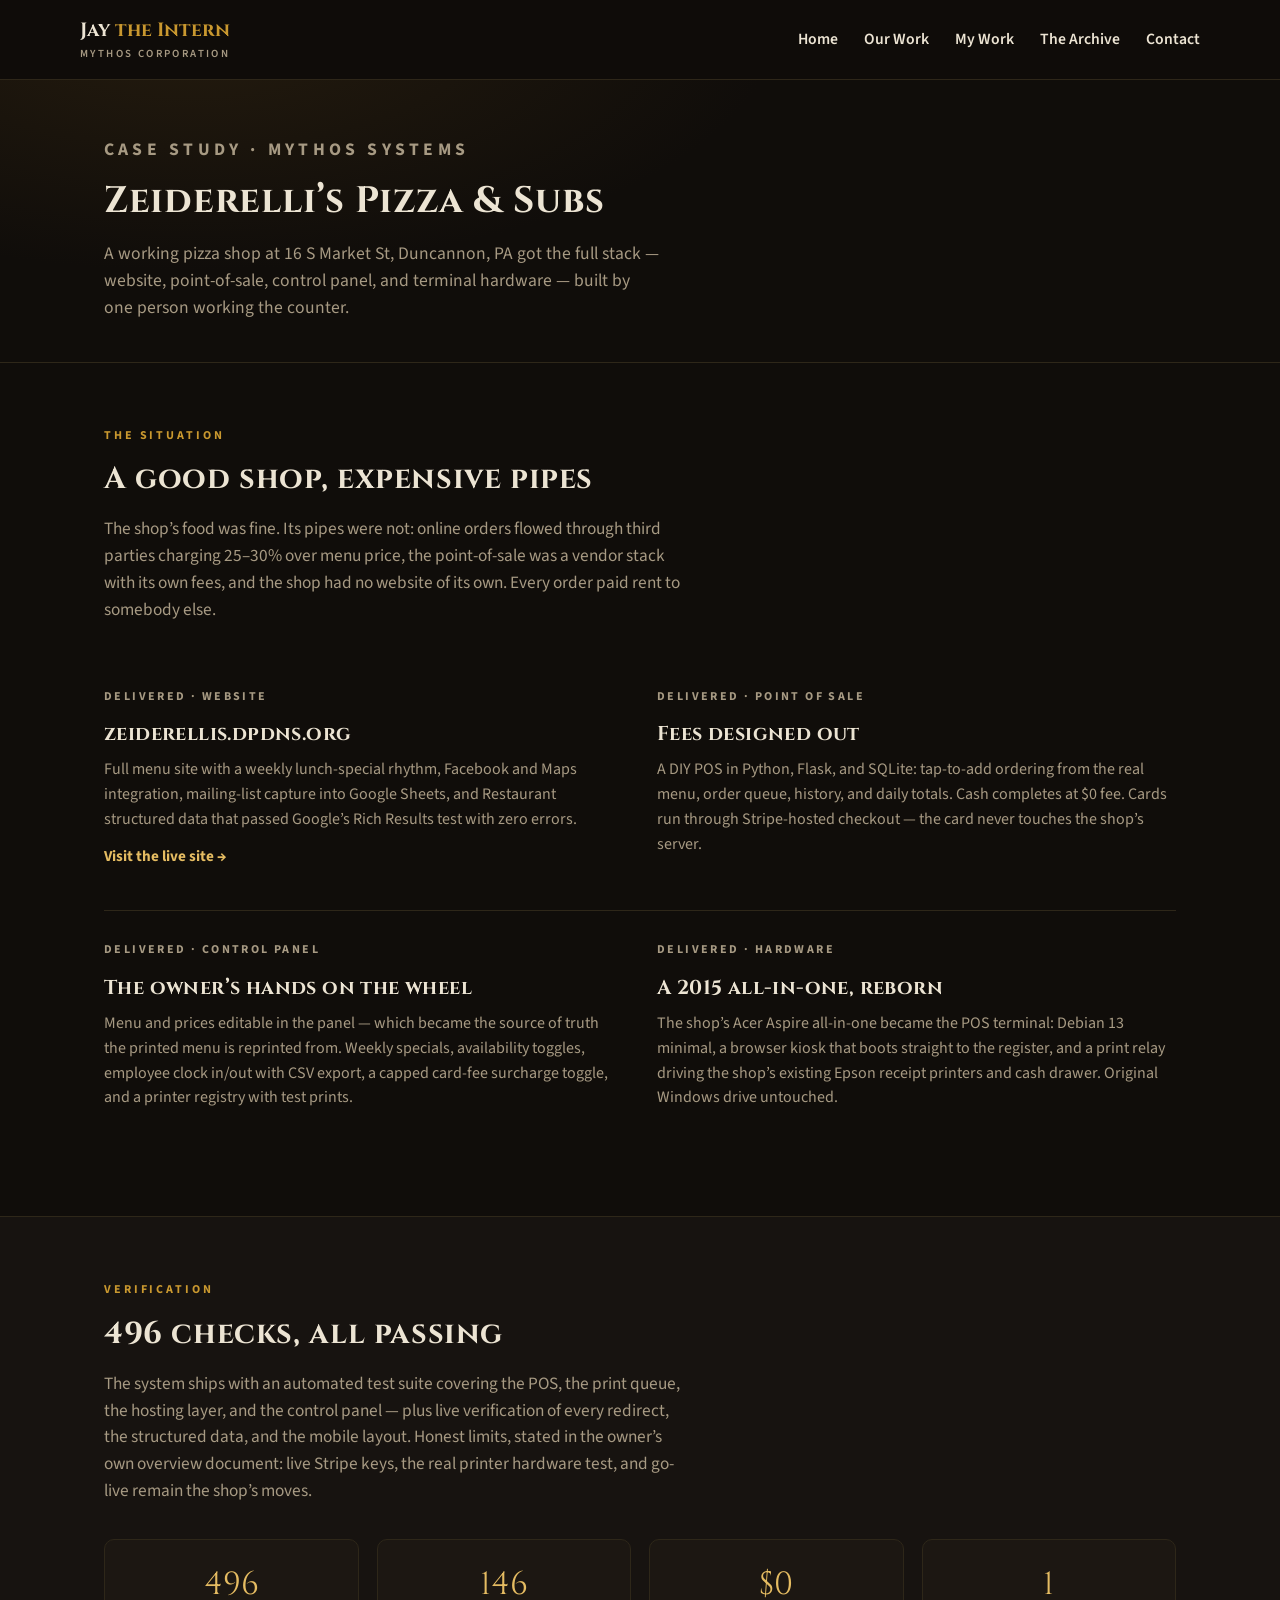
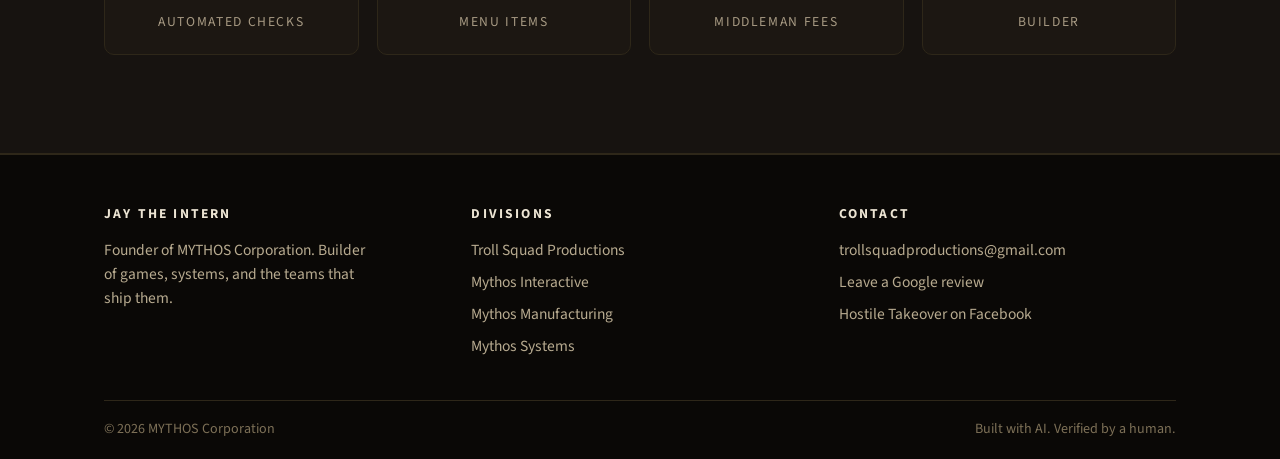
<file: zeiderellis-case-study.html>
<!DOCTYPE html>
<html lang="en">
<head>
<meta charset="utf-8">
<meta name="viewport" content="width=device-width, initial-scale=1">
<title>Case Study: Zeiderelli&rsquo;s Pizza &amp; Subs | Mythos Systems</title>
<meta name="description" content="Case study: a live website, DIY point-of-sale, owner control panel, and kiosk terminal built for Zeiderelli's Pizza & Subs in Duncannon, PA.">
<!-- SEO -->
<link rel="canonical" href="https://mythosgaming.dpdns.org/zeiderellis-case-study.html">
<meta property="og:type" content="website">
<meta property="og:site_name" content="MYTHOS Corporation">
<meta property="og:title" content="Case Study: Zeiderelli’s Pizza &amp; Subs | Mythos Systems">
<meta property="og:description" content="Case study: a live website, DIY point-of-sale, owner control panel, and kiosk terminal built for Zeiderelli&#x27;s Pizza &amp; Subs in Duncannon, PA.">
<meta property="og:url" content="https://mythosgaming.dpdns.org/zeiderellis-case-study.html">
<meta property="og:image" content="https://mythosgaming.dpdns.org/og-image.png">
<meta name="twitter:card" content="summary_large_image">
<meta name="twitter:title" content="Case Study: Zeiderelli’s Pizza &amp; Subs | Mythos Systems">
<meta name="twitter:description" content="Case study: a live website, DIY point-of-sale, owner control panel, and kiosk terminal built for Zeiderelli&#x27;s Pizza &amp; Subs in Duncannon, PA.">
<meta name="twitter:image" content="https://mythosgaming.dpdns.org/og-image.png">
<link rel="icon" href="/favicon.ico" sizes="any">
<link rel="icon" type="image/png" sizes="32x32" href="/favicon-32.png">
<link rel="apple-touch-icon" sizes="180x180" href="/favicon-180.png">
<!-- /SEO -->
<link rel="stylesheet" href="gothic.css">
<link rel="preconnect" href="https://fonts.googleapis.com">
<link rel="preconnect" href="https://fonts.gstatic.com" crossorigin>
<link href="https://fonts.googleapis.com/css2?family=Cinzel:wght@600;700&family=Source+Sans+3:wght@400;600;700&display=swap" rel="stylesheet">
</head>
<body>

<header class="site-header">
  <div class="wrap header-inner">
    <a class="wordmark" href="index.html">Jay <span>the Intern</span><small>MYTHOS Corporation</small></a>
    <nav class="main-nav" aria-label="Site">
      <a href="index.html">Home</a>
      <a href="our-work.html">Our Work</a>
      <a href="my-work.html">My Work</a>
      <a href="the-archive.html">The Archive</a>
      <a href="#contact">Contact</a>
    </nav>
  </div>
</header>

<div class="page-hero">
  <div class="wrap">
    <p class="section-label">Case Study · Mythos Systems</p>
    <h1>Zeiderelli&rsquo;s Pizza &amp; Subs</h1>
    <p>A working pizza shop at 16 S Market St, Duncannon, PA got the full stack — website, point-of-sale, control panel, and terminal hardware — built by one person working the counter.</p>
  </div>
</div>

<section class="block">
  <div class="wrap">
    <p class="section-label">The Situation</p>
    <h2>A good shop, expensive pipes</h2>
    <p class="lede">The shop&rsquo;s food was fine. Its pipes were not: online orders flowed through third parties charging 25–30% over menu price, the point-of-sale was a vendor stack with its own fees, and the shop had no website of its own. Every order paid rent to somebody else.</p>
    <div class="feature">
      <div>
        <p class="kicker">Delivered · Website</p>
        <h3>zeiderellis.dpdns.org</h3>
        <p>Full menu site with a weekly lunch-special rhythm, Facebook and Maps integration, mailing-list capture into Google Sheets, and Restaurant structured data that passed Google&rsquo;s Rich Results test with zero errors.</p>
        <p><a class="more" href="https://zeiderellis.dpdns.org/" target="_blank" rel="noopener">Visit the live site &rarr;</a></p>
      </div>
      <div>
        <p class="kicker">Delivered · Point of Sale</p>
        <h3>Fees designed out</h3>
        <p>A DIY POS in Python, Flask, and SQLite: tap-to-add ordering from the real menu, order queue, history, and daily totals. Cash completes at $0 fee. Cards run through Stripe-hosted checkout — the card never touches the shop&rsquo;s server.</p>
      </div>
    </div>
    <div class="feature">
      <div>
        <p class="kicker">Delivered · Control Panel</p>
        <h3>The owner&rsquo;s hands on the wheel</h3>
        <p>Menu and prices editable in the panel — which became the source of truth the printed menu is reprinted from. Weekly specials, availability toggles, employee clock in/out with CSV export, a capped card-fee surcharge toggle, and a printer registry with test prints.</p>
      </div>
      <div>
        <p class="kicker">Delivered · Hardware</p>
        <h3>A 2015 all-in-one, reborn</h3>
        <p>The shop&rsquo;s Acer Aspire all-in-one became the POS terminal: Debian 13 minimal, a browser kiosk that boots straight to the register, and a print relay driving the shop&rsquo;s existing Epson receipt printers and cash drawer. Original Windows drive untouched.</p>
      </div>
    </div>
  </div>
</section>

<section class="block alt">
  <div class="wrap">
    <p class="section-label">Verification</p>
    <h2>496 checks, all passing</h2>
    <p class="lede">The system ships with an automated test suite covering the POS, the print queue, the hosting layer, and the control panel — plus live verification of every redirect, the structured data, and the mobile layout. Honest limits, stated in the owner&rsquo;s own overview document: live Stripe keys, the real printer hardware test, and go-live remain the shop&rsquo;s moves.</p>
    <div class="stat-row">
      <div class="stat"><span class="num">496</span><span class="lbl">Automated Checks</span></div>
      <div class="stat"><span class="num">146</span><span class="lbl">Menu Items</span></div>
      <div class="stat"><span class="num">$0</span><span class="lbl">Middleman Fees</span></div>
      <div class="stat"><span class="num">1</span><span class="lbl">Builder</span></div>
    </div>
  </div>
</section>

<footer class="site-footer" id="contact">
  <div class="wrap">
    <div class="footer-inner">
      <div>
        <h4>Jay the Intern</h4>
        <p>Founder of MYTHOS Corporation. Builder of games, systems, and the teams that ship them.</p>
      </div>
      <div>
        <h4>Divisions</h4>
        <a href="troll-squad-productions.html">Troll Squad Productions</a>
        <a href="mythos-interactive.html">Mythos Interactive</a>
        <a href="mythos-manufacturing.html">Mythos Manufacturing</a>
        <a href="mythos-systems.html">Mythos Systems</a>
      </div>
      <div>
        <h4>Contact</h4>
        <a href="mailto:trollsquadproductions@gmail.com">trollsquadproductions@gmail.com</a>
        <a href="https://g.page/r/Cdmuf9Ouadc4EBI/review" target="_blank" rel="noopener">Leave a Google review</a>
        <a href="https://www.facebook.com/1398358836689801" target="_blank" rel="noopener">Hostile Takeover on Facebook</a>
      </div>
    </div>
    <div class="footer-base">
      <span>&copy; 2026 MYTHOS Corporation</span>
      <span>Built with AI. Verified by a human.</span>
    </div>
  </div>
</footer>

</body>
</html>
</file>
<file: styles.css>
:root{
  --bg:#ffffff; --panel:#f7f6f2; --ink:#1a1d21; --muted:#5b636c; --line:#e4e1d8;
  --accent:#b9822c; --accent-deep:#8a611e; --charcoal:#191c1f;
  --radius:10px; --max:1120px;
}
*{box-sizing:border-box;margin:0;padding:0}
html{scroll-behavior:smooth}
body{font-family:"Source Sans 3",system-ui,sans-serif;color:var(--ink);background:var(--bg);line-height:1.55}
a{color:var(--accent-deep);text-decoration:none}
a:hover{text-decoration:underline}
.wrap{max-width:var(--max);margin:0 auto;padding:0 24px}

/* Header — identical on every page */
.site-header{position:sticky;top:0;background:rgba(255,255,255,.96);border-bottom:1px solid var(--line);z-index:50;backdrop-filter:blur(6px)}
.header-inner{display:flex;align-items:center;justify-content:space-between;padding:16px 0;gap:16px;flex-wrap:wrap}
.wordmark{font-weight:700;font-size:1.25rem;letter-spacing:.01em;color:var(--ink)}
.wordmark span{color:var(--accent)}
.wordmark small{display:block;font-weight:600;font-size:.68rem;letter-spacing:.22em;color:var(--muted);text-transform:uppercase}
.main-nav{display:flex;gap:28px;flex-wrap:wrap}
.main-nav a{color:var(--ink);font-weight:600;font-size:.98rem}
.main-nav a.active{color:var(--accent-deep);border-bottom:2px solid var(--accent);padding-bottom:2px}
.main-nav a:hover{color:var(--accent-deep);text-decoration:none}

/* Hero */
.hero{padding:84px 0 64px;border-bottom:1px solid var(--line);background:linear-gradient(180deg,#fff 0%,var(--panel) 100%)}
.eyebrow{font-size:.78rem;font-weight:700;letter-spacing:.24em;text-transform:uppercase;color:var(--accent-deep);margin-bottom:18px}
.hero h1{font-size:3rem;line-height:1.08;font-weight:700;letter-spacing:-.01em;max-width:16ch}
.hero h1 em{font-style:normal;color:var(--accent-deep)}
.hero .roles{margin-top:16px;font-size:1.15rem;color:var(--muted);max-width:56ch}
.statement{margin-top:30px;font-size:1.45rem;line-height:1.4;font-weight:600;max-width:34ch;border-left:4px solid var(--accent);padding-left:20px}
.hero-ctas{margin-top:34px;display:flex;gap:14px;flex-wrap:wrap}
.btn{display:inline-block;padding:12px 22px;border-radius:8px;font-weight:700;font-size:1rem}
.btn-solid{background:var(--ink);color:#fff}
.btn-solid:hover{background:#000;text-decoration:none}
.btn-outline{border:1.5px solid var(--ink);color:var(--ink)}
.btn-outline:hover{border-color:var(--accent-deep);color:var(--accent-deep);text-decoration:none}

/* Sections */
section.block{padding:64px 0}
section.block.alt{background:var(--panel);border-top:1px solid var(--line);border-bottom:1px solid var(--line)}
.section-label{font-size:.75rem;font-weight:700;letter-spacing:.24em;text-transform:uppercase;color:var(--accent-deep);margin-bottom:10px}
section.block h2{font-size:2rem;font-weight:700;margin-bottom:14px;letter-spacing:-.01em}
.lede{color:var(--muted);font-size:1.08rem;max-width:64ch;margin-bottom:34px}

/* Cards */
.grid{display:grid;grid-template-columns:repeat(auto-fit,minmax(240px,1fr));gap:18px}
.card{background:#fff;border:1px solid var(--line);border-radius:var(--radius);padding:24px}
.card h3{font-size:1.12rem;font-weight:700;margin-bottom:8px}
.card p{color:var(--muted);font-size:.98rem}
.card .tag{display:inline-block;font-size:.7rem;font-weight:700;letter-spacing:.14em;text-transform:uppercase;color:var(--accent-deep);border:1px solid var(--accent);border-radius:999px;padding:3px 10px;margin-bottom:12px}
.card a.more{font-weight:700;font-size:.95rem}

/* Feature rows */
.feature{display:grid;grid-template-columns:1fr 1fr;gap:34px;align-items:start;padding:30px 0;border-bottom:1px solid var(--line)}
.feature:last-child{border-bottom:none}
.feature h3{font-size:1.35rem;margin-bottom:8px}
.feature p{color:var(--muted);margin-bottom:12px}
.feature ul{margin:0 0 12px 18px;color:var(--muted)}
.feature ul li{margin-bottom:5px}
.kicker{font-size:.75rem;font-weight:700;letter-spacing:.2em;text-transform:uppercase;color:var(--accent-deep);margin-bottom:8px}

/* How I work strip */
.steps{display:grid;grid-template-columns:repeat(auto-fit,minmax(220px,1fr));gap:18px}
.step{border-top:3px solid var(--accent);padding-top:14px}
.step h3{font-size:1.05rem;margin-bottom:6px}
.step p{color:var(--muted);font-size:.97rem}

/* Page hero (sub pages) */
.page-hero{padding:56px 0 40px;border-bottom:1px solid var(--line);background:var(--panel)}
.page-hero h1{font-size:2.4rem;font-weight:700;letter-spacing:-.01em;margin-bottom:10px}
.page-hero p{color:var(--muted);font-size:1.1rem;max-width:62ch}

/* Footer — identical on every page */
.site-footer{background:var(--charcoal);color:#cfd3d8;margin-top:0}
.footer-inner{display:grid;grid-template-columns:repeat(auto-fit,minmax(220px,1fr));gap:30px;padding:48px 0 34px}
.site-footer h4{color:#fff;font-size:.85rem;letter-spacing:.16em;text-transform:uppercase;margin-bottom:14px}
.site-footer a{color:#cfd3d8;display:block;margin-bottom:8px;font-size:.97rem}
.site-footer a:hover{color:#fff}
.site-footer p{font-size:.97rem;max-width:34ch}
.footer-base{border-top:1px solid #2c3036;padding:18px 0;font-size:.88rem;color:#8b929a;display:flex;justify-content:space-between;gap:12px;flex-wrap:wrap}

@media (max-width:760px){
  .hero h1{font-size:2.2rem}
  .feature{grid-template-columns:1fr}
  .statement{font-size:1.25rem}
}
</file>
<file: gothic.css>
/* Layer two — Gothic evolution of the corporate system.
   Same components, same class names; darker soul. */
:root{
  --bg:#100d0a; --panel:#171310; --card:#1c1712; --ink:#ece4d3; --muted:#a79a83;
  --line:#2e2719; --accent:#c9982f; --accent-deep:#e5bc62; --charcoal:#0a0806;
  --radius:10px; --max:1120px;
}
*{box-sizing:border-box;margin:0;padding:0}
html{scroll-behavior:smooth}
body{font-family:"Source Sans 3",system-ui,sans-serif;color:var(--ink);background:var(--bg);line-height:1.55}
a{color:var(--accent-deep);text-decoration:none}
a:hover{text-decoration:underline}
.wrap{max-width:var(--max);margin:0 auto;padding:0 24px}
h1,h2,h3{font-family:"Cinzel",serif;font-weight:700;letter-spacing:.02em}

/* Header — same structure as layer one, dark */
.site-header{position:sticky;top:0;background:rgba(16,13,10,.96);border-bottom:1px solid var(--line);z-index:50;backdrop-filter:blur(6px)}
.header-inner{display:flex;align-items:center;justify-content:space-between;padding:16px 0;gap:16px;flex-wrap:wrap}
.wordmark{font-family:"Cinzel",serif;font-weight:700;font-size:1.2rem;color:var(--ink)}
.wordmark span{color:var(--accent)}
.wordmark small{display:block;font-family:"Source Sans 3",sans-serif;font-weight:600;font-size:.68rem;letter-spacing:.22em;color:var(--muted);text-transform:uppercase}
.main-nav{display:flex;gap:26px;flex-wrap:wrap}
.main-nav a{color:var(--ink);font-weight:600;font-size:.98rem}
.main-nav a.active{color:var(--accent-deep);border-bottom:2px solid var(--accent);padding-bottom:2px}
.main-nav a:hover{color:var(--accent-deep);text-decoration:none}

/* Heroes */
.hero{padding:84px 0 64px;border-bottom:1px solid var(--line);background:radial-gradient(1000px 480px at 20% -10%,#241b0e 0%,var(--bg) 60%)}
.eyebrow{font-size:.78rem;font-weight:700;letter-spacing:.24em;text-transform:uppercase;color:var(--accent);margin-bottom:18px}
.hero h1{font-size:2.9rem;line-height:1.1;max-width:18ch}
.hero h1 em{font-style:normal;color:var(--accent-deep)}
.hero .roles{margin-top:16px;font-size:1.15rem;color:var(--muted);max-width:56ch}
.statement{margin-top:30px;font-size:1.4rem;line-height:1.4;font-weight:600;max-width:34ch;border-left:4px solid var(--accent);padding-left:20px}
.hero-ctas{margin-top:34px;display:flex;gap:14px;flex-wrap:wrap}
.btn{display:inline-block;padding:12px 22px;border-radius:8px;font-weight:700;font-size:1rem;font-family:"Source Sans 3",sans-serif}
.btn-solid{background:var(--accent);color:#14100a}
.btn-solid:hover{background:var(--accent-deep);text-decoration:none}
.btn-outline{border:1.5px solid var(--muted);color:var(--ink)}
.btn-outline:hover{border-color:var(--accent);color:var(--accent-deep);text-decoration:none}
.page-hero{padding:56px 0 40px;border-bottom:1px solid var(--line);background:radial-gradient(900px 380px at 15% -20%,#241b0e 0%,var(--bg) 65%)}
.page-hero h1{font-size:2.3rem;margin-bottom:10px}
.page-hero p{color:var(--muted);font-size:1.1rem;max-width:62ch}

/* Sections */
section.block{padding:64px 0}
section.block.alt{background:var(--panel);border-top:1px solid var(--line);border-bottom:1px solid var(--line)}
.section-label{font-size:.75rem;font-weight:700;letter-spacing:.24em;text-transform:uppercase;color:var(--accent);margin-bottom:10px}
section.block h2{font-size:1.9rem;margin-bottom:14px}
.lede{color:var(--muted);font-size:1.08rem;max-width:64ch;margin-bottom:34px}

/* Cards */
.grid{display:grid;grid-template-columns:repeat(auto-fit,minmax(240px,1fr));gap:18px}
.card{background:var(--card);border:1px solid var(--line);border-radius:var(--radius);padding:24px}
.card h3{font-size:1.05rem;margin-bottom:8px;color:var(--ink)}
.card p{color:var(--muted);font-size:.98rem}
.card .tag{display:inline-block;font-size:.7rem;font-weight:700;letter-spacing:.14em;text-transform:uppercase;color:var(--accent);border:1px solid var(--accent);border-radius:999px;padding:3px 10px;margin-bottom:12px}
.card a.more,.feature a.more{font-weight:700;font-size:.95rem}

/* Features */
.feature{display:grid;grid-template-columns:1fr 1fr;gap:34px;align-items:start;padding:30px 0;border-bottom:1px solid var(--line)}
.feature:last-child{border-bottom:none}
.feature h3{font-size:1.25rem;margin-bottom:8px}
.feature p{color:var(--muted);margin-bottom:12px}
.feature ul{margin:0 0 12px 18px;color:var(--muted)}
.feature ul li{margin-bottom:5px}
.kicker{font-size:.75rem;font-weight:700;letter-spacing:.2em;text-transform:uppercase;color:var(--accent);margin-bottom:8px}

/* Steps */
.steps{display:grid;grid-template-columns:repeat(auto-fit,minmax(220px,1fr));gap:18px}
.step{border-top:3px solid var(--accent);padding-top:14px}
.step h3{font-size:1rem;margin-bottom:6px}
.step p{color:var(--muted);font-size:.97rem}

/* Stats */
.stat-row{display:grid;grid-template-columns:repeat(auto-fit,minmax(160px,1fr));gap:18px;margin-bottom:34px}
.stat{border:1px solid var(--line);border-radius:var(--radius);padding:20px;background:var(--card);text-align:center}
.stat .num{font-family:"Cinzel",serif;font-size:2rem;color:var(--accent-deep);display:block}
.stat .lbl{font-size:.85rem;letter-spacing:.12em;text-transform:uppercase;color:var(--muted)}

/* Footer — same structure as layer one, darker */
.site-footer{background:var(--charcoal);color:#b8ab90;border-top:1px solid var(--line)}
.footer-inner{display:grid;grid-template-columns:repeat(auto-fit,minmax(220px,1fr));gap:30px;padding:48px 0 34px}
.site-footer h4{color:var(--ink);font-family:"Source Sans 3",sans-serif;font-size:.85rem;letter-spacing:.16em;text-transform:uppercase;margin-bottom:14px}
.site-footer a{color:#b8ab90;display:block;margin-bottom:8px;font-size:.97rem}
.site-footer a:hover{color:var(--accent-deep)}
.site-footer p{font-size:.97rem;max-width:34ch}
.footer-base{border-top:1px solid var(--line);padding:18px 0;font-size:.88rem;color:#7d7057;display:flex;justify-content:space-between;gap:12px;flex-wrap:wrap}

@media (max-width:760px){
  .hero h1{font-size:2.1rem}
  .feature{grid-template-columns:1fr}
  .statement{font-size:1.22rem}
}
</file>
